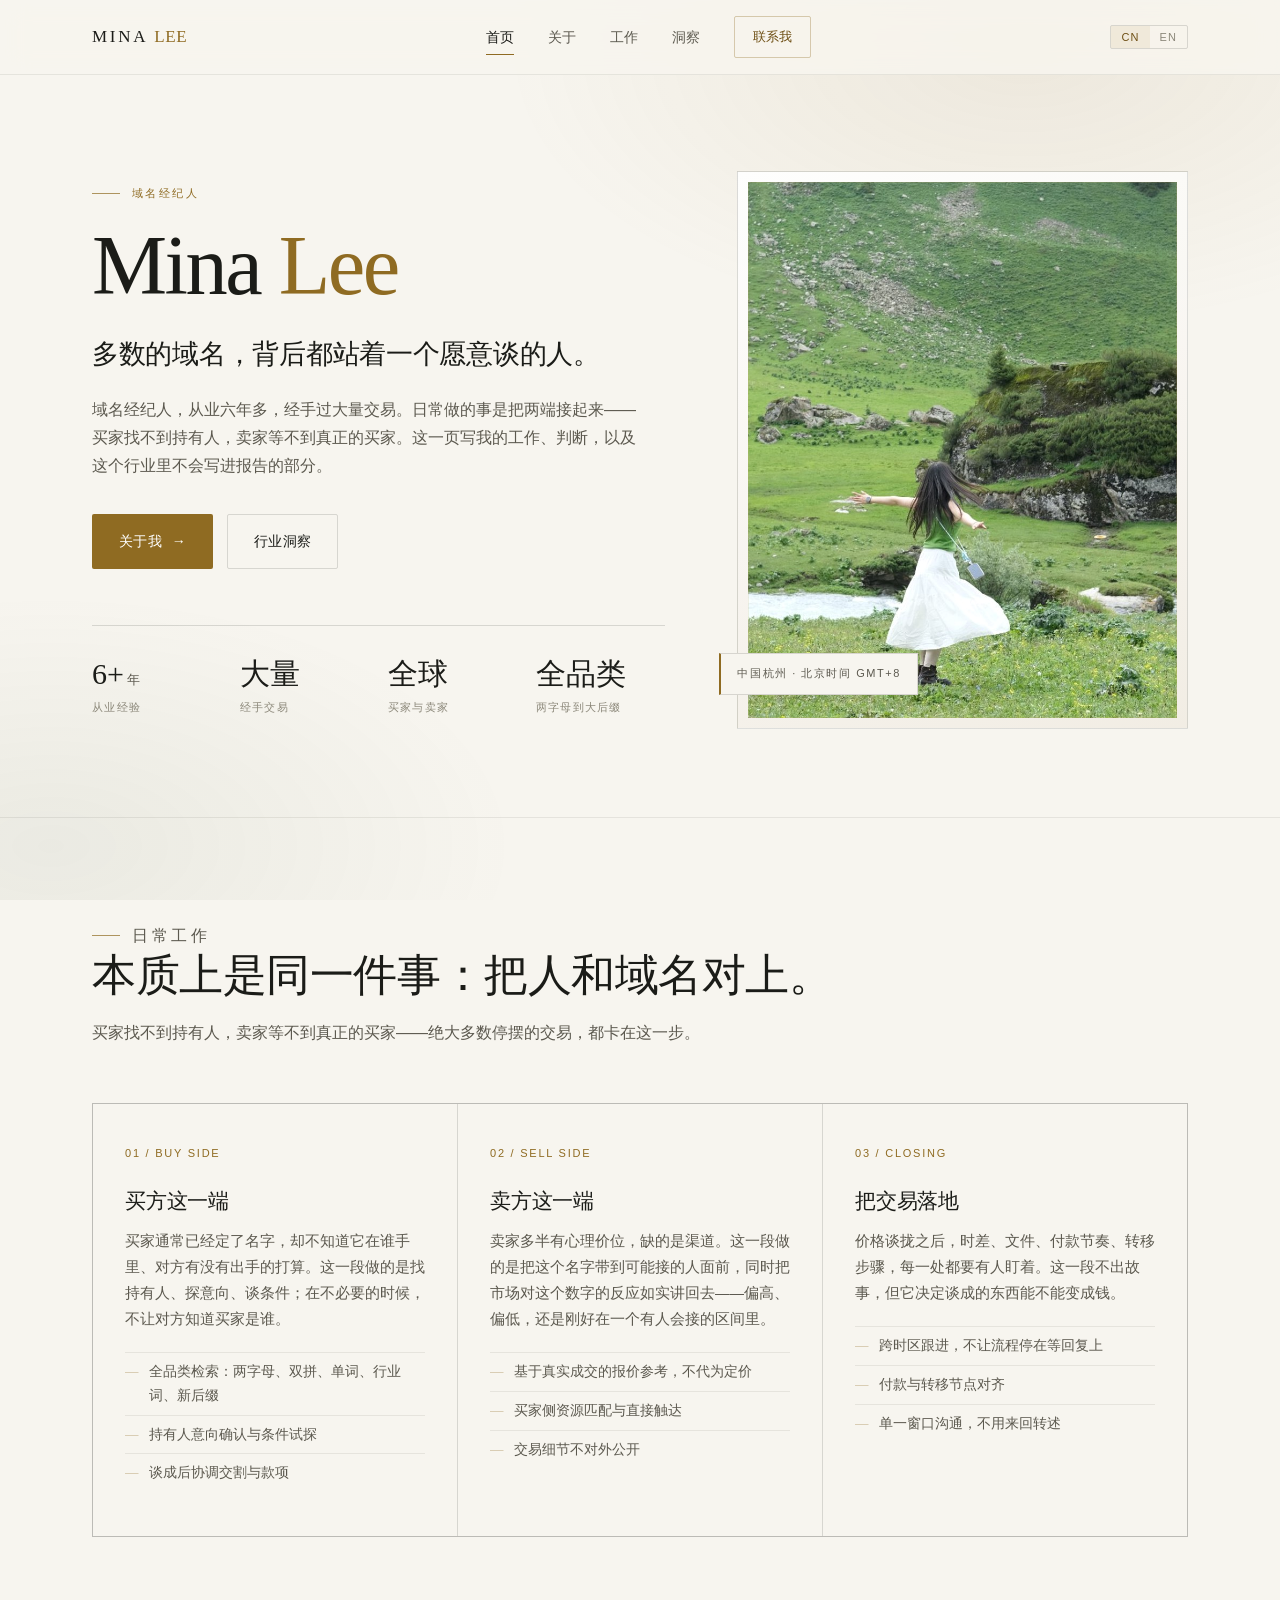
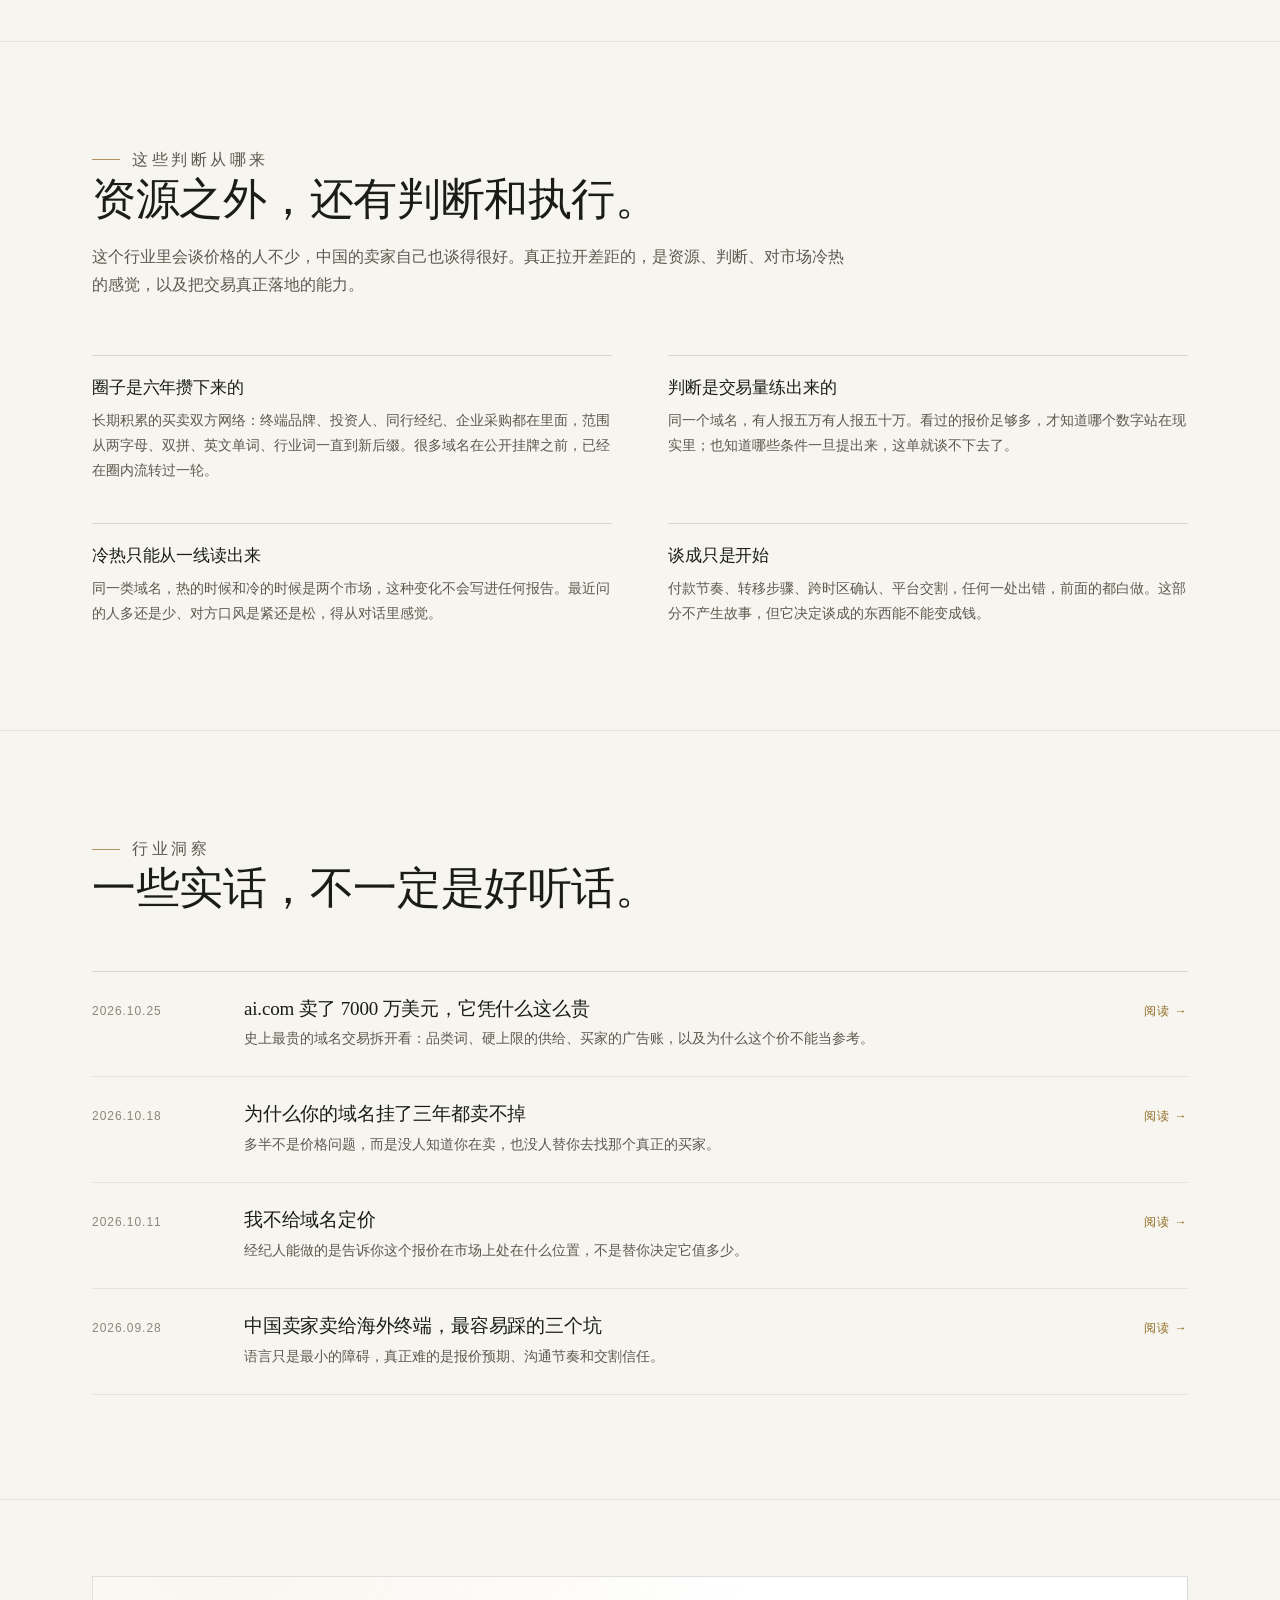
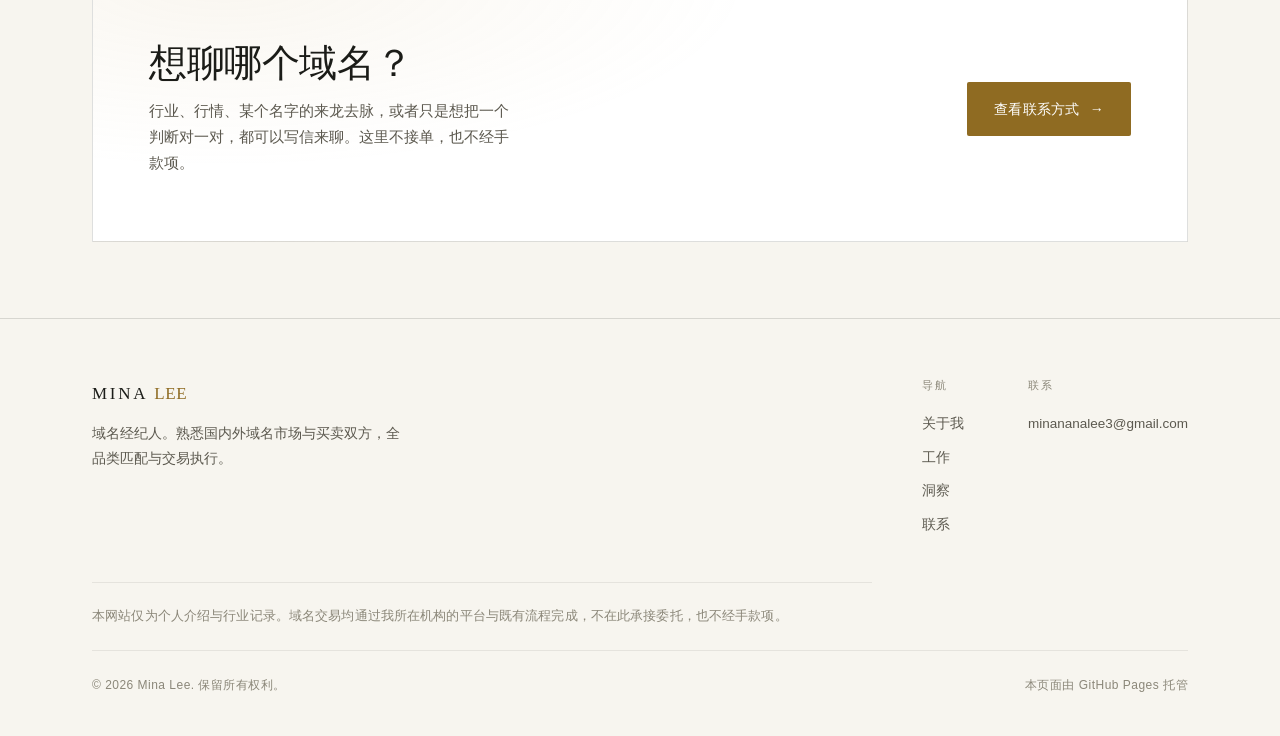
<file: index.html>
<!DOCTYPE html>
<html lang="zh-CN">
<head>
<meta charset="UTF-8">
<meta name="viewport" content="width=device-width, initial-scale=1">
<title>Mina Lee — 域名经纪人</title>
<meta name="description" content="Mina Lee，域名经纪人。从业六年多，经手过大量交易，熟悉国内外域名市场与买卖双方，擅长全品类域名的匹配、议价与交易执行。">
<meta name="theme-color" content="#F7F5EF">
<meta property="og:title" content="Mina Lee — Domain Broker">
<meta property="og:description" content="Six-plus years, a large volume of deals. At home in the market and its buyers and sellers, here and abroad.">
<link rel="canonical" href="https://minalee3.github.io/">
<meta property="og:url" content="https://minalee3.github.io/">
<meta property="og:site_name" content="Mina Lee">
<meta property="og:type" content="website">
<meta property="og:image" content="https://minalee3.github.io/assets/og-cover.jpg">
<meta property="og:image:width" content="1200">
<meta property="og:image:height" content="630">
<meta property="og:image:alt" content="Mina Lee — Domain Broker">
<meta property="og:locale" content="zh_CN">
<meta property="og:locale:alternate" content="en_US">
<meta name="twitter:card" content="summary_large_image">
<meta name="twitter:image" content="https://minalee3.github.io/assets/og-cover.jpg">
<link rel="icon" href="assets/favicon.svg" type="image/svg+xml">
<link rel="stylesheet" href="assets/style.css">
</head>
<body data-title-zh="Mina Lee — 域名经纪人" data-title-en="Mina Lee — Domain Broker">

<header class="site-header">
  <div class="wrap header-inner">
    <a class="brand" href="index.html">MINA<span>LEE</span></a>
    <nav class="nav" id="nav">
      <a href="index.html" class="is-current" data-zh="首页" data-en="Home">首页</a>
      <a href="about.html" data-zh="关于" data-en="About">关于</a>
      <a href="services.html" data-zh="工作" data-en="Work">工作</a>
      <a href="insights.html" data-zh="洞察" data-en="Insights">洞察</a>
      <a href="contact.html" class="nav-cta" data-zh="联系我" data-en="Get in touch">联系我</a>
    </nav>
    <div class="header-right">
      <div class="lang" role="group" aria-label="Language">
        <button type="button" data-lang="zh" class="is-active">CN</button>
        <button type="button" data-lang="en">EN</button>
      </div>
      <button class="menu-btn" type="button" aria-label="Menu"><i></i></button>
    </div>
  </div>
</header>

<main>

  <!-- ================= HERO ================= -->
  <section class="hero">
    <div class="wrap">
      <div class="hero-grid">
        <div>
          <p class="eyebrow" data-zh="域名经纪人" data-en="Domain Broker">域名经纪人</p>

          <h1>Mina <em>Lee</em></h1>

          <h2 class="hero-sub"
              data-zh="多数的域名，背后都站着一个愿意谈的人。"
              data-en="Behind most names, there is someone willing to talk.">多数的域名，背后都站着一个愿意谈的人。</h2>

          <p class="hero-copy"
             data-zh="域名经纪人，从业六年多，经手过大量交易。日常做的事是把两端接起来——买家找不到持有人，卖家等不到真正的买家。这一页写我的工作、判断，以及这个行业里不会写进报告的部分。"
             data-en="Domain broker. Six-plus years, a large volume of deals behind me. The work is connecting two ends: buyers who can't reach the owner, sellers who never meet the buyer that matters. This page is about the work, the judgement behind it, and the parts of this trade that never reach a report.">域名经纪人，从业六年多，经手过大量交易。日常做的事是把两端接起来——买家找不到持有人，卖家等不到真正的买家。这一页写我的工作、判断，以及这个行业里不会写进报告的部分。</p>

          <div class="actions">
            <a class="btn btn-primary" href="about.html">
              <span data-zh="关于我" data-en="About me">关于我</span>
              <span class="arw">→</span>
            </a>
            <a class="btn btn-ghost" href="insights.html">
              <span data-zh="行业洞察" data-en="Industry notes">行业洞察</span>
            </a>
          </div>

          <div class="stats">
            <div class="stat">
              <span class="num">6+<small data-zh="年" data-en="yrs">年</small></span>
              <span class="lab" data-zh="从业经验" data-en="Experience">从业经验</span>
            </div>
            <div class="stat">
              <span class="num" data-zh="大量" data-en="High volume">大量</span>
              <span class="lab" data-zh="经手交易" data-en="Deal flow">经手交易</span>
            </div>
            <div class="stat">
              <span class="num" data-zh="全球" data-en="Global">全球</span>
              <span class="lab" data-zh="买家与卖家" data-en="Buyers &amp; sellers">买家与卖家</span>
            </div>
            <div class="stat">
              <span class="num" data-zh="全品类" data-en="All types">全品类</span>
              <span class="lab" data-zh="两字母到大后缀" data-en="From LL.com to new gTLDs">两字母到大后缀</span>
            </div>
          </div>
        </div>

        <div class="portrait">
          <div class="portrait-frame">
            <img src="assets/portrait.jpg" alt="Mina Lee, domain broker" width="800" height="1000">
          </div>
          <div class="portrait-tag" data-zh="中国杭州 · 北京时间 GMT+8" data-en="Hangzhou, China · GMT+8">中国杭州 · 北京时间 GMT+8</div>
        </div>
      </div>
    </div>
  </section>

  <!-- ================= SERVICES ================= -->
  <section id="services" class="block">
    <div class="wrap">
      <div class="section-head reveal">
        <p class="eyebrow" data-zh="日常工作" data-en="Day to day">日常工作</p>
        <h2 data-zh="本质上是同一件事：把人和域名对上。"
            data-en="One job, really: putting the right name in front of the right person.">本质上是同一件事：把人和域名对上。</h2>
        <p data-zh="买家找不到持有人，卖家等不到真正的买家——绝大多数停摆的交易，都卡在这一步。"
           data-en="Buyers can't reach owners; sellers never meet the buyer who matters. That's where most deals stop.">买家找不到持有人，卖家等不到真正的买家——绝大多数停摆的交易，都卡在这一步。</p>
      </div>

      <div class="svc-grid reveal">
        <article class="svc">
          <span class="idx">01 / BUY SIDE</span>
          <h3 data-zh="买方这一端" data-en="On the buy side">买方这一端</h3>
          <p data-zh="买家通常已经定了名字，却不知道它在谁手里、对方有没有出手的打算。这一段做的是找持有人、探意向、谈条件；在不必要的时候，不让对方知道买家是谁。"
             data-en="The buyer usually knows the name already — not who holds it, or whether they would part with it. The work is finding the owner, testing intent, negotiating terms, and not revealing who the buyer is when there's no need to.">买家通常已经定了名字，却不知道它在谁手里、对方有没有出手的打算。这一段做的是找持有人、探意向、谈条件；在不必要的时候，不让对方知道买家是谁。</p>
          <ul>
            <li data-zh="全品类检索：两字母、双拼、单词、行业词、新后缀" data-en="Any category: LL/LNN .com, pinyin, dictionary words, new gTLDs">全品类检索：两字母、双拼、单词、行业词、新后缀</li>
            <li data-zh="持有人意向确认与条件试探" data-en="Owner intent and terms tested quietly">持有人意向确认与条件试探</li>
            <li data-zh="谈成后协调交割与款项" data-en="Transfer and payment coordination once agreed">谈成后协调交割与款项</li>
          </ul>
        </article>

        <article class="svc">
          <span class="idx">02 / SELL SIDE</span>
          <h3 data-zh="卖方这一端" data-en="On the sell side">卖方这一端</h3>
          <p data-zh="卖家多半有心理价位，缺的是渠道。这一段做的是把这个名字带到可能接的人面前，同时把市场对这个数字的反应如实讲回去——偏高、偏低，还是刚好在一个有人会接的区间里。"
             data-en="The seller usually has a number and lacks a channel. The work is putting the name in front of people who might take it, and reporting back honestly what the market says about that number — high, low, or right inside a range someone will pay.">卖家多半有心理价位，缺的是渠道。这一段做的是把这个名字带到可能接的人面前，同时把市场对这个数字的反应如实讲回去——偏高、偏低，还是刚好在一个有人会接的区间里。</p>
          <ul>
            <li data-zh="基于真实成交的报价参考，不代为定价" data-en="Reference points from real sales — never a price invented by me">基于真实成交的报价参考，不代为定价</li>
            <li data-zh="买家侧资源匹配与直接触达" data-en="Matching against the buyer side, then reaching out directly">买家侧资源匹配与直接触达</li>
            <li data-zh="交易细节不对外公开" data-en="Deal details stay private">交易细节不对外公开</li>
          </ul>
        </article>

        <article class="svc">
          <span class="idx">03 / CLOSING</span>
          <h3 data-zh="把交易落地" data-en="Landing the deal">把交易落地</h3>
          <p data-zh="价格谈拢之后，时差、文件、付款节奏、转移步骤，每一处都要有人盯着。这一段不出故事，但它决定谈成的东西能不能变成钱。"
             data-en="Once the numbers line up, someone has to watch the time zones, the paperwork, the payment sequence and the transfer steps. No story here — but it decides whether an agreement becomes money.">价格谈拢之后，时差、文件、付款节奏、转移步骤，每一处都要有人盯着。这一段不出故事，但它决定谈成的东西能不能变成钱。</p>
          <ul>
            <li data-zh="跨时区跟进，不让流程停在等回复上" data-en="Follow-through across time zones">跨时区跟进，不让流程停在等回复上</li>
            <li data-zh="付款与转移节点对齐" data-en="Payment and transfer milestones aligned">付款与转移节点对齐</li>
            <li data-zh="单一窗口沟通，不用来回转述" data-en="One point of contact instead of relayed messages">单一窗口沟通，不用来回转述</li>
          </ul>
        </article>
      </div>
    </div>
  </section>

  <!-- ================= WHY ================= -->
  <section class="block" id="why">
    <div class="wrap">
      <div class="section-head reveal">
        <p class="eyebrow" data-zh="这些判断从哪来" data-en="Where the judgement comes from">这些判断从哪来</p>
        <h2 data-zh="资源之外，还有判断和执行。"
            data-en="Beyond resources: judgement, and execution.">资源之外，还有判断和执行。</h2>
        <p data-zh="这个行业里会谈价格的人不少，中国的卖家自己也谈得很好。真正拉开差距的，是资源、判断、对市场冷热的感觉，以及把交易真正落地的能力。"
           data-en="Plenty of people can haggle; Chinese sellers negotiate well on their own. What separates brokers is resources, judgement, a read on how hot the market runs, and the ability to actually land a deal.">这个行业里会谈价格的人不少，中国的卖家自己也谈得很好。真正拉开差距的，是资源、判断、对市场冷热的感觉，以及把交易真正落地的能力。</p>
      </div>

      <div class="talks two reveal">
        <div class="talk">
          <h3 data-zh="圈子是六年攒下来的" data-en="A network built over six years">圈子是六年攒下来的</h3>
          <p data-zh="长期积累的买卖双方网络：终端品牌、投资人、同行经纪、企业采购都在里面，范围从两字母、双拼、英文单词、行业词一直到新后缀。很多域名在公开挂牌之前，已经在圈内流转过一轮。"
             data-en="A network built over years on both sides — end-user brands, investors, fellow brokers, corporate buyers — spanning two-letter .coms, pinyin, dictionary words, industry terms and new gTLDs. Many names change hands inside the circle long before they are ever listed.">长期积累的买卖双方网络：终端品牌、投资人、同行经纪、企业采购都在里面，范围从两字母、双拼、英文单词、行业词一直到新后缀。很多域名在公开挂牌之前，已经在圈内流转过一轮。</p>
        </div>
        <div class="talk">
          <h3 data-zh="判断是交易量练出来的" data-en="Judgement comes from volume">判断是交易量练出来的</h3>
          <p data-zh="同一个域名，有人报五万有人报五十万。看过的报价足够多，才知道哪个数字站在现实里；也知道哪些条件一旦提出来，这单就谈不下去了。"
             data-en="The same name draws a 50,000 quote from one person and 500,000 from another. Only after seeing enough prices do you know which number rests on anything real — and which terms end a conversation the moment they are raised.">同一个域名，有人报五万有人报五十万。看过的报价足够多，才知道哪个数字站在现实里；也知道哪些条件一旦提出来，这单就谈不下去了。</p>
        </div>
        <div class="talk">
          <h3 data-zh="冷热只能从一线读出来" data-en="Heat is only felt up close">冷热只能从一线读出来</h3>
          <p data-zh="同一类域名，热的时候和冷的时候是两个市场，这种变化不会写进任何报告。最近问的人多还是少、对方口风是紧还是松，得从对话里感觉。"
             data-en="The same category is two different markets when it is hot and when it is cold, and that shift never shows up in any report. Whether more people are asking this month, whether the tone has tightened — it has to be read from conversations.">同一类域名，热的时候和冷的时候是两个市场，这种变化不会写进任何报告。最近问的人多还是少、对方口风是紧还是松，得从对话里感觉。</p>
        </div>
        <div class="talk">
          <h3 data-zh="谈成只是开始" data-en="Closing is only the start">谈成只是开始</h3>
          <p data-zh="付款节奏、转移步骤、跨时区确认、平台交割，任何一处出错，前面的都白做。这部分不产生故事，但它决定谈成的东西能不能变成钱。"
             data-en="Payment sequence, transfer steps, cross-time-zone confirmation, escrow handover — one mistake anywhere and the earlier work is wasted. It produces no story, but it decides whether a deal becomes money.">付款节奏、转移步骤、跨时区确认、平台交割，任何一处出错，前面的都白做。这部分不产生故事，但它决定谈成的东西能不能变成钱。</p>
        </div>
      </div>
    </div>
  </section>

  <!-- ================= INSIGHTS ================= -->
  <section id="insights" class="block">
    <div class="wrap">
      <div class="section-head reveal">
        <p class="eyebrow" data-zh="行业洞察" data-en="Insights">行业洞察</p>
        <h2 data-zh="一些实话，不一定是好听话。" data-en="A few plain answers, not necessarily comfortable ones.">一些实话，不一定是好听话。</h2>
      </div>

      <div class="rows reveal">
        <a class="row" href="posts/ai-com-70m.html">
          <span class="date">2026.10.25</span>
          <div>
            <h3 data-zh="ai.com 卖了 7000 万美元，它凭什么这么贵" data-en="ai.com sold for $70 million. Why is it worth that?">ai.com 卖了 7000 万美元，它凭什么这么贵</h3>
            <p data-zh="史上最贵的域名交易拆开看：品类词、硬上限的供给、买家的广告账，以及为什么这个价不能当参考。"
               data-en="The priciest domain sale on record, taken apart: a category word, a hard supply ceiling, the buyer's media arithmetic — and why it isn't a benchmark.">史上最贵的域名交易拆开看：品类词、硬上限的供给、买家的广告账，以及为什么这个价不能当参考。</p>
          </div>
          <span class="go" data-zh="阅读 →" data-en="Read →">阅读 →</span>
        </a>


        <a class="row" href="posts/why-a-broker.html">
          <span class="date">2026.10.18</span>
          <div>
            <h3 data-zh="为什么你的域名挂了三年都卖不掉" data-en="Why your domain has sat unsold for three years">为什么你的域名挂了三年都卖不掉</h3>
            <p data-zh="多半不是价格问题，而是没人知道你在卖，也没人替你去找那个真正的买家。"
               data-en="Usually not the price. Nobody knew it was for sale, and nobody went looking for the right buyer.">多半不是价格问题，而是没人知道你在卖，也没人替你去找那个真正的买家。</p>
          </div>
          <span class="go" data-zh="阅读 →" data-en="Read →">阅读 →</span>
        </a>

        <a class="row" href="posts/valuation.html">
          <span class="date">2026.10.11</span>
          <div>
            <h3 data-zh="我不给域名定价" data-en="I don't price domains">我不给域名定价</h3>
            <p data-zh="经纪人能做的是告诉你这个报价在市场上处在什么位置，不是替你决定它值多少。"
               data-en="What a broker can do is tell you where a number sits in the market — not decide what the name is worth.">经纪人能做的是告诉你这个报价在市场上处在什么位置，不是替你决定它值多少。</p>
          </div>
          <span class="go" data-zh="阅读 →" data-en="Read →">阅读 →</span>
        </a>

        <a class="row" href="posts/welcome.html">
          <span class="date">2026.09.28</span>
          <div>
            <h3 data-zh="中国卖家卖给海外终端，最容易踩的三个坑" data-en="Three traps when selling to overseas end-users">中国卖家卖给海外终端，最容易踩的三个坑</h3>
            <p data-zh="语言只是最小的障碍，真正难的是报价预期、沟通节奏和交割信任。"
               data-en="Language is the smallest obstacle. Expectations, pace and transfer trust are the real ones.">语言只是最小的障碍，真正难的是报价预期、沟通节奏和交割信任。</p>
          </div>
          <span class="go" data-zh="阅读 →" data-en="Read →">阅读 →</span>
        </a>
      </div>
    </div>
  </section>

  <!-- ================= CTA ================= -->
  <section id="contact-cta" class="block tight">
    <div class="wrap">
      <div class="cta-band reveal">
        <div>
          <h2 data-zh="想聊哪个域名？" data-en="A name you'd like to talk about?">想聊哪个域名？</h2>
          <p data-zh="行业、行情、某个名字的来龙去脉，或者只是想把一个判断对一对，都可以写信来聊。这里不接单，也不经手款项。"
             data-en="The trade, the market, where a particular name came from — or simply a second opinion on a number. Write to me. No mandates are taken here, and no funds pass through me.">行业、行情、某个名字的来龙去脉，或者只是想把一个判断对一对，都可以写信来聊。这里不接单，也不经手款项。</p>
        </div>
        <a class="btn btn-primary" href="contact.html">
          <span data-zh="查看联系方式" data-en="Contact details">查看联系方式</span>
          <span class="arw">→</span>
        </a>
      </div>
    </div>
  </section>

</main>

<footer class="site-footer">
  <div class="wrap">
    <div class="foot-grid">
      <div class="foot-brand">
        <a class="brand" href="index.html">MINA<span>LEE</span></a>
        <p data-zh="域名经纪人。熟悉国内外域名市场与买卖双方，全品类匹配与交易执行。"
           data-en="Domain broker. At home in the market and its buyers and sellers, here and abroad — matching, negotiation and execution across every category.">域名经纪人。熟悉国内外域名市场与买卖双方，全品类匹配与交易执行。</p>
      </div>
      <div class="foot-links">
        <div class="foot-col">
          <h4 data-zh="导航" data-en="Site">导航</h4>
          <a href="about.html" data-zh="关于我" data-en="About">关于我</a>
          <a href="services.html" data-zh="工作" data-en="Work">工作</a>
          <a href="insights.html" data-zh="洞察" data-en="Insights">洞察</a>
          <a href="contact.html" data-zh="联系" data-en="Contact">联系</a>
        </div>
        <div class="foot-col">
          <h4 data-zh="联系" data-en="Reach me">联系</h4>
          <a href="mailto:minananalee3@gmail.com">minananalee3@gmail.com</a>
        </div>
      </div>
    </div>
    <div class="foot-note">
      <p data-zh="本网站仅为个人介绍与行业记录。域名交易均通过我所在机构的平台与既有流程完成，不在此承接委托，也不经手款项。"
         data-en="This site is a personal introduction and a record of industry notes. All domain transactions run through my firm's platform and existing process — no mandates are taken here, and no funds pass through me.">本网站仅为个人介绍与行业记录。域名交易均通过我所在机构的平台与既有流程完成，不在此承接委托，也不经手款项。</p>
    </div>
    <div class="foot-bottom">
      <span>© <span id="yr">2026</span> Mina Lee. <span data-zh="保留所有权利。" data-en="All rights reserved.">保留所有权利。</span></span>
      <span data-zh="本页面由 GitHub Pages 托管" data-en="Hosted on GitHub Pages">本页面由 GitHub Pages 托管</span>
    </div>
  </div>
</footer>

<script src="assets/main.js"></script>
</body>
</html>
</file>
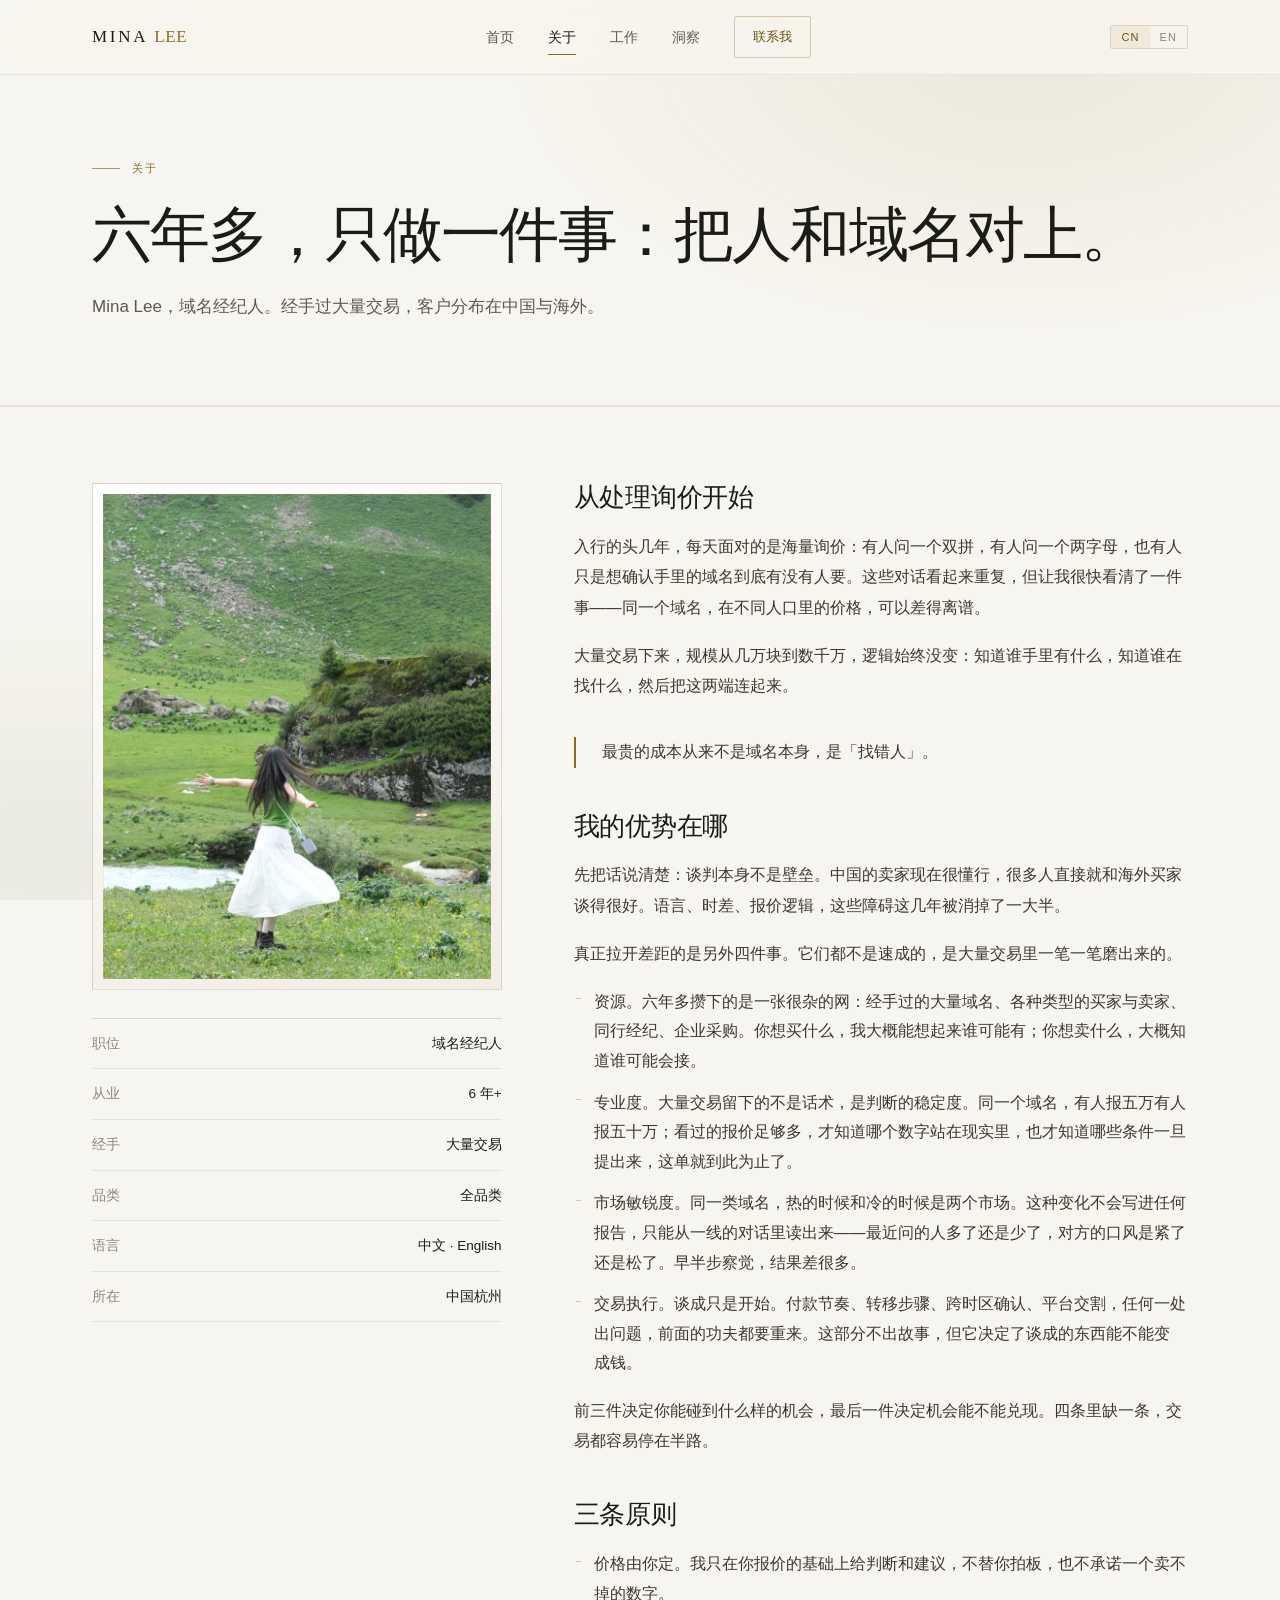
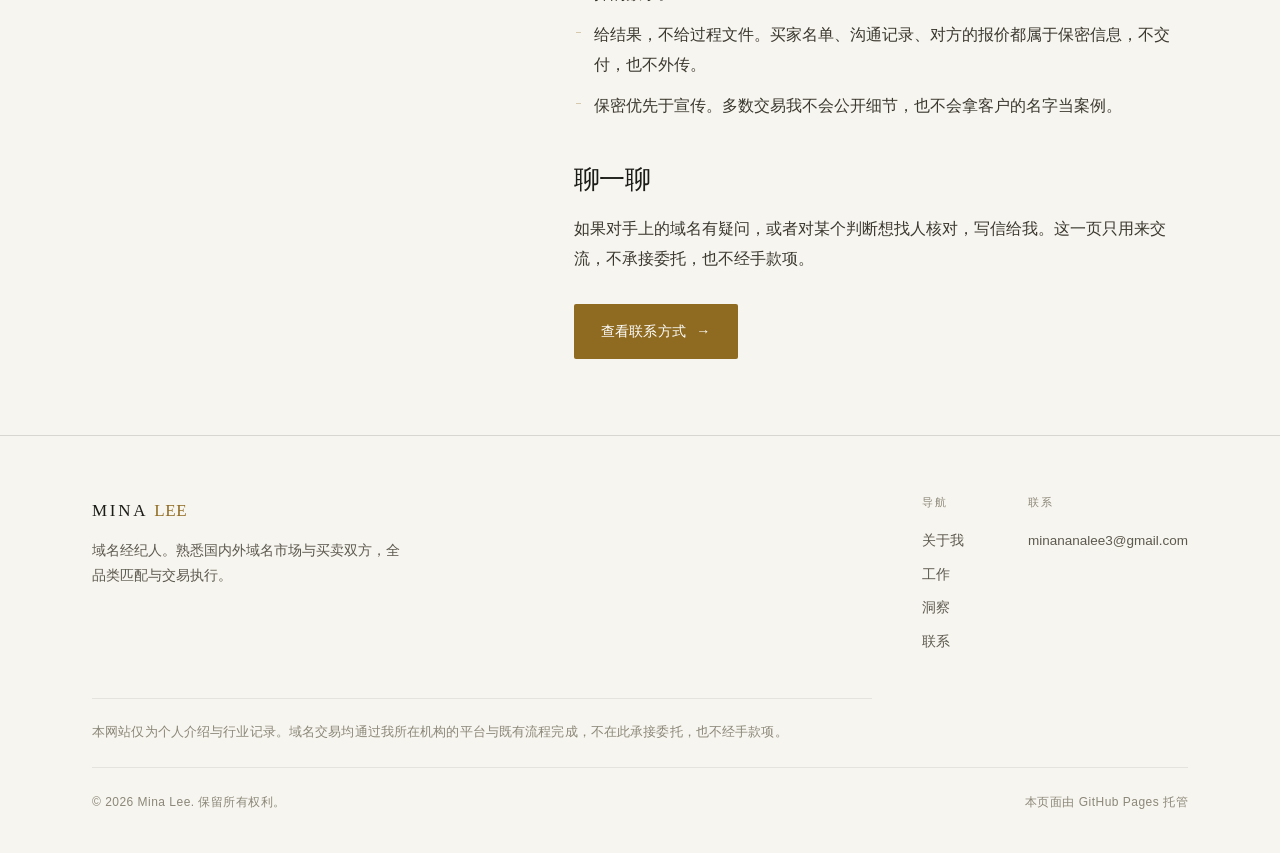
<file: about.html>
<!DOCTYPE html>
<html lang="zh-CN">
<head>
<meta charset="UTF-8">
<meta name="viewport" content="width=device-width, initial-scale=1">
<title>关于 Mina Lee — 域名经纪人</title>
<meta name="description" content="Mina Lee，域名经纪人，从业六年多，经手过大量交易。熟悉国内外域名市场与买卖双方，擅长全品类域名的匹配、议价与交易执行。">
<meta name="theme-color" content="#F7F5EF">
<link rel="canonical" href="https://minalee3.github.io/about.html">
<meta property="og:title" content="关于 Mina Lee — 域名经纪人">
<meta property="og:description" content="从业六年多，经手过大量交易。熟悉国内外域名市场与买卖双方。">
<meta property="og:url" content="https://minalee3.github.io/about.html">
<meta property="og:site_name" content="Mina Lee">
<meta property="og:type" content="website">
<meta property="og:image" content="https://minalee3.github.io/assets/og-cover.jpg">
<meta property="og:image:width" content="1200">
<meta property="og:image:height" content="630">
<meta property="og:image:alt" content="Mina Lee — Domain Broker">
<meta property="og:locale" content="zh_CN">
<meta property="og:locale:alternate" content="en_US">
<meta name="twitter:card" content="summary_large_image">
<meta name="twitter:image" content="https://minalee3.github.io/assets/og-cover.jpg">
<link rel="icon" href="assets/favicon.svg" type="image/svg+xml">
<link rel="stylesheet" href="assets/style.css">
</head>
<body data-title-zh="关于 Mina Lee — 域名经纪人" data-title-en="About Mina Lee — Domain Broker">

<header class="site-header">
  <div class="wrap header-inner">
    <a class="brand" href="index.html">MINA<span>LEE</span></a>
    <nav class="nav" id="nav">
      <a href="index.html" data-zh="首页" data-en="Home">首页</a>
      <a href="about.html" class="is-current" data-zh="关于" data-en="About">关于</a>
      <a href="services.html" data-zh="工作" data-en="Work">工作</a>
      <a href="insights.html" data-zh="洞察" data-en="Insights">洞察</a>
      <a href="contact.html" class="nav-cta" data-zh="联系我" data-en="Get in touch">联系我</a>
    </nav>
    <div class="header-right">
      <div class="lang" role="group" aria-label="Language">
        <button type="button" data-lang="zh" class="is-active">CN</button>
        <button type="button" data-lang="en">EN</button>
      </div>
      <button class="menu-btn" type="button" aria-label="Menu"><i></i></button>
    </div>
  </div>
</header>

<main>

  <section class="page-head">
    <div class="wrap">
      <p class="eyebrow" data-zh="关于" data-en="About">关于</p>
      <h1 data-zh="六年多，只做<span class='nw'>一件事</span>：把人和域名对上。"
          data-en="Six-plus years of one thing: putting names in front of people.">六年多，只做<span class="nw">一件事</span>：把人和域名对上。</h1>
      <p class="lede" data-zh="Mina Lee，域名经纪人。经手过大量交易，客户分布在中国与海外。"
         data-en="Mina Lee, domain broker. A large volume of deals behind me, with clients in China and abroad.">Mina Lee，域名经纪人。经手过大量交易，客户分布在中国与海外。</p>
    </div>
  </section>

  <section class="block tight">
    <div class="wrap">
      <div class="about-grid">

        <aside class="side">
          <div class="portrait-frame">
            <img src="assets/portrait.jpg" alt="Mina Lee, domain broker" width="800" height="1000">
          </div>
          <dl class="facts">
            <div class="fact"><dt data-zh="职位" data-en="Role">职位</dt><dd data-zh="域名经纪人" data-en="Domain Broker">域名经纪人</dd></div>
            <div class="fact"><dt data-zh="从业" data-en="Since">从业</dt><dd data-zh="6 年+" data-en="6+ years">6 年+</dd></div>
            <div class="fact"><dt data-zh="经手" data-en="Handled">经手</dt><dd data-zh="大量交易" data-en="High deal volume">大量交易</dd></div>
            <div class="fact"><dt data-zh="品类" data-en="Categories">品类</dt><dd data-zh="全品类" data-en="All categories">全品类</dd></div>
            <div class="fact"><dt data-zh="语言" data-en="Languages">语言</dt><dd data-zh="中文 · English" data-en="Mandarin · English">中文 · English</dd></div>
            <div class="fact"><dt data-zh="所在" data-en="Based in">所在</dt><dd data-zh="中国杭州" data-en="Hangzhou, China">中国杭州</dd></div>
          </dl>
        </aside>

        <div class="prose">
          <h2 data-zh="从处理询价开始" data-en="Starting from the inbox">从处理询价开始</h2>
          <p data-zh="入行的头几年，每天面对的是海量询价：有人问一个双拼，有人问一个两字母，也有人只是想确认手里的域名到底有没有人要。这些对话看起来重复，但让我很快看清了一件事——同一个域名，在不同人口里的价格，可以差得离谱。"
             data-en="My first years were spent in the inbox: quote requests for pinyin names, two-letter .coms, and plenty of owners simply asking whether anyone wanted their name at all. Repetitive as it was, it taught me one thing fast — the same domain can carry wildly different prices depending on who is asking.">入行的头几年，每天面对的是海量询价：有人问一个双拼，有人问一个两字母，也有人只是想确认手里的域名到底有没有人要。这些对话看起来重复，但让我很快看清了一件事——同一个域名，在不同人口里的价格，可以差得离谱。</p>

          <p data-zh="大量交易下来，规模从几万块到数千万，逻辑始终没变：知道谁手里有什么，知道谁在找什么，然后把这两端连起来。"
             data-en="After a large volume of deals, from tens of thousands of RMB to the tens of millions, the logic hasn't changed: know who holds what, know who is looking for what, and connect the two.">大量交易下来，规模从几万块到数千万，逻辑始终没变：知道谁手里有什么，知道谁在找什么，然后把这两端连起来。</p>

          <p class="pull" data-zh="最贵的成本从来不是域名本身，是「找错人」。"
             data-en="The most expensive thing in a domain deal is never the domain. It's looking in the wrong place.">最贵的成本从来不是域名本身，是「找错人」。</p>

          <h2 data-zh="我的优势在哪" data-en="Where I actually add value">我的优势在哪</h2>
          <p data-zh="先把话说清楚：谈判本身不是壁垒。中国的卖家现在很懂行，很多人直接就和海外买家谈得很好。语言、时差、报价逻辑，这些障碍这几年被消掉了一大半。"
             data-en="Let's be direct: negotiation is not the moat. Chinese sellers today know this market well, and plenty of them deal with overseas buyers directly and effectively. Language, time zones, pricing logic — most of those barriers have eroded.">先把话说清楚：谈判本身不是壁垒。中国的卖家现在很懂行，很多人直接就和海外买家谈得很好。语言、时差、报价逻辑，这些障碍这几年被消掉了一大半。</p>

          <p data-zh="真正拉开差距的是另外四件事。它们都不是速成的，是大量交易里一笔一笔磨出来的。"
             data-en="What does separate brokers is four other things. None of them is quick to acquire; each was paid for one deal at a time.">真正拉开差距的是另外四件事。它们都不是速成的，是大量交易里一笔一笔磨出来的。</p>

          <ul>
            <li data-zh="资源。六年多攒下的是一张很杂的网：经手过的大量域名、各种类型的买家与卖家、同行经纪、企业采购。你想买什么，我大概能想起来谁可能有；你想卖什么，大概知道谁可能会接。"
                data-en="Resources. Six years builds a very mixed network — a great many names seen at home and abroad, buyers and sellers of every kind, fellow brokers, corporate buyers. If you want to buy, I can usually name who might hold it; if you want to sell, who might take it."><strong>资源。</strong>六年多攒下的是一张很杂的网：经手过的大量域名、各种类型的买家与卖家、同行经纪、企业采购。你想买什么，我大概能想起来谁可能有；你想卖什么，大概知道谁可能会接。</li>
            <li data-zh="专业度。大量交易留下的不是话术，是判断的稳定度。同一个域名，有人报五万有人报五十万；看过的报价足够多，才知道哪个数字站在现实里，也才知道哪些条件一旦提出来，这单就到此为止了。"
                data-en="Professionalism. What a large volume of deals leaves behind is not a script but consistency of judgement. The same name draws a 50,000 quote from one person and 500,000 from another; after enough of them you know which number rests on anything real — and which terms kill the deal the moment they are raised."><strong>专业度。</strong>大量交易留下的不是话术，是判断的稳定度。同一个域名，有人报五万有人报五十万；看过的报价足够多，才知道哪个数字站在现实里，也才知道哪些条件一旦提出来，这单就到此为止了。</li>
            <li data-zh="市场敏锐度。同一类域名，热的时候和冷的时候是两个市场。这种变化不会写进任何报告，只能从一线的对话里读出来——最近问的人多了还是少了，对方的口风是紧了还是松了。早半步察觉，结果差很多。"
                data-en="Market feel. The same category is two different markets when it is hot and when it is cold. That shift never makes it into a report; it has to be read from conversations — whether more people are asking this month, whether the tone has tightened or eased. Half a step earlier makes a real difference."><strong>市场敏锐度。</strong>同一类域名，热的时候和冷的时候是两个市场。这种变化不会写进任何报告，只能从一线的对话里读出来——最近问的人多了还是少了，对方的口风是紧了还是松了。早半步察觉，结果差很多。</li>
            <li data-zh="交易执行。谈成只是开始。付款节奏、转移步骤、跨时区确认、平台交割，任何一处出问题，前面的功夫都要重来。这部分不出故事，但它决定了谈成的东西能不能变成钱。"
                data-en="Execution. Agreeing a price is only the start. Payment sequence, transfer steps, cross-time-zone confirmation, escrow handover — a problem anywhere and the earlier work is redone. It makes no story, but it decides whether the deal becomes money."><strong>交易执行。</strong>谈成只是开始。付款节奏、转移步骤、跨时区确认、平台交割，任何一处出问题，前面的功夫都要重来。这部分不出故事，但它决定了谈成的东西能不能变成钱。</li>
          </ul>

          <p data-zh="前三件决定你能碰到什么样的机会，最后一件决定机会能不能兑现。四条里缺一条，交易都容易停在半路。"
             data-en="The first three decide which opportunities reach you. The last decides whether they turn into anything. Take any one away and deals tend to stall halfway.">前三件决定你能碰到什么样的机会，最后一件决定机会能不能兑现。四条里缺一条，交易都容易停在半路。</p>

          <h2 data-zh="三条原则" data-en="Three principles">三条原则</h2>
          <ul>
            <li data-zh="价格由你定。我只在你报价的基础上给判断和建议，不替你拍板，也不承诺一个卖不掉的数字。" data-en="You set the price. I advise on the number you give me — I don't decide it for you, and I won't promise a figure the market won't pay.">价格由你定。我只在你报价的基础上给判断和建议，不替你拍板，也不承诺一个卖不掉的数字。</li>
            <li data-zh="给结果，不给过程文件。买家名单、沟通记录、对方的报价都属于保密信息，不交付，也不外传。" data-en="Outcomes, not paperwork. Buyer lists, correspondence and counterparties' offers stay confidential — not handed over, not passed on.">给结果，不给过程文件。买家名单、沟通记录、对方的报价都属于保密信息，不交付，也不外传。</li>
            <li data-zh="保密优先于宣传。多数交易我不会公开细节，也不会拿客户的名字当案例。" data-en="Confidentiality over marketing. Most deals stay private, and client names are never used as case studies.">保密优先于宣传。多数交易我不会公开细节，也不会拿客户的名字当案例。</li>
          </ul>

          <h2 data-zh="聊一聊" data-en="Let's talk">聊一聊</h2>
          <p data-zh="如果对手上的域名有疑问，或者对某个判断想找人核对，写信给我。这一页只用来交流，不承接委托，也不经手款项。"
             data-en="If you have a question about a name, or want a second opinion on a number, write to me. This page is for conversation — no mandates are taken here, and no funds pass through me.">如果对手上的域名有疑问，或者对某个判断想找人核对，写信给我。这一页只用来交流，不承接委托，也不经手款项。</p>
          <a class="btn btn-primary" href="contact.html" style="margin-top:12px;">
            <span data-zh="查看联系方式" data-en="Contact details">查看联系方式</span><span class="arw">→</span>
          </a>
        </div>

      </div>
    </div>
  </section>

</main>

<footer class="site-footer">
  <div class="wrap">
    <div class="foot-grid">
      <div class="foot-brand">
        <a class="brand" href="index.html">MINA<span>LEE</span></a>
        <p data-zh="域名经纪人。熟悉国内外域名市场与买卖双方，全品类匹配与交易执行。"
           data-en="Domain broker. At home in the market and its buyers and sellers, here and abroad — matching, negotiation and execution across every category.">域名经纪人。熟悉国内外域名市场与买卖双方，全品类匹配与交易执行。</p>
      </div>
      <div class="foot-links">
        <div class="foot-col">
          <h4 data-zh="导航" data-en="Site">导航</h4>
          <a href="about.html" data-zh="关于我" data-en="About">关于我</a>
          <a href="services.html" data-zh="工作" data-en="Work">工作</a>
          <a href="insights.html" data-zh="洞察" data-en="Insights">洞察</a>
          <a href="contact.html" data-zh="联系" data-en="Contact">联系</a>
        </div>
        <div class="foot-col">
          <h4 data-zh="联系" data-en="Reach me">联系</h4>
          <a href="mailto:minananalee3@gmail.com">minananalee3@gmail.com</a>
        </div>
      </div>
    </div>
    <div class="foot-note">
      <p data-zh="本网站仅为个人介绍与行业记录。域名交易均通过我所在机构的平台与既有流程完成，不在此承接委托，也不经手款项。"
         data-en="This site is a personal introduction and a record of industry notes. All domain transactions run through my firm's platform and existing process — no mandates are taken here, and no funds pass through me.">本网站仅为个人介绍与行业记录。域名交易均通过我所在机构的平台与既有流程完成，不在此承接委托，也不经手款项。</p>
    </div>
    <div class="foot-bottom">
      <span>© <span id="yr">2026</span> Mina Lee. <span data-zh="保留所有权利。" data-en="All rights reserved.">保留所有权利。</span></span>
      <span data-zh="本页面由 GitHub Pages 托管" data-en="Hosted on GitHub Pages">本页面由 GitHub Pages 托管</span>
    </div>
  </div>
</footer>

<script src="assets/main.js"></script>
</body>
</html>
</file>
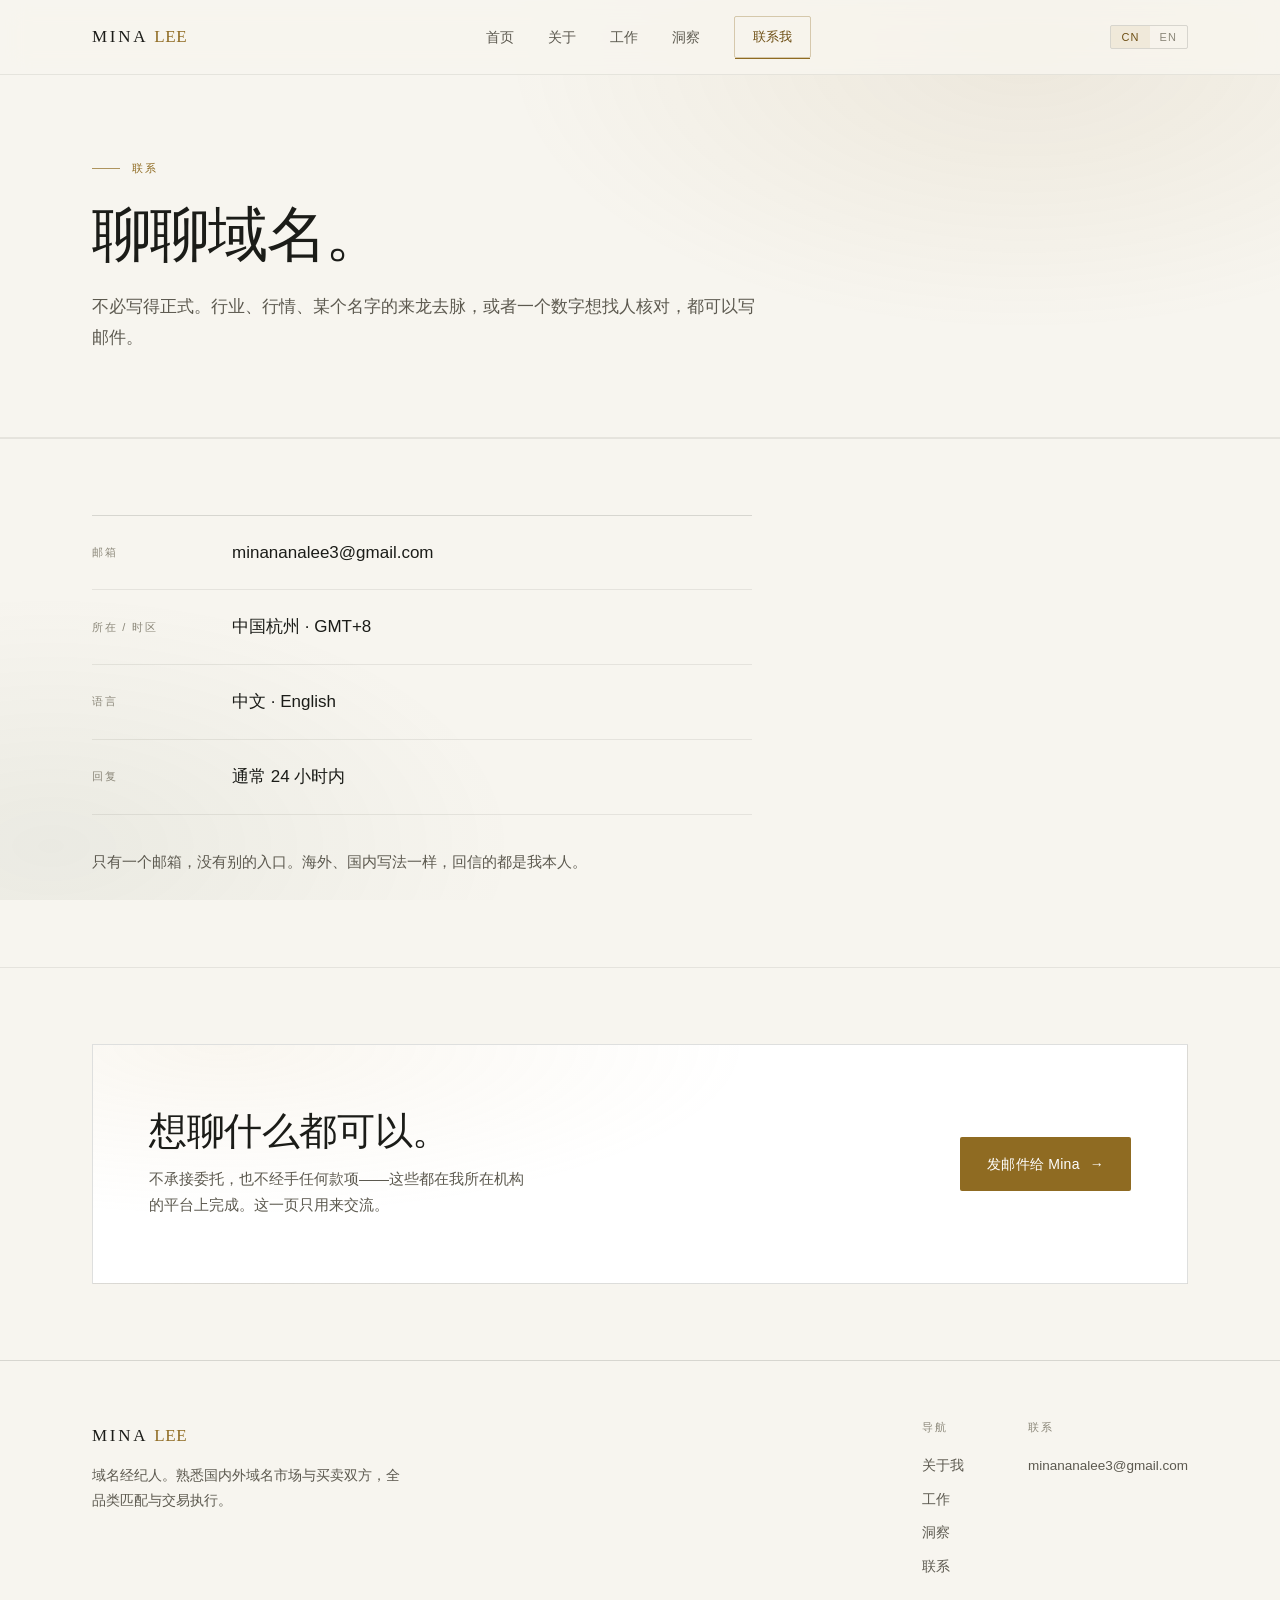
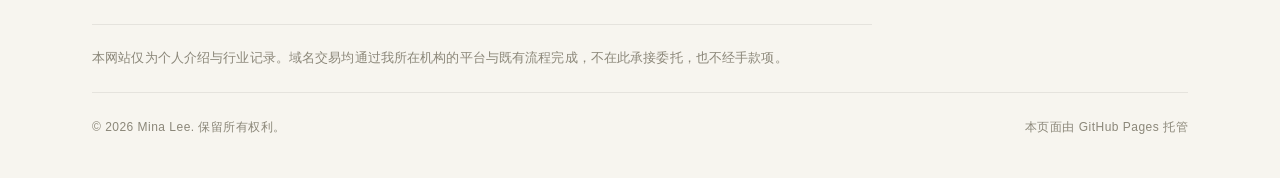
<file: contact.html>
<!DOCTYPE html>
<html lang="zh-CN">
<head>
<meta charset="UTF-8">
<meta name="viewport" content="width=device-width, initial-scale=1">
<title>联系 Mina Lee — 域名经纪</title>
<meta name="description" content="邮箱 minananalee3@gmail.com。中国杭州，GMT+8。聊行业、聊域名，不承接委托，不经手款项。">
<meta name="theme-color" content="#F7F5EF">
<link rel="canonical" href="https://minalee3.github.io/contact.html">
<meta property="og:title" content="联系 Mina Lee — 域名经纪">
<meta property="og:description" content="邮箱 minananalee3@gmail.com。聊行业、聊域名，不承接委托。">
<meta property="og:url" content="https://minalee3.github.io/contact.html">
<meta property="og:site_name" content="Mina Lee">
<meta property="og:type" content="website">
<meta property="og:image" content="https://minalee3.github.io/assets/og-cover.jpg">
<meta property="og:image:width" content="1200">
<meta property="og:image:height" content="630">
<meta property="og:image:alt" content="Mina Lee — Domain Broker">
<meta property="og:locale" content="zh_CN">
<meta property="og:locale:alternate" content="en_US">
<meta name="twitter:card" content="summary_large_image">
<meta name="twitter:image" content="https://minalee3.github.io/assets/og-cover.jpg">
<link rel="icon" href="assets/favicon.svg" type="image/svg+xml">
<link rel="stylesheet" href="assets/style.css">
</head>
<body data-title-zh="联系 Mina Lee — 域名经纪" data-title-en="Contact Mina Lee — Domain Broker">

<header class="site-header">
  <div class="wrap header-inner">
    <a class="brand" href="index.html">MINA<span>LEE</span></a>
    <nav class="nav" id="nav">
      <a href="index.html" data-zh="首页" data-en="Home">首页</a>
      <a href="about.html" data-zh="关于" data-en="About">关于</a>
      <a href="services.html" data-zh="工作" data-en="Work">工作</a>
      <a href="insights.html" data-zh="洞察" data-en="Insights">洞察</a>
      <a href="contact.html" class="nav-cta is-current" data-zh="联系我" data-en="Get in touch">联系我</a>
    </nav>
    <div class="header-right">
      <div class="lang" role="group" aria-label="Language">
        <button type="button" data-lang="zh" class="is-active">CN</button>
        <button type="button" data-lang="en">EN</button>
      </div>
      <button class="menu-btn" type="button" aria-label="Menu"><i></i></button>
    </div>
  </div>
</header>

<main>

  <section class="page-head">
    <div class="wrap">
      <p class="eyebrow" data-zh="联系" data-en="Contact">联系</p>
      <h1 data-zh="聊聊域名。" data-en="Let's talk names.">聊聊域名。</h1>
      <p class="lede" data-zh="不必写得正式。行业、行情、某个名字的来龙去脉，或者一个数字想找人核对，都可以写邮件。"
         data-en="No need for formalities. The trade, the market, where a name came from, or a number you want a second opinion on — email works.">不必写得正式。行业、行情、某个名字的来龙去脉，或者一个数字想找人核对，都可以写邮件。</p>
    </div>
  </section>

  <section class="block tight">
    <div class="wrap">
      <div style="max-width:660px;">

        <div class="cm-list">
          <div class="cm">
            <span class="k" data-zh="邮箱" data-en="Email">邮箱</span>
            <a class="v" href="mailto:minananalee3@gmail.com">minananalee3@gmail.com</a>
          </div>
          <div class="cm">
            <span class="k" data-zh="所在 / 时区" data-en="Based in">所在 / 时区</span>
            <span class="v" data-zh="中国杭州 · GMT+8" data-en="Hangzhou, China · GMT+8">中国杭州 · GMT+8</span>
          </div>
          <div class="cm">
            <span class="k" data-zh="语言" data-en="Languages">语言</span>
            <span class="v" data-zh="中文 · English" data-en="Mandarin · English">中文 · English</span>
          </div>
          <div class="cm">
            <span class="k" data-zh="回复" data-en="Response">回复</span>
            <span class="v" data-zh="通常 24 小时内" data-en="Usually within 24 hours">通常 24 小时内</span>
          </div>
        </div>

        <p class="lede" style="margin-top:34px;font-size:14.5px;"
           data-zh="只有一个邮箱，没有别的入口。海外、国内写法一样，回信的都是我本人。"
           data-en="One inbox and no other channel. Overseas or domestic, the same address — and the reply comes from me.">只有一个邮箱，没有别的入口。海外、国内写法一样，回信的都是我本人。</p>

      </div>
    </div>
  </section>

  <section class="block tight">
    <div class="wrap">
      <div class="cta-band">
        <div>
          <h2 data-zh="想聊什么都可以。" data-en="Any of it is fair to ask.">想聊什么都可以。</h2>
          <p data-zh="不承接委托，也不经手任何款项——这些都在我所在机构的平台上完成。这一页只用来交流。"
             data-en="No mandates are taken here and no funds pass through me — those run through my firm's platform. This page is for conversation only.">不承接委托，也不经手任何款项——这些都在我所在机构的平台上完成。这一页只用来交流。</p>
        </div>
        <a class="btn btn-primary" href="mailto:minananalee3@gmail.com">
          <span data-zh="发邮件给 Mina" data-en="Email Mina">发邮件给 Mina</span><span class="arw">→</span>
        </a>
      </div>
    </div>
  </section>

</main>

<footer class="site-footer">
  <div class="wrap">
    <div class="foot-grid">
      <div class="foot-brand">
        <a class="brand" href="index.html">MINA<span>LEE</span></a>
        <p data-zh="域名经纪人。熟悉国内外域名市场与买卖双方，全品类匹配与交易执行。"
           data-en="Domain broker. At home in the market and its buyers and sellers, here and abroad — matching, negotiation and execution across every category.">域名经纪人。熟悉国内外域名市场与买卖双方，全品类匹配与交易执行。</p>
      </div>
      <div class="foot-links">
        <div class="foot-col">
          <h4 data-zh="导航" data-en="Site">导航</h4>
          <a href="about.html" data-zh="关于我" data-en="About">关于我</a>
          <a href="services.html" data-zh="工作" data-en="Work">工作</a>
          <a href="insights.html" data-zh="洞察" data-en="Insights">洞察</a>
          <a href="contact.html" data-zh="联系" data-en="Contact">联系</a>
        </div>
        <div class="foot-col">
          <h4 data-zh="联系" data-en="Reach me">联系</h4>
          <a href="mailto:minananalee3@gmail.com">minananalee3@gmail.com</a>
        </div>
      </div>
    </div>
    <div class="foot-note">
      <p data-zh="本网站仅为个人介绍与行业记录。域名交易均通过我所在机构的平台与既有流程完成，不在此承接委托，也不经手款项。"
         data-en="This site is a personal introduction and a record of industry notes. All domain transactions run through my firm's platform and existing process — no mandates are taken here, and no funds pass through me.">本网站仅为个人介绍与行业记录。域名交易均通过我所在机构的平台与既有流程完成，不在此承接委托，也不经手款项。</p>
    </div>
    <div class="foot-bottom">
      <span>© <span id="yr">2026</span> Mina Lee. <span data-zh="保留所有权利。" data-en="All rights reserved.">保留所有权利。</span></span>
      <span data-zh="本页面由 GitHub Pages 托管" data-en="Hosted on GitHub Pages">本页面由 GitHub Pages 托管</span>
    </div>
  </div>
</footer>

<script src="assets/main.js"></script>
</body>
</html>
</file>
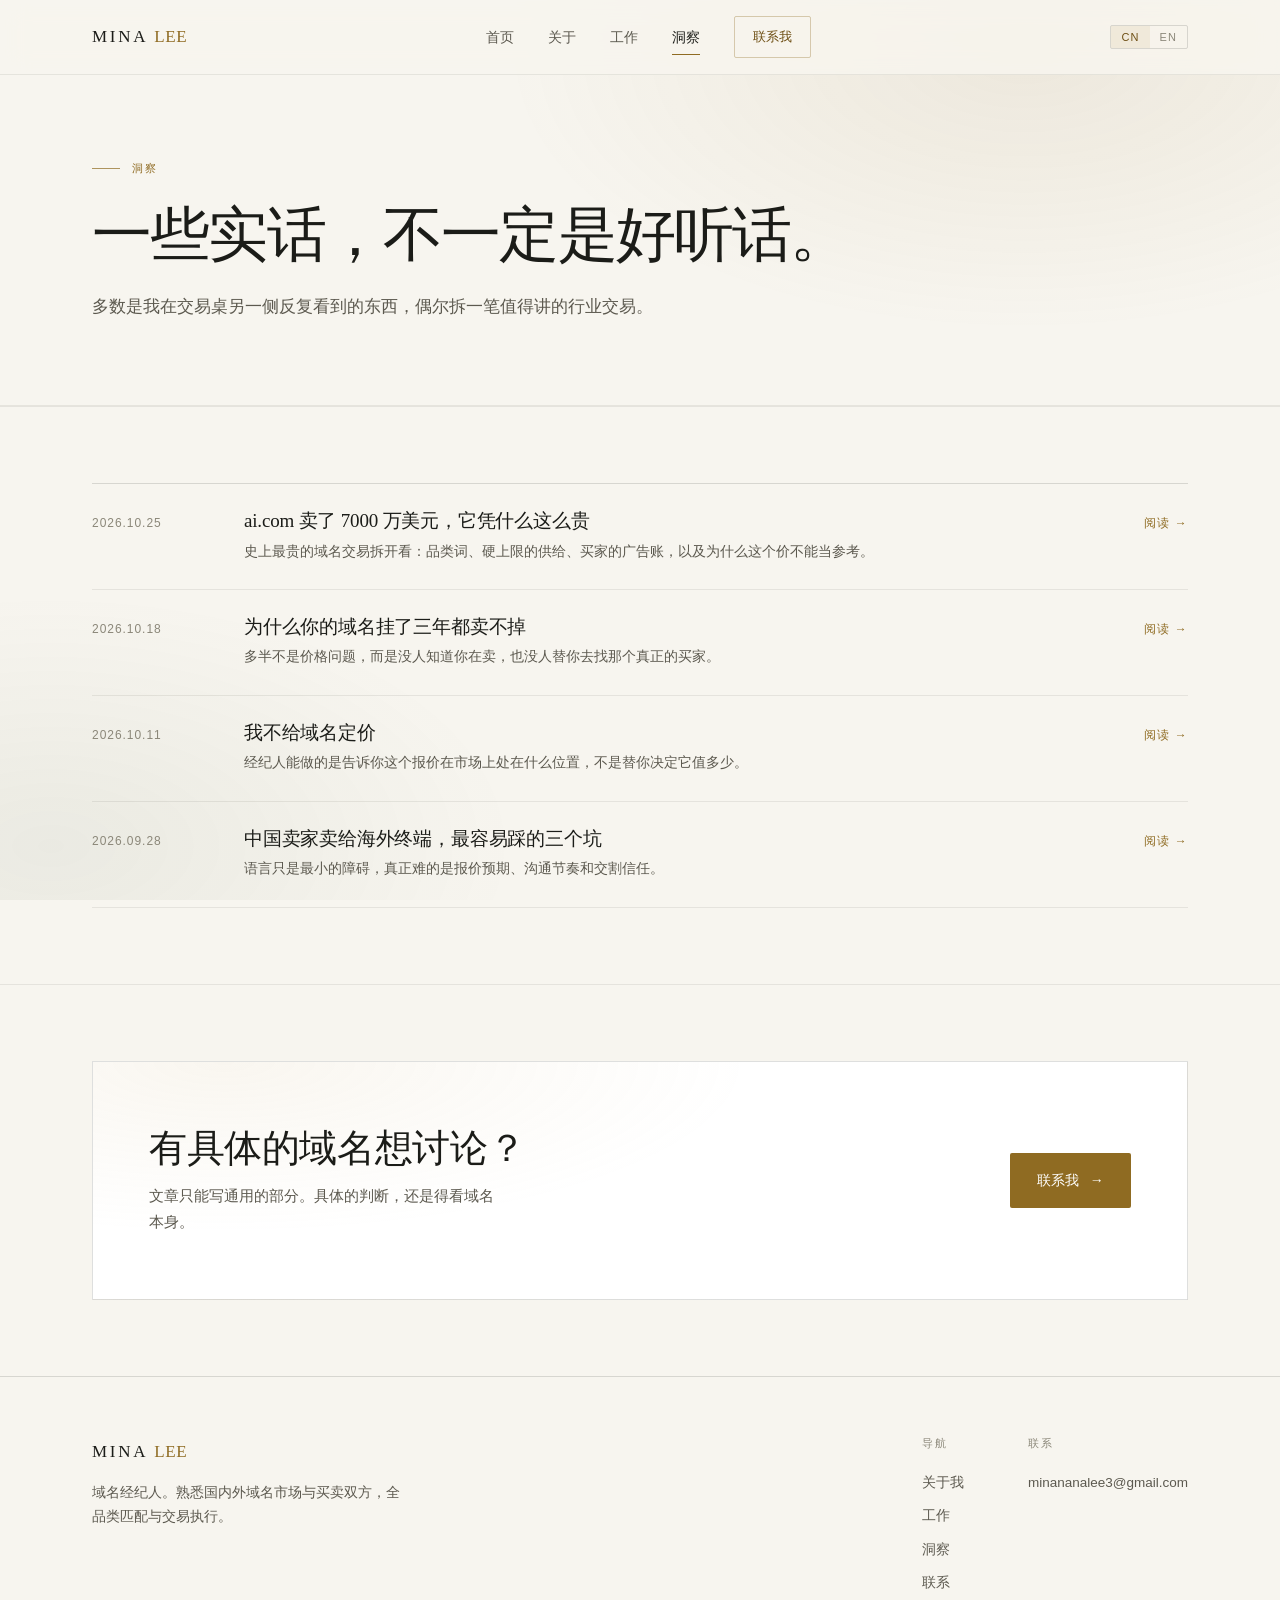
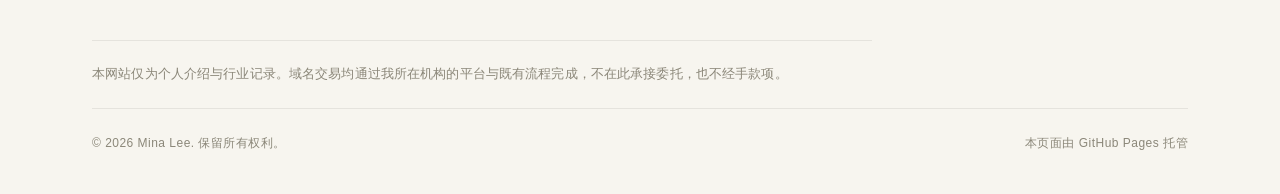
<file: insights.html>
<!DOCTYPE html>
<html lang="zh-CN">
<head>
<meta charset="UTF-8">
<meta name="viewport" content="width=device-width, initial-scale=1">
<title>洞察 — 关于域名交易的实话 | Mina Lee</title>
<meta name="description" content="关于域名定价、挂牌、买家与成交节奏的一些实话，来自一线交易的经验；也会拆一些值得讲的行业交易。">
<meta name="theme-color" content="#F7F5EF">
<link rel="canonical" href="https://minalee3.github.io/insights.html">
<meta property="og:title" content="洞察 — 关于域名交易的实话 | Mina Lee">
<meta property="og:description" content="关于域名定价、挂牌、买家与成交节奏的一些实话。">
<meta property="og:url" content="https://minalee3.github.io/insights.html">
<meta property="og:site_name" content="Mina Lee">
<meta property="og:type" content="website">
<meta property="og:image" content="https://minalee3.github.io/assets/og-cover.jpg">
<meta property="og:image:width" content="1200">
<meta property="og:image:height" content="630">
<meta property="og:image:alt" content="Mina Lee — Domain Broker">
<meta property="og:locale" content="zh_CN">
<meta property="og:locale:alternate" content="en_US">
<meta name="twitter:card" content="summary_large_image">
<meta name="twitter:image" content="https://minalee3.github.io/assets/og-cover.jpg">
<link rel="icon" href="assets/favicon.svg" type="image/svg+xml">
<link rel="stylesheet" href="assets/style.css">
</head>
<body data-title-zh="洞察 — 关于域名交易的实话 | Mina Lee" data-title-en="Insights — Mina Lee, Domain Broker">

<header class="site-header">
  <div class="wrap header-inner">
    <a class="brand" href="index.html">MINA<span>LEE</span></a>
    <nav class="nav" id="nav">
      <a href="index.html" data-zh="首页" data-en="Home">首页</a>
      <a href="about.html" data-zh="关于" data-en="About">关于</a>
      <a href="services.html" data-zh="工作" data-en="Work">工作</a>
      <a href="insights.html" class="is-current" data-zh="洞察" data-en="Insights">洞察</a>
      <a href="contact.html" class="nav-cta" data-zh="联系我" data-en="Get in touch">联系我</a>
    </nav>
    <div class="header-right">
      <div class="lang" role="group" aria-label="Language">
        <button type="button" data-lang="zh" class="is-active">CN</button>
        <button type="button" data-lang="en">EN</button>
      </div>
      <button class="menu-btn" type="button" aria-label="Menu"><i></i></button>
    </div>
  </div>
</header>

<main>

  <section class="page-head">
    <div class="wrap">
      <p class="eyebrow" data-zh="洞察" data-en="Insights">洞察</p>
      <h1 data-zh="一些实话，不一定是好听话。" data-en="A few plain answers, not necessarily comfortable ones.">一些实话，不一定是好听话。</h1>
      <p class="lede" data-zh="多数是我在交易桌另一侧反复看到的东西，偶尔拆一笔值得讲的行业交易。"
         data-en="Mostly the patterns I keep seeing across the table — and occasionally a market deal worth taking apart.">多数是我在交易桌另一侧反复看到的东西，偶尔拆一笔值得讲的行业交易。</p>
    </div>
  </section>

  <section class="block tight">
    <div class="wrap">
      <div class="rows">
        <a class="row" href="posts/ai-com-70m.html">
          <span class="date">2026.10.25</span>
          <div>
            <h3 data-zh="ai.com 卖了 7000 万美元，它凭什么这么贵" data-en="ai.com sold for $70 million. Why is it worth that?">ai.com 卖了 7000 万美元，它凭什么这么贵</h3>
            <p data-zh="史上最贵的域名交易拆开看：品类词、硬上限的供给、买家的广告账，以及为什么这个价不能当参考。"
               data-en="The priciest domain sale on record, taken apart: a category word, a hard supply ceiling, the buyer's media arithmetic — and why it isn't a benchmark.">史上最贵的域名交易拆开看：品类词、硬上限的供给、买家的广告账，以及为什么这个价不能当参考。</p>
          </div>
          <span class="go" data-zh="阅读 →" data-en="Read →">阅读 →</span>
        </a>


        <a class="row" href="posts/why-a-broker.html">
          <span class="date">2026.10.18</span>
          <div>
            <h3 data-zh="为什么你的域名挂了三年都卖不掉" data-en="Why your domain has sat unsold for three years">为什么你的域名挂了三年都卖不掉</h3>
            <p data-zh="多半不是价格问题，而是没人知道你在卖，也没人替你去找那个真正的买家。"
               data-en="Usually not the price. Nobody knew it was for sale, and nobody went looking for the right buyer.">多半不是价格问题，而是没人知道你在卖，也没人替你去找那个真正的买家。</p>
          </div>
          <span class="go" data-zh="阅读 →" data-en="Read →">阅读 →</span>
        </a>

        <a class="row" href="posts/valuation.html">
          <span class="date">2026.10.11</span>
          <div>
            <h3 data-zh="我不给域名定价" data-en="I don't price domains">我不给域名定价</h3>
            <p data-zh="经纪人能做的是告诉你这个报价在市场上处在什么位置，不是替你决定它值多少。"
               data-en="What a broker can do is tell you where a number sits in the market — not decide what the name is worth.">经纪人能做的是告诉你这个报价在市场上处在什么位置，不是替你决定它值多少。</p>
          </div>
          <span class="go" data-zh="阅读 →" data-en="Read →">阅读 →</span>
        </a>

        <a class="row" href="posts/welcome.html">
          <span class="date">2026.09.28</span>
          <div>
            <h3 data-zh="中国卖家卖给海外终端，最容易踩的三个坑" data-en="Three traps when selling to overseas end-users">中国卖家卖给海外终端，最容易踩的三个坑</h3>
            <p data-zh="语言只是最小的障碍，真正难的是报价预期、沟通节奏和交割信任。"
               data-en="Language is the smallest obstacle. Expectations, pace and transfer trust are the real ones.">语言只是最小的障碍，真正难的是报价预期、沟通节奏和交割信任。</p>
          </div>
          <span class="go" data-zh="阅读 →" data-en="Read →">阅读 →</span>
        </a>
      </div>
    </div>
  </section>

  <section class="block tight">
    <div class="wrap">
      <div class="cta-band">
        <div>
          <h2 data-zh="有具体的域名想讨论？" data-en="A specific name in mind?">有具体的域名想讨论？</h2>
          <p data-zh="文章只能写通用的部分。具体的判断，还是得看域名本身。"
             data-en="Articles can only cover the general case. The actual read needs the actual name.">文章只能写通用的部分。具体的判断，还是得看域名本身。</p>
        </div>
        <a class="btn btn-primary" href="contact.html">
          <span data-zh="联系我" data-en="Get in touch">联系我</span><span class="arw">→</span>
        </a>
      </div>
    </div>
  </section>

</main>

<footer class="site-footer">
  <div class="wrap">
    <div class="foot-grid">
      <div class="foot-brand">
        <a class="brand" href="index.html">MINA<span>LEE</span></a>
        <p data-zh="域名经纪人。熟悉国内外域名市场与买卖双方，全品类匹配与交易执行。"
           data-en="Domain broker. At home in the market and its buyers and sellers, here and abroad — matching, negotiation and execution across every category.">域名经纪人。熟悉国内外域名市场与买卖双方，全品类匹配与交易执行。</p>
      </div>
      <div class="foot-links">
        <div class="foot-col">
          <h4 data-zh="导航" data-en="Site">导航</h4>
          <a href="about.html" data-zh="关于我" data-en="About">关于我</a>
          <a href="services.html" data-zh="工作" data-en="Work">工作</a>
          <a href="insights.html" data-zh="洞察" data-en="Insights">洞察</a>
          <a href="contact.html" data-zh="联系" data-en="Contact">联系</a>
        </div>
        <div class="foot-col">
          <h4 data-zh="联系" data-en="Reach me">联系</h4>
          <a href="mailto:minananalee3@gmail.com">minananalee3@gmail.com</a>
        </div>
      </div>
    </div>
    <div class="foot-note">
      <p data-zh="本网站仅为个人介绍与行业记录。域名交易均通过我所在机构的平台与既有流程完成，不在此承接委托，也不经手款项。"
         data-en="This site is a personal introduction and a record of industry notes. All domain transactions run through my firm's platform and existing process — no mandates are taken here, and no funds pass through me.">本网站仅为个人介绍与行业记录。域名交易均通过我所在机构的平台与既有流程完成，不在此承接委托，也不经手款项。</p>
    </div>
    <div class="foot-bottom">
      <span>© <span id="yr">2026</span> Mina Lee. <span data-zh="保留所有权利。" data-en="All rights reserved.">保留所有权利。</span></span>
      <span data-zh="本页面由 GitHub Pages 托管" data-en="Hosted on GitHub Pages">本页面由 GitHub Pages 托管</span>
    </div>
  </div>
</footer>

<script src="assets/main.js"></script>
</body>
</html>
</file>
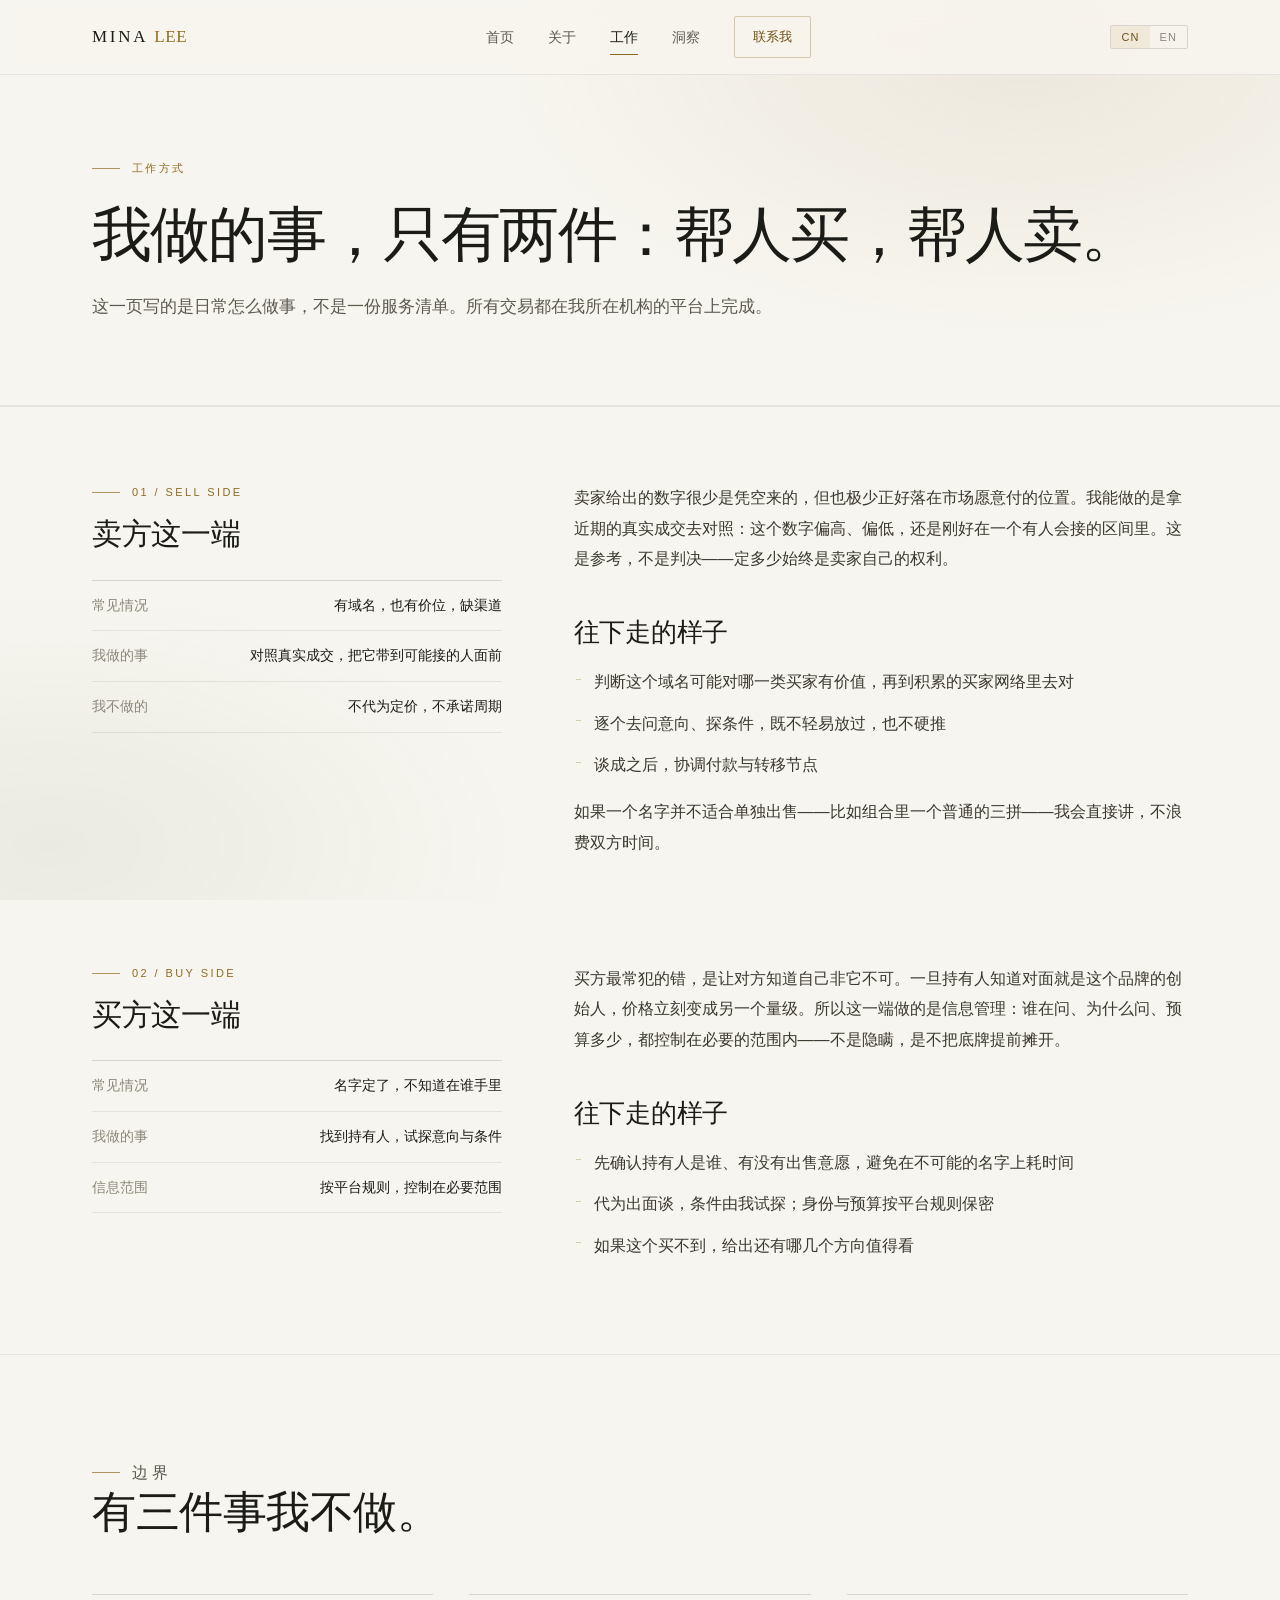
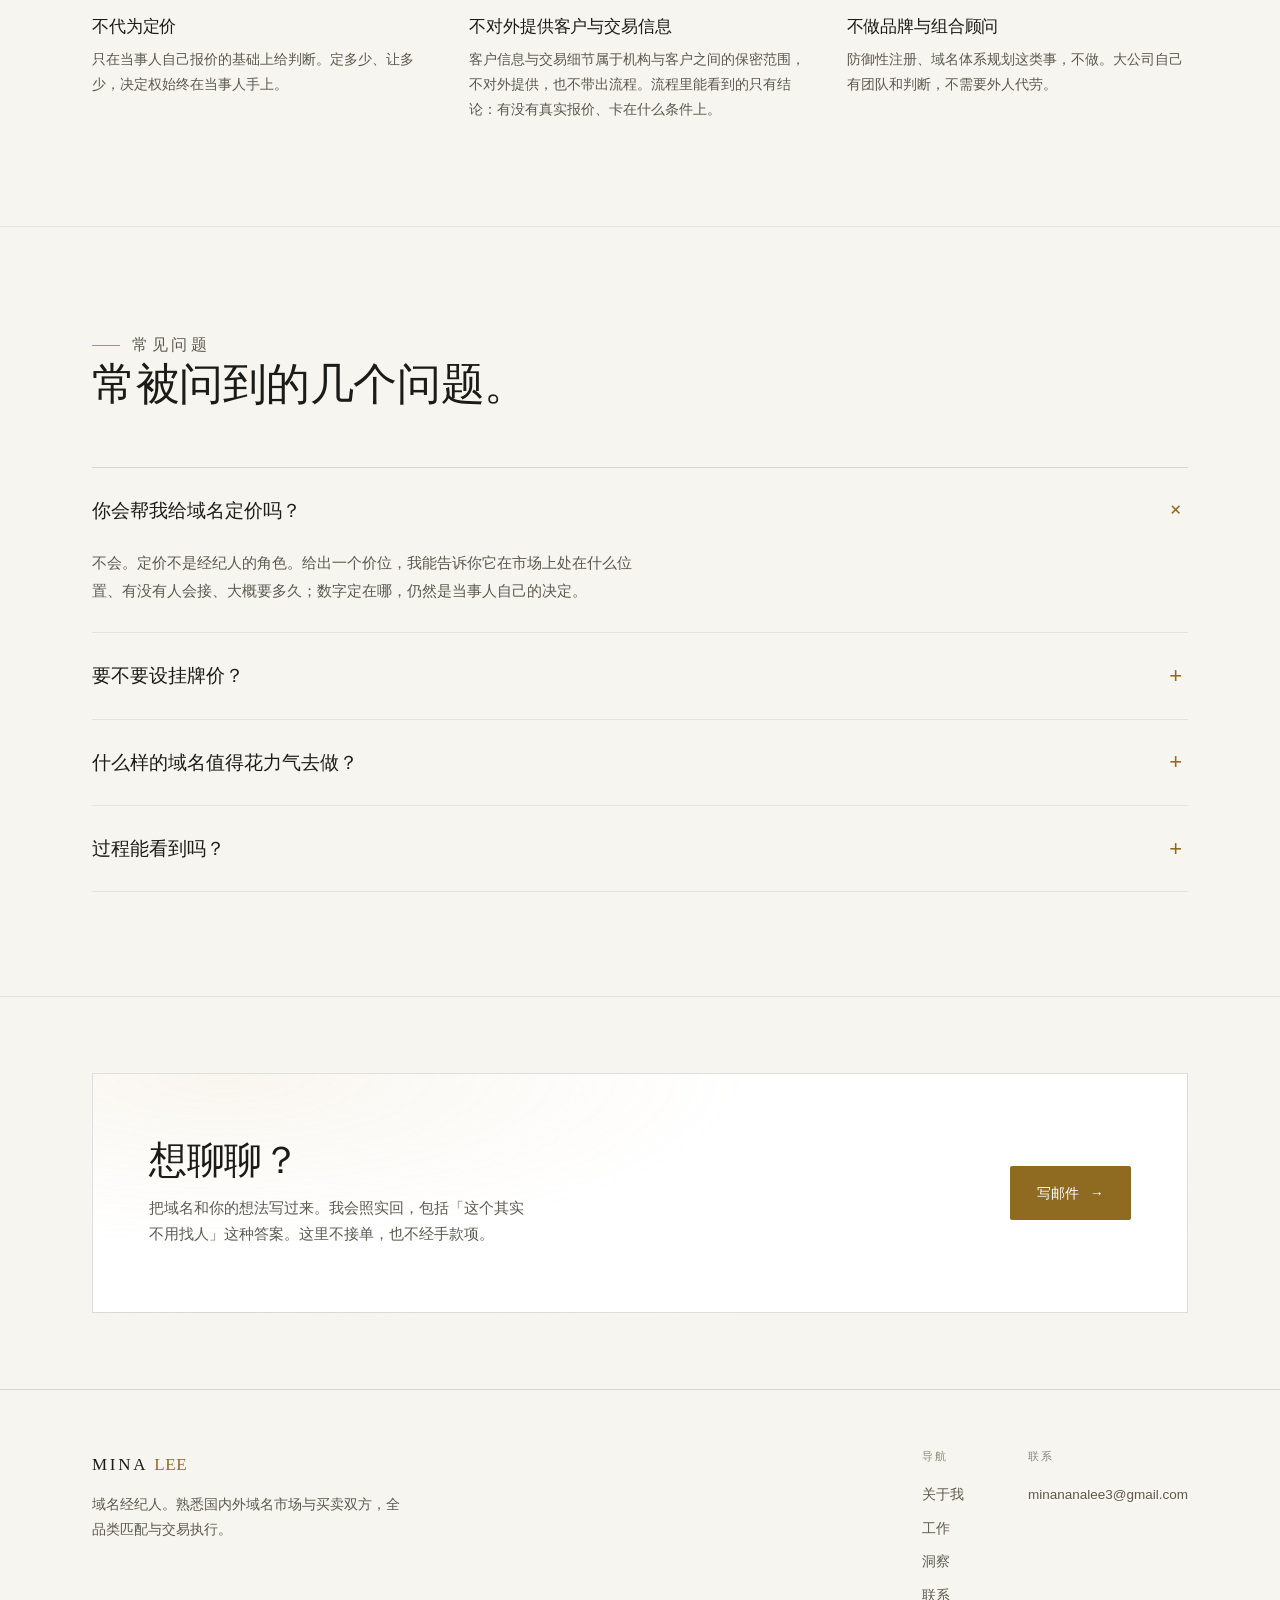
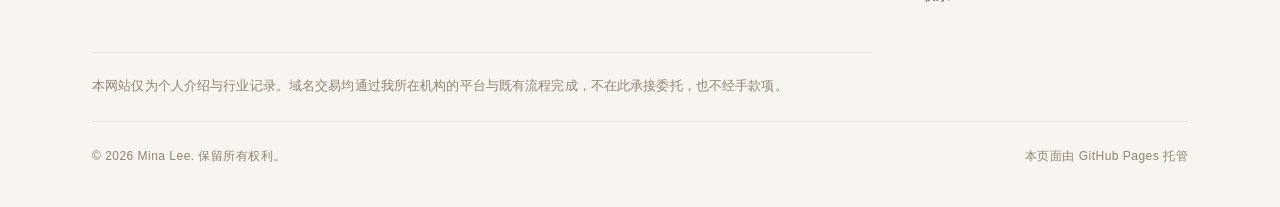
<file: services.html>
<!DOCTYPE html>
<html lang="zh-CN">
<head>
<meta charset="UTF-8">
<meta name="viewport" content="width=device-width, initial-scale=1">
<title>工作方式 — Mina Lee 域名经纪</title>
<meta name="description" content="域名经纪人的日常工作：买方一端、卖方一端，以及交易怎么落地。不代为定价，不对外提供客户与交易信息。">
<meta name="theme-color" content="#F7F5EF">
<link rel="canonical" href="https://minalee3.github.io/services.html">
<meta property="og:title" content="工作方式 — Mina Lee 域名经纪">
<meta property="og:description" content="域名经纪人的日常工作：买方一端、卖方一端，以及交易怎么落地。">
<meta property="og:url" content="https://minalee3.github.io/services.html">
<meta property="og:site_name" content="Mina Lee">
<meta property="og:type" content="website">
<meta property="og:image" content="https://minalee3.github.io/assets/og-cover.jpg">
<meta property="og:image:width" content="1200">
<meta property="og:image:height" content="630">
<meta property="og:image:alt" content="Mina Lee — Domain Broker">
<meta property="og:locale" content="zh_CN">
<meta property="og:locale:alternate" content="en_US">
<meta name="twitter:card" content="summary_large_image">
<meta name="twitter:image" content="https://minalee3.github.io/assets/og-cover.jpg">
<link rel="icon" href="assets/favicon.svg" type="image/svg+xml">
<link rel="stylesheet" href="assets/style.css">
</head>
<body data-title-zh="工作方式 — Mina Lee 域名经纪" data-title-en="How I Work — Mina Lee, Domain Broker">

<header class="site-header">
  <div class="wrap header-inner">
    <a class="brand" href="index.html">MINA<span>LEE</span></a>
    <nav class="nav" id="nav">
      <a href="index.html" data-zh="首页" data-en="Home">首页</a>
      <a href="about.html" data-zh="关于" data-en="About">关于</a>
      <a href="services.html" class="is-current" data-zh="工作" data-en="Work">工作</a>
      <a href="insights.html" data-zh="洞察" data-en="Insights">洞察</a>
      <a href="contact.html" class="nav-cta" data-zh="联系我" data-en="Get in touch">联系我</a>
    </nav>
    <div class="header-right">
      <div class="lang" role="group" aria-label="Language">
        <button type="button" data-lang="zh" class="is-active">CN</button>
        <button type="button" data-lang="en">EN</button>
      </div>
      <button class="menu-btn" type="button" aria-label="Menu"><i></i></button>
    </div>
  </div>
</header>

<main>

  <section class="page-head">
    <div class="wrap">
      <p class="eyebrow" data-zh="工作方式" data-en="How I work">工作方式</p>
      <h1 data-zh="我做的事，只有两件：帮人买，帮人卖。" data-en="Two things only: helping people buy, helping people sell.">我做的事，只有两件：帮人买，帮人卖。</h1>
      <p class="lede" data-zh="这一页写的是日常怎么做事，不是一份服务清单。所有交易都在我所在机构的平台上完成。"
         data-en="This page is about how the work is done, not a menu of services. Every transaction runs through my firm's platform.">这一页写的是日常怎么做事，不是一份服务清单。所有交易都在我所在机构的平台上完成。</p>
    </div>
  </section>

  <section class="block tight">
    <div class="wrap">

      <div class="about-grid">
        <aside class="side">
          <p class="eyebrow" style="margin-bottom:14px;" data-zh="01 / SELL SIDE" data-en="01 / Sell side">01 / SELL SIDE</p>
          <h2 style="font-size:30px;" data-zh="卖方这一端" data-en="The sell side">卖方这一端</h2>
          <dl class="facts">
            <div class="fact"><dt data-zh="常见情况" data-en="Usually">常见情况</dt><dd data-zh="有域名，也有价位，缺渠道" data-en="A name, a number, no channel">有域名，也有价位，缺渠道</dd></div>
            <div class="fact"><dt data-zh="我做的事" data-en="What I do">我做的事</dt><dd data-zh="对照真实成交，把它带到可能接的人面前" data-en="Set it against real sales, then take it to likely takers">对照真实成交，把它带到可能接的人面前</dd></div>
            <div class="fact"><dt data-zh="我不做的" data-en="What I don't">我不做的</dt><dd data-zh="不代为定价，不承诺周期" data-en="No pricing, no promised timeline">不代为定价，不承诺周期</dd></div>
          </dl>
        </aside>

        <div class="prose">
          <p data-zh="卖家给出的数字很少是凭空来的，但也极少正好落在市场愿意付的位置。我能做的是拿近期的真实成交去对照：这个数字偏高、偏低，还是刚好在一个有人会接的区间里。这是参考，不是判决——定多少始终是卖家自己的权利。"
             data-en="A seller's number rarely comes from nowhere, and just as rarely lands where the market will pay. What I can do is set it against recent real sales: high, low, or right inside a range someone would accept. That is a reference, not a verdict — the number stays the owner's to set.">卖家给出的数字很少是凭空来的，但也极少正好落在市场愿意付的位置。我能做的是拿近期的真实成交去对照：这个数字偏高、偏低，还是刚好在一个有人会接的区间里。这是参考，不是判决——定多少始终是卖家自己的权利。</p>

          <h2 data-zh="往下走的样子" data-en="How it proceeds">往下走的样子</h2>
          <ul>
            <li data-zh="判断这个域名可能对哪一类买家有价值，再到积累的买家网络里去对" data-en="Work out which type of buyer this name could matter to, then match it against the network I already have">判断这个域名可能对哪一类买家有价值，再到积累的买家网络里去对</li>
            <li data-zh="逐个去问意向、探条件，既不轻易放过，也不硬推" data-en="Ask around for intent, test terms, and keep going without forcing a match">逐个去问意向、探条件，既不轻易放过，也不硬推</li>
            <li data-zh="谈成之后，协调付款与转移节点" data-en="Once agreed, coordinate payment and transfer milestones">谈成之后，协调付款与转移节点</li>
          </ul>

          <p data-zh="如果一个名字并不适合单独出售——比如组合里一个普通的三拼——我会直接讲，不浪费双方时间。"
             data-en="If a name isn't suited to a standalone sale — an ordinary three-character pinyin inside a portfolio, say — I'll say so rather than waste anyone's time.">如果一个名字并不适合单独出售——比如组合里一个普通的三拼——我会直接讲，不浪费双方时间。</p>
        </div>
      </div>

      <div class="about-grid" style="margin-top:88px;">
        <aside class="side">
          <p class="eyebrow" style="margin-bottom:14px;" data-zh="02 / BUY SIDE" data-en="02 / Buy side">02 / BUY SIDE</p>
          <h2 style="font-size:30px;" data-zh="买方这一端" data-en="The buy side">买方这一端</h2>
          <dl class="facts">
            <div class="fact"><dt data-zh="常见情况" data-en="Usually">常见情况</dt><dd data-zh="名字定了，不知道在谁手里" data-en="The name is decided; the owner is unknown">名字定了，不知道在谁手里</dd></div>
            <div class="fact"><dt data-zh="我做的事" data-en="What I do">我做的事</dt><dd data-zh="找到持有人，试探意向与条件" data-en="Find the owner, test intent and terms">找到持有人，试探意向与条件</dd></div>
            <div class="fact"><dt data-zh="信息范围" data-en="Disclosure">信息范围</dt><dd data-zh="按平台规则，控制在必要范围" data-en="Kept to what the platform rules require">按平台规则，控制在必要范围</dd></div>
          </dl>
        </aside>

        <div class="prose">
          <p data-zh="买方最常犯的错，是让对方知道自己非它不可。一旦持有人知道对面就是这个品牌的创始人，价格立刻变成另一个量级。所以这一端做的是信息管理：谁在问、为什么问、预算多少，都控制在必要的范围内——不是隐瞒，是不把底牌提前摊开。"
             data-en="The costliest buyer mistake is letting the owner know you can't walk away. Once they learn the person asking founded the brand, the number changes by an order of magnitude. So this side is information management: who is asking, why, and with what budget stays within what's necessary — not concealment, just not laying your cards down early.">买方最常犯的错，是让对方知道自己非它不可。一旦持有人知道对面就是这个品牌的创始人，价格立刻变成另一个量级。所以这一端做的是信息管理：谁在问、为什么问、预算多少，都控制在必要的范围内——不是隐瞒，是不把底牌提前摊开。</p>

          <h2 data-zh="往下走的样子" data-en="How it proceeds">往下走的样子</h2>
          <ul>
            <li data-zh="先确认持有人是谁、有没有出售意愿，避免在不可能的名字上耗时间" data-en="Establish who owns it and whether they'd sell at all, so nobody burns time on a dead end">先确认持有人是谁、有没有出售意愿，避免在不可能的名字上耗时间</li>
            <li data-zh="代为出面谈，条件由我试探；身份与预算按平台规则保密" data-en="I do the asking and test terms; identity and budget stay within the platform's rules">代为出面谈，条件由我试探；身份与预算按平台规则保密</li>
            <li data-zh="如果这个买不到，给出还有哪几个方向值得看" data-en="If it can't be bought, say which directions are worth looking at instead">如果这个买不到，给出还有哪几个方向值得看</li>
          </ul>
        </div>
      </div>

    </div>
  </section>

  <!-- Boundaries -->
  <section class="block">
    <div class="wrap">
      <div class="section-head reveal">
        <p class="eyebrow" data-zh="边界" data-en="Boundaries">边界</p>
        <h2 data-zh="有三件事我不做。" data-en="Three things I don't do.">有三件事我不做。</h2>
      </div>

      <div class="talks reveal">
        <div class="talk">
          <h3 data-zh="不代为定价" data-en="I don't price names">不代为定价</h3>
          <p data-zh="只在当事人自己报价的基础上给判断。定多少、让多少，决定权始终在当事人手上。"
             data-en="I only give a read on the number the owner sets. How much to ask, how far to move — that stays their call.">只在当事人自己报价的基础上给判断。定多少、让多少，决定权始终在当事人手上。</p>
        </div>
        <div class="talk">
          <h3 data-zh="不对外提供客户与交易信息" data-en="No client or deal detail leaves the process">不对外提供客户与交易信息</h3>
          <p data-zh="客户信息与交易细节属于机构与客户之间的保密范围，不对外提供，也不带出流程。流程里能看到的只有结论：有没有真实报价、卡在什么条件上。"
             data-en="Client information and deal detail sit inside the confidentiality that belongs to the firm and its clients. They don't leave the process. What the process shows is a conclusion: is there a real offer, and what condition is it stuck on.">客户信息与交易细节属于机构与客户之间的保密范围，不对外提供，也不带出流程。流程里能看到的只有结论：有没有真实报价、卡在什么条件上。</p>
        </div>
        <div class="talk">
          <h3 data-zh="不做品牌与组合顾问" data-en="No brand or portfolio advisory">不做品牌与组合顾问</h3>
          <p data-zh="防御性注册、域名体系规划这类事，不做。大公司自己有团队和判断，不需要外人代劳。"
             data-en="Defensive registrations and domain architecture aren't work I take on. Larger companies have their own teams and judgement for that.">防御性注册、域名体系规划这类事，不做。大公司自己有团队和判断，不需要外人代劳。</p>
        </div>
      </div>
    </div>
  </section>

  <!-- FAQ -->
  <section class="block">
    <div class="wrap">
      <div class="section-head">
        <p class="eyebrow" data-zh="常见问题" data-en="FAQ">常见问题</p>
        <h2 data-zh="常被问到的几个问题。" data-en="A few things people ask.">常被问到的几个问题。</h2>
      </div>

      <div class="faq">
        <details open>
          <summary data-zh="你会帮我给域名定价吗？" data-en="Will you price my domain?">你会帮我给域名定价吗？</summary>
          <p data-zh="不会。定价不是经纪人的角色。给出一个价位，我能告诉你它在市场上处在什么位置、有没有人会接、大概要多久；数字定在哪，仍然是当事人自己的决定。"
             data-en="No. Pricing isn't a broker's role. Given a number, I can tell you where it sits in the market, whether anyone would meet it, and roughly how long it might take. Where the number lands stays the owner's decision.">不会。定价不是经纪人的角色。给出一个价位，我能告诉你它在市场上处在什么位置、有没有人会接、大概要多久；数字定在哪，仍然是当事人自己的决定。</p>
        </details>

        <details>
          <summary data-zh="要不要设挂牌价？" data-en="Should I set an asking price?">要不要设挂牌价？</summary>
          <p data-zh="设不设都可以，挂牌本身不是劣势。它其实是一种筛选——把预算不匹配的买家先挡在外面，也让市场知道这个域名是可售的。反过来，一个没有任何标价的域名，在快节奏的沟通里常常被当成「不诚意出售」而直接被跳过。<br><br>如果你并不着急，挂着出售页、等人来问，是完全合理的做法，成交概率反而更高。急售就更应该设。"
             data-en="Either way works — a public asking price is not a disadvantage. It filters out buyers whose budget doesn't fit and signals that the name is available. Conversely, a name with no price at all often reads as &ldquo;not a serious seller&rdquo; in fast-moving conversations, and gets skipped.<br><br>If you're not in a hurry, listing it and waiting for enquiries is entirely reasonable — it can even raise the odds of a deal. If you are in a hurry, list it sooner.">设不设都可以，挂牌本身不是劣势。它其实是一种筛选——把预算不匹配的买家先挡在外面，也让市场知道这个域名是可售的。反过来，一个没有任何标价的域名，在快节奏的沟通里常常被当成「不诚意出售」而直接被跳过。<br><br>如果你并不着急，挂着出售页、等人来问，是完全合理的做法，成交概率反而更高。急售就更应该设。</p>
        </details>

        <details>
          <summary data-zh="什么样的域名值得花力气去做？" data-en="Which names are worth the effort?">什么样的域名值得花力气去做？</summary>
          <p data-zh="一个粗略的判断：预期成交价在六位数人民币以上，或者这个域名在某个行业里有明显的终端价值，通常值得花时间。如果只是几百几千块的名字，直接挂平台更高效——我也会这么建议。"
             data-en="A rough test: if you expect a six-figure RMB sale, or the name has clear end-user value in a specific industry, it is usually worth the time. For names in the hundreds or low thousands, listing it yourself is more efficient — I'll say that too.">一个粗略的判断：预期成交价在六位数人民币以上，或者这个域名在某个行业里有明显的终端价值，通常值得花时间。如果只是几百几千块的名字，直接挂平台更高效——我也会这么建议。</p>
        </details>

        <details>
          <summary data-zh="过程能看到吗？" data-en="Can I see the process?">过程能看到吗？</summary>
          <p data-zh="不能。客户信息、沟通记录、对方的报价，都属于保密范围，转述出去反而是风险。能给的是结论：目前有没有真实报价、卡在什么条件上、下一步往哪走。"
             data-en="No. Client information, correspondence and counterparties' offers are confidential — relaying them creates risk rather than value. What I can give is a conclusion: is there a real offer, what condition is it stuck on, where it goes next.">不能。客户信息、沟通记录、对方的报价，都属于保密范围，转述出去反而是风险。能给的是结论：目前有没有真实报价、卡在什么条件上、下一步往哪走。</p>
        </details>
      </div>
    </div>
  </section>

  <section class="block tight">
    <div class="wrap">
      <div class="cta-band">
        <div>
          <h2 data-zh="想聊聊？" data-en="Want to talk it over?">想聊聊？</h2>
          <p data-zh="把域名和你的想法写过来。我会照实回，包括「这个其实不用找人」这种答案。这里不接单，也不经手款项。"
             data-en="Send the name and what you're thinking. I'll answer straight — including &ldquo;you don't need anyone for this.&rdquo; No mandates are taken here, and no funds pass through me.">把域名和你的想法写过来。我会照实回，包括「这个其实不用找人」这种答案。这里不接单，也不经手款项。</p>
        </div>
        <a class="btn btn-primary" href="contact.html">
          <span data-zh="写邮件" data-en="Write to me">写邮件</span><span class="arw">→</span>
        </a>
      </div>
    </div>
  </section>

</main>

<footer class="site-footer">
  <div class="wrap">
    <div class="foot-grid">
      <div class="foot-brand">
        <a class="brand" href="index.html">MINA<span>LEE</span></a>
        <p data-zh="域名经纪人。熟悉国内外域名市场与买卖双方，全品类匹配与交易执行。"
           data-en="Domain broker. At home in the market and its buyers and sellers, here and abroad — matching, negotiation and execution across every category.">域名经纪人。熟悉国内外域名市场与买卖双方，全品类匹配与交易执行。</p>
      </div>
      <div class="foot-links">
        <div class="foot-col">
          <h4 data-zh="导航" data-en="Site">导航</h4>
          <a href="about.html" data-zh="关于我" data-en="About">关于我</a>
          <a href="services.html" data-zh="工作" data-en="Work">工作</a>
          <a href="insights.html" data-zh="洞察" data-en="Insights">洞察</a>
          <a href="contact.html" data-zh="联系" data-en="Contact">联系</a>
        </div>
        <div class="foot-col">
          <h4 data-zh="联系" data-en="Reach me">联系</h4>
          <a href="mailto:minananalee3@gmail.com">minananalee3@gmail.com</a>
        </div>
      </div>
    </div>
    <div class="foot-note">
      <p data-zh="本网站仅为个人介绍与行业记录。域名交易均通过我所在机构的平台与既有流程完成，不在此承接委托，也不经手款项。"
         data-en="This site is a personal introduction and a record of industry notes. All domain transactions run through my firm's platform and existing process — no mandates are taken here, and no funds pass through me.">本网站仅为个人介绍与行业记录。域名交易均通过我所在机构的平台与既有流程完成，不在此承接委托，也不经手款项。</p>
    </div>
    <div class="foot-bottom">
      <span>© <span id="yr">2026</span> Mina Lee. <span data-zh="保留所有权利。" data-en="All rights reserved.">保留所有权利。</span></span>
      <span data-zh="本页面由 GitHub Pages 托管" data-en="Hosted on GitHub Pages">本页面由 GitHub Pages 托管</span>
    </div>
  </div>
</footer>

<script src="assets/main.js"></script>
</body>
</html>
</file>
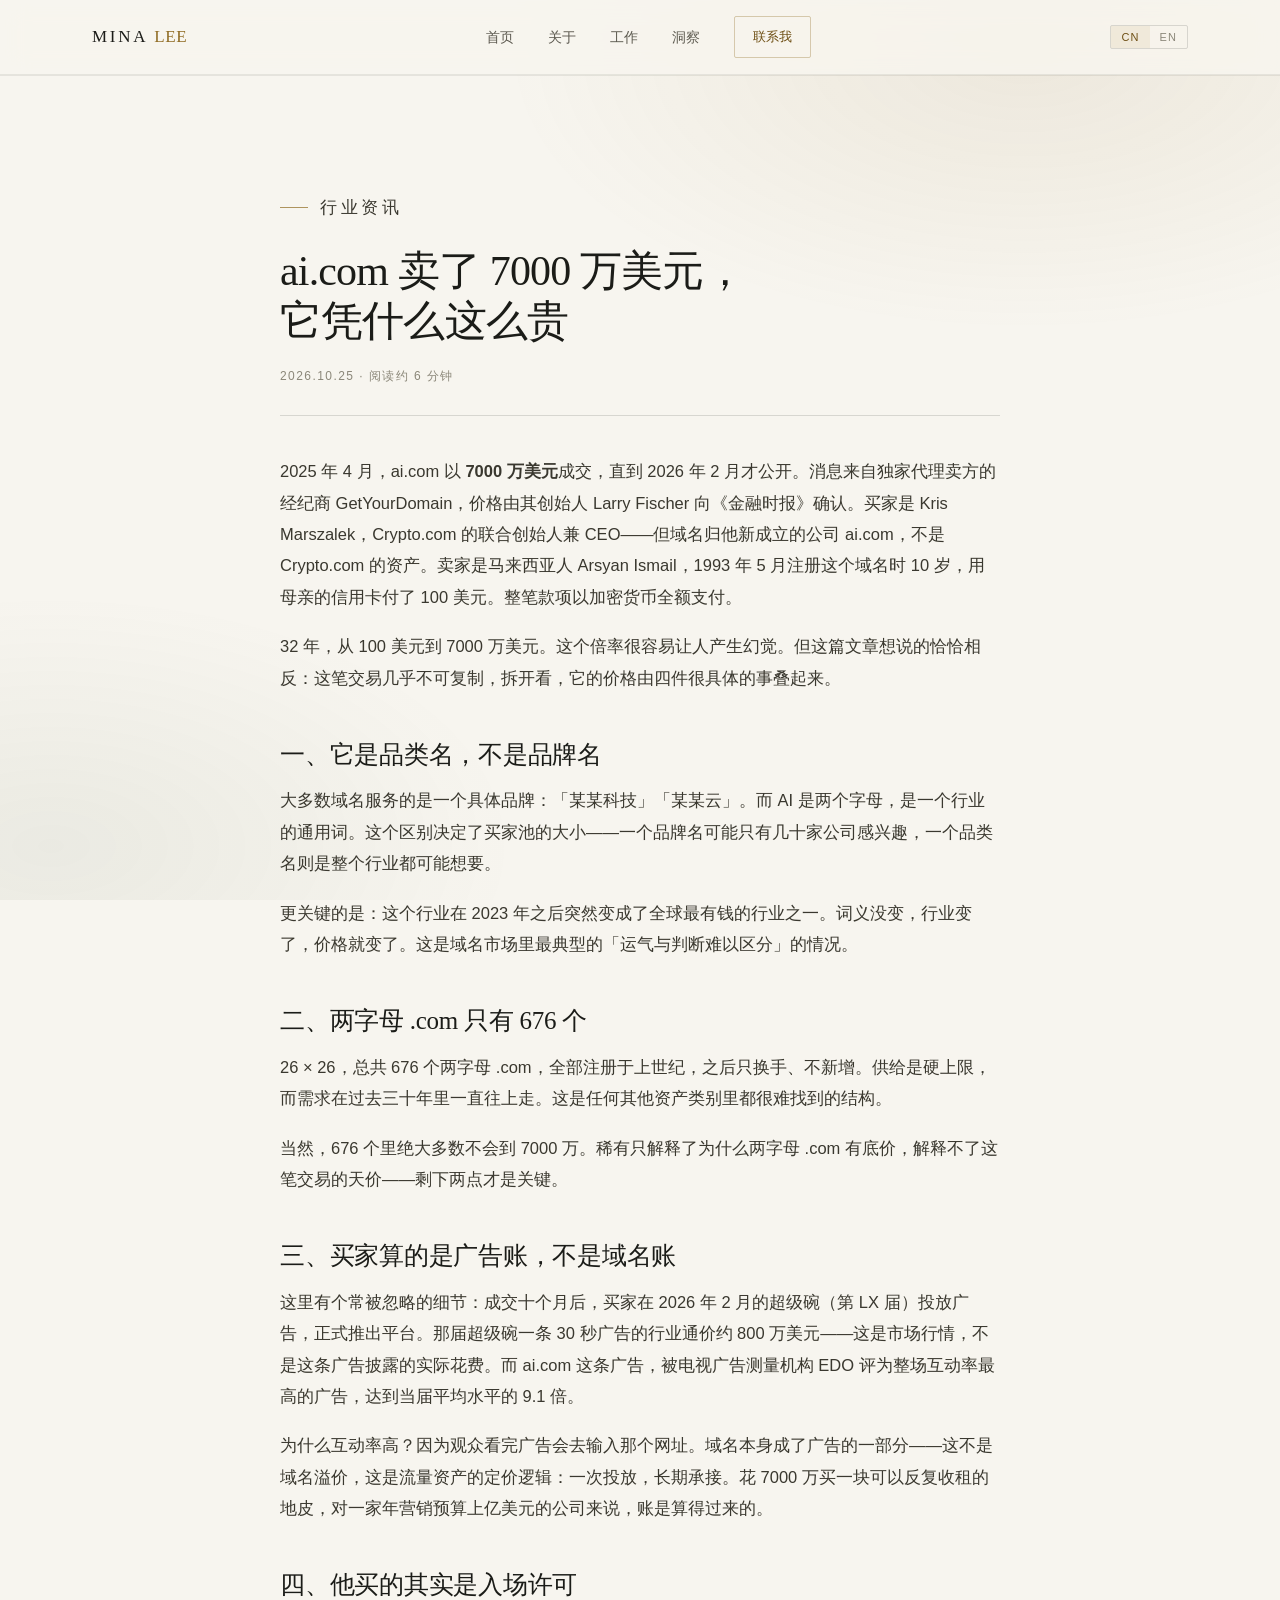
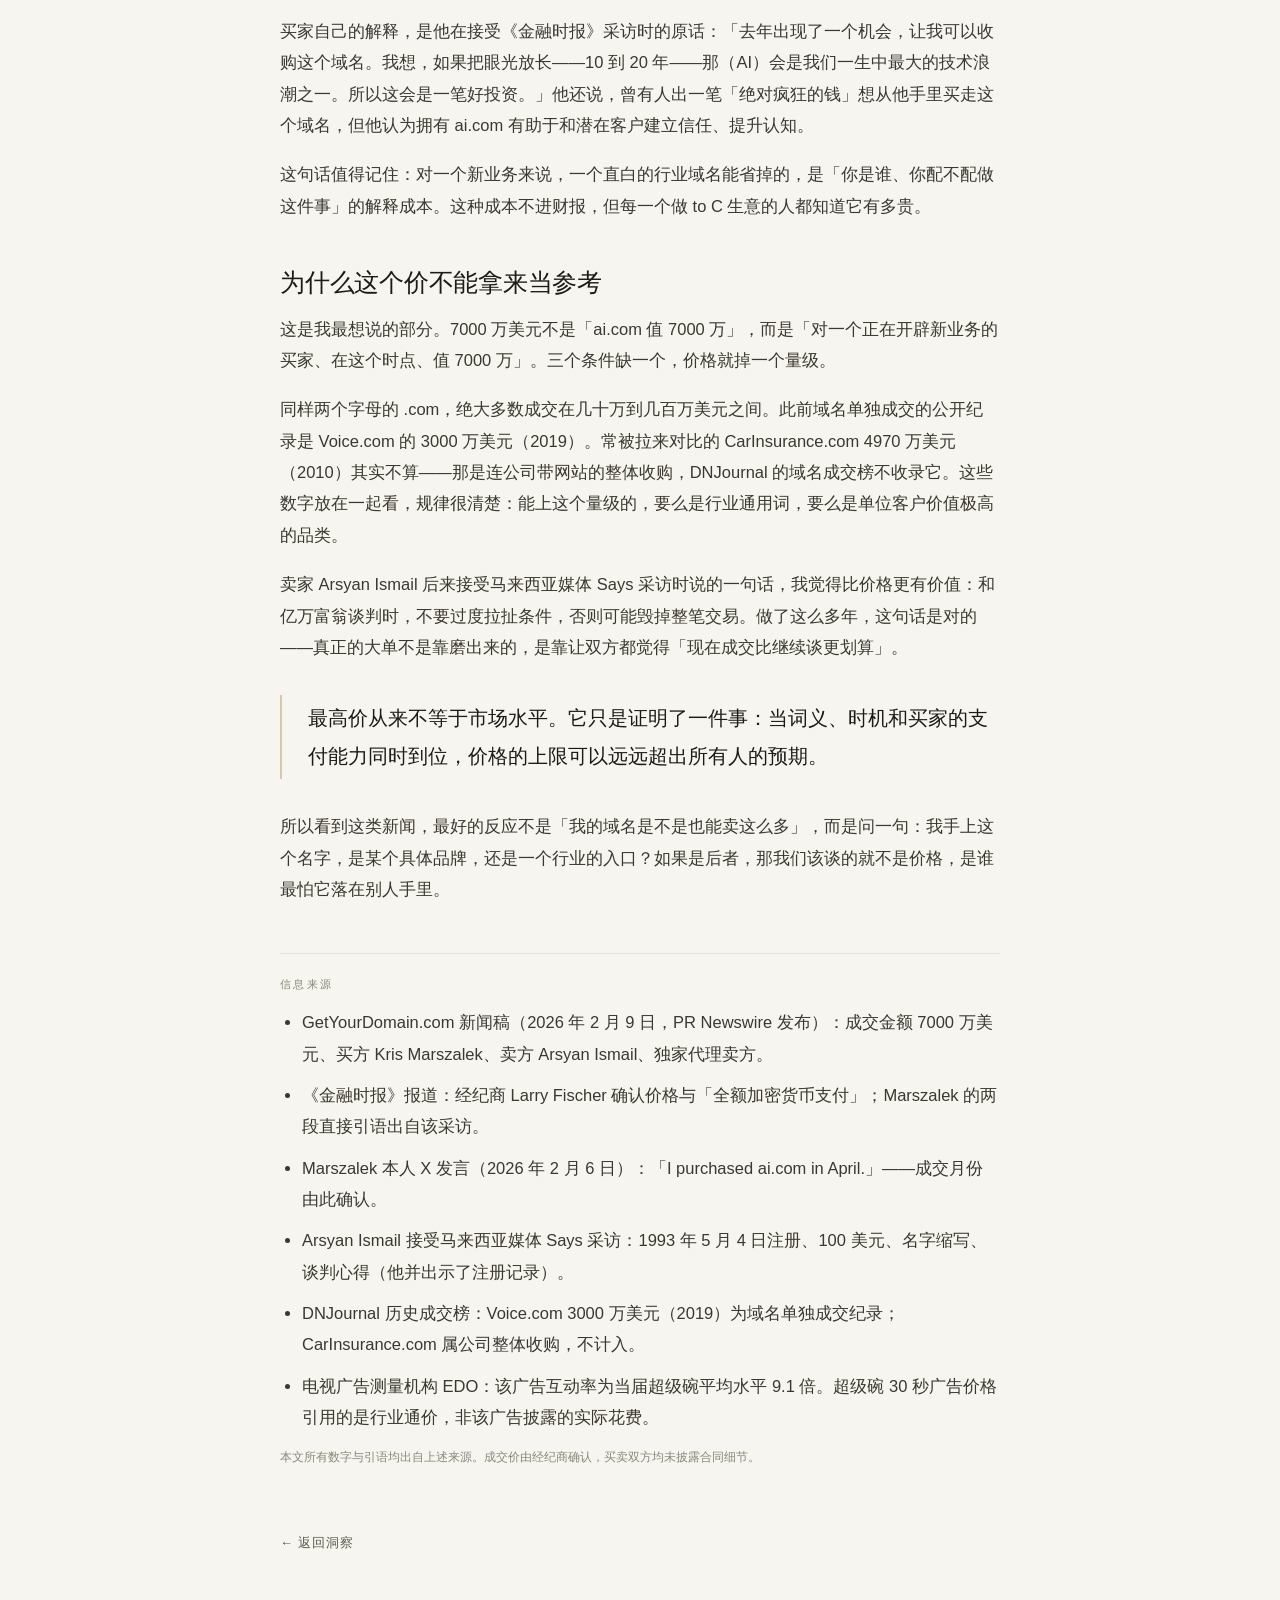
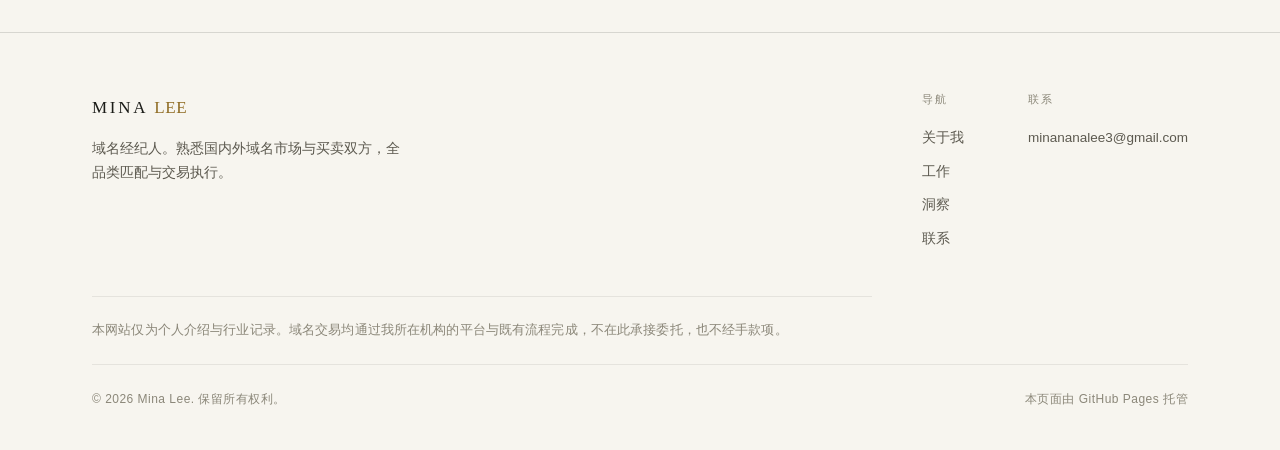
<file: posts/ai-com-70m.html>
<!DOCTYPE html>
<html lang="zh-CN">
<head>
<meta charset="UTF-8">
<meta name="viewport" content="width=device-width, initial-scale=1">
<title>ai.com 卖了 7000 万美元，它凭什么这么贵 — Mina Lee</title>
<meta name="description" content="ai.com 以 7000 万美元成交，刷新公开纪录。拆解这笔交易的四个价格来源，以及为什么它不能当作你手上域名的估值参考。">
<meta name="theme-color" content="#F7F5EF">
<link rel="canonical" href="https://minalee3.github.io/posts/ai-com-70m.html">
<meta property="og:title" content="ai.com 卖了 7000 万美元，它凭什么这么贵 — Mina Lee">
<meta property="og:description" content="拆解这笔史上最贵域名交易的四个价格来源，以及为什么它不能当估值参考。">
<meta property="og:url" content="https://minalee3.github.io/posts/ai-com-70m.html">
<meta property="og:site_name" content="Mina Lee">
<meta property="og:type" content="article">
<meta property="og:image" content="https://minalee3.github.io/assets/og-cover.jpg">
<meta property="og:image:width" content="1200">
<meta property="og:image:height" content="630">
<meta property="og:image:alt" content="Mina Lee — Domain Broker">
<meta property="og:locale" content="zh_CN">
<meta property="og:locale:alternate" content="en_US">
<meta name="twitter:card" content="summary_large_image">
<meta name="twitter:image" content="https://minalee3.github.io/assets/og-cover.jpg">
<link rel="icon" href="../assets/favicon.svg" type="image/svg+xml">
<link rel="stylesheet" href="../assets/style.css">
</head>
<body data-title-zh="ai.com 卖了 7000 万美元，它凭什么这么贵 — Mina Lee" data-title-en="ai.com sold for $70M — why is it worth that? — Mina Lee">

<header class="site-header">
  <div class="wrap header-inner">
    <a class="brand" href="../index.html">MINA<span>LEE</span></a>
    <nav class="nav" id="nav">
      <a href="../index.html" data-zh="首页" data-en="Home">首页</a>
      <a href="../about.html" data-zh="关于" data-en="About">关于</a>
      <a href="../services.html" data-zh="工作" data-en="Work">工作</a>
      <a href="../insights.html" data-zh="洞察" data-en="Insights">洞察</a>
      <a href="../contact.html" class="nav-cta" data-zh="联系我" data-en="Get in touch">联系我</a>
    </nav>
    <div class="header-right">
      <div class="lang" role="group" aria-label="Language">
        <button type="button" data-lang="zh" class="is-active">CN</button>
        <button type="button" data-lang="en">EN</button>
      </div>
      <button class="menu-btn" type="button" aria-label="Menu"><i></i></button>
    </div>
  </div>
</header>

<main>
<section class="block tight">
  <div class="wrap">
    <article class="article">
      <p class="eyebrow" style="margin-top:40px;" data-zh="行业资讯" data-en="Industry">行业资讯</p>
      <h1 data-zh="ai.com 卖了 <span class='nw'>7000 万美元</span>，它凭什么这么贵"
          data-en="ai.com sold for <span class='nw'>$70 million</span>. Why is it worth that?">ai.com 卖了 <span class="nw">7000 万美元</span>，它凭什么这么贵</h1>
      <div class="post-meta"><time datetime="2026-10-25">2026.10.25</time> · <span data-zh="阅读约 6 分钟" data-en="6 min read">阅读约 6 分钟</span></div>

      <p data-zh="2025 年 4 月，ai.com 以 <strong>7000 万美元</strong>成交，直到 2026 年 2 月才公开。消息来自独家代理卖方的经纪商 GetYourDomain，价格由其创始人 Larry Fischer 向《金融时报》确认。买家是 Kris Marszalek，Crypto.com 的联合创始人兼 CEO——但域名归他新成立的公司 ai.com，不是 Crypto.com 的资产。卖家是马来西亚人 Arsyan Ismail，1993 年 5 月注册这个域名时 10 岁，用母亲的信用卡付了 100 美元。整笔款项以加密货币全额支付。"
         data-en="ai.com changed hands in <strong>April 2025</strong>; it only became public in February 2026. The news came from GetYourDomain, the brokerage that exclusively represented the seller, and the price was confirmed to the Financial Times by its founder Larry Fischer. The buyer is Kris Marszalek, co-founder and CEO of Crypto.com — though the name sits with ai.com, a separate company he founded, not with Crypto.com. The seller, Arsyan Ismail of Malaysia, registered it in May 1993 at age ten, paying $100 on his mother's credit card. The whole sum was paid in cryptocurrency.">2025 年 4 月，ai.com 以 <strong>7000 万美元</strong>成交，直到 2026 年 2 月才公开。消息来自独家代理卖方的经纪商 GetYourDomain，价格由其创始人 Larry Fischer 向《金融时报》确认。买家是 Kris Marszalek，Crypto.com 的联合创始人兼 CEO——但域名归他新成立的公司 ai.com，不是 Crypto.com 的资产。卖家是马来西亚人 Arsyan Ismail，1993 年 5 月注册这个域名时 10 岁，用母亲的信用卡付了 100 美元。整笔款项以加密货币全额支付。</p>

      <p data-zh="32 年，从 100 美元到 7000 万美元。这个倍率很容易让人产生幻觉。但这篇文章想说的恰恰相反：这笔交易几乎不可复制，拆开看，它的价格由四件很具体的事叠起来。"
         data-en="Thirty-two years, from $100 to $70 million. That multiple is easy to get romantic about. This article argues the opposite: the trade is almost unrepeatable, and its price comes from four very specific things stacking up.">32 年，从 100 美元到 7000 万美元。这个倍率很容易让人产生幻觉。但这篇文章想说的恰恰相反：这笔交易几乎不可复制，拆开看，它的价格由四件很具体的事叠起来。</p>

      <h2 data-zh="一、它是品类名，不是品牌名" data-en="One: it's a category, not a brand">一、它是品类名，不是品牌名</h2>
      <p data-zh="大多数域名服务的是一个具体品牌：「某某科技」「某某云」。而 AI 是两个字母，是一个行业的通用词。这个区别决定了买家池的大小——一个品牌名可能只有几十家公司感兴趣，一个品类名则是整个行业都可能想要。"
         data-en="Most domains serve one specific brand — a company name, a product name. AI is two letters standing for an entire industry. That difference decides how many buyers exist: a brand name might appeal to a few dozen companies; a category name appeals to the whole sector.">大多数域名服务的是一个具体品牌：「某某科技」「某某云」。而 AI 是两个字母，是一个行业的通用词。这个区别决定了买家池的大小——一个品牌名可能只有几十家公司感兴趣，一个品类名则是整个行业都可能想要。</p>
      <p data-zh="更关键的是：这个行业在 2023 年之后突然变成了全球最有钱的行业之一。词义没变，行业变了，价格就变了。这是域名市场里最典型的「运气与判断难以区分」的情况。"
         data-en="More importantly, after 2023 this became one of the best-funded industries on earth. The word didn't change; the industry did — and the price changed with it. It's the classic case where luck and judgement are impossible to separate.">更关键的是：这个行业在 2023 年之后突然变成了全球最有钱的行业之一。词义没变，行业变了，价格就变了。这是域名市场里最典型的「运气与判断难以区分」的情况。</p>

      <h2 data-zh="二、两字母 .com 只有 676 个" data-en="Two: there are only 676 of them">二、两字母 .com 只有 676 个</h2>
      <p data-zh="26 × 26，总共 676 个两字母 .com，全部注册于上世纪，之后只换手、不新增。供给是硬上限，而需求在过去三十年里一直往上走。这是任何其他资产类别里都很难找到的结构。"
         data-en="26 × 26 — 676 two-letter .coms exist. All were registered decades ago; the supply only changes hands, it never grows. Hard ceiling on supply, three decades of rising demand. Few asset classes have that structure.">26 × 26，总共 676 个两字母 .com，全部注册于上世纪，之后只换手、不新增。供给是硬上限，而需求在过去三十年里一直往上走。这是任何其他资产类别里都很难找到的结构。</p>
      <p data-zh="当然，676 个里绝大多数不会到 7000 万。稀有只解释了为什么两字母 .com 有底价，解释不了这笔交易的天价——剩下两点才是关键。"
         data-en="Of course, most of those 676 will never approach $70 million. Scarcity explains the floor for two-letter .coms; it doesn't explain this price. The next two points do.">当然，676 个里绝大多数不会到 7000 万。稀有只解释了为什么两字母 .com 有底价，解释不了这笔交易的天价——剩下两点才是关键。</p>

      <h2 data-zh="三、买家算的是广告账，不是域名账" data-en="Three: the buyer did media maths, not domain maths">三、买家算的是广告账，不是域名账</h2>
      <p data-zh="这里有个常被忽略的细节：成交十个月后，买家在 2026 年 2 月的超级碗（第 LX 届）投放广告，正式推出平台。那届超级碗一条 30 秒广告的行业通价约 800 万美元——这是市场行情，不是这条广告披露的实际花费。而 ai.com 这条广告，被电视广告测量机构 EDO 评为整场互动率最高的广告，达到当届平均水平的 9.1 倍。"
         data-en="One detail usually gets skipped: ten months after closing, the buyer ran a Super Bowl LX ad in February 2026 to launch the platform. A 30-second spot that year carried an industry list price of roughly $8 million — a market rate, not this ad's disclosed cost. The ai.com spot was rated by EDO, the TV ad measurement firm, as the most engaging of the game: 9.1 times that year's average.">这里有个常被忽略的细节：成交十个月后，买家在 2026 年 2 月的超级碗（第 LX 届）投放广告，正式推出平台。那届超级碗一条 30 秒广告的行业通价约 800 万美元——这是市场行情，不是这条广告披露的实际花费。而 ai.com 这条广告，被电视广告测量机构 EDO 评为整场互动率最高的广告，达到当届平均水平的 9.1 倍。</p>
      <p data-zh="为什么互动率高？因为观众看完广告会去输入那个网址。域名本身成了广告的一部分——这不是域名溢价，这是流量资产的定价逻辑：一次投放，长期承接。花 7000 万买一块可以反复收租的地皮，对一家年营销预算上亿美元的公司来说，账是算得过来的。"
         data-en="Why the engagement? Because viewers typed the address in. The domain became part of the ad itself. That's not a domain premium — it's traffic-asset pricing: pay once, collect indefinitely. For a company spending nine figures a year on marketing, the arithmetic works.">为什么互动率高？因为观众看完广告会去输入那个网址。域名本身成了广告的一部分——这不是域名溢价，这是流量资产的定价逻辑：一次投放，长期承接。花 7000 万买一块可以反复收租的地皮，对一家年营销预算上亿美元的公司来说，账是算得过来的。</p>

      <h2 data-zh="四、他买的其实是入场许可" data-en="Four: what he bought was a licence to enter">四、他买的其实是入场许可</h2>
      <p data-zh="买家自己的解释，是他在接受《金融时报》采访时的原话：「去年出现了一个机会，让我可以收购这个域名。我想，如果把眼光放长——10 到 20 年——那（AI）会是我们一生中最大的技术浪潮之一。所以这会是一笔好投资。」他还说，曾有人出一笔「绝对疯狂的钱」想从他手里买走这个域名，但他认为拥有 ai.com 有助于和潜在客户建立信任、提升认知。"
         data-en="The buyer's own explanation, from his interview with the Financial Times: &ldquo;Last year an opportunity came up for me to acquire this domain and I thought if you take a long-term view — 10 to 20 years — that [AI] is going to be one of the greatest technological waves of our lifetime. And so it would be a good investment.&rdquo; He added that he had been offered &ldquo;an absolutely insane amount of money&rdquo; to sell, but believes owning ai.com builds trust and awareness with prospective customers.">买家自己的解释，是他在接受《金融时报》采访时的原话：「去年出现了一个机会，让我可以收购这个域名。我想，如果把眼光放长——10 到 20 年——那（AI）会是我们一生中最大的技术浪潮之一。所以这会是一笔好投资。」他还说，曾有人出一笔「绝对疯狂的钱」想从他手里买走这个域名，但他认为拥有 ai.com 有助于和潜在客户建立信任、提升认知。</p>
      <p data-zh="这句话值得记住：对一个新业务来说，一个直白的行业域名能省掉的，是「你是谁、你配不配做这件事」的解释成本。这种成本不进财报，但每一个做 to C 生意的人都知道它有多贵。"
         data-en="Worth remembering: for a new business, a category domain removes the cost of explaining who you are and whether you're credible in this space. That cost never shows up in a financial statement, but anyone selling to consumers knows how expensive it is.">这句话值得记住：对一个新业务来说，一个直白的行业域名能省掉的，是「你是谁、你配不配做这件事」的解释成本。这种成本不进财报，但每一个做 to C 生意的人都知道它有多贵。</p>

      <h2 data-zh="为什么这个价不能拿来当参考" data-en="Why this price is not a benchmark">为什么这个价不能拿来当参考</h2>
      <p data-zh="这是我最想说的部分。7000 万美元不是「ai.com 值 7000 万」，而是「对一个正在开辟新业务的买家、在这个时点、值 7000 万」。三个条件缺一个，价格就掉一个量级。"
         data-en="This is the part I care about. $70 million isn't &ldquo;ai.com is worth $70 million.&rdquo; It's &ldquo;ai.com is worth $70 million to this buyer, launching this business, at this moment.&rdquo; Remove one of those three and the price drops an order of magnitude.">这是我最想说的部分。7000 万美元不是「ai.com 值 7000 万」，而是「对一个正在开辟新业务的买家、在这个时点、值 7000 万」。三个条件缺一个，价格就掉一个量级。</p>
      <p data-zh="同样两个字母的 .com，绝大多数成交在几十万到几百万美元之间。此前域名单独成交的公开纪录是 Voice.com 的 3000 万美元（2019）。常被拉来对比的 CarInsurance.com 4970 万美元（2010）其实不算——那是连公司带网站的整体收购，DNJournal 的域名成交榜不收录它。这些数字放在一起看，规律很清楚：能上这个量级的，要么是行业通用词，要么是单位客户价值极高的品类。"
         data-en="Most two-letter .coms trade in the hundreds of thousands to low millions. The previous record for a domain-only sale was Voice.com at $30 million (2019). CarInsurance.com at $49.7 million (2010) is often cited alongside it, but that was an acquisition of the company and its website — DNJournal's domain-only chart excludes it. Side by side, the pattern is clear: at this level you need either a category word or a vertical where a single customer is worth a fortune.">同样两个字母的 .com，绝大多数成交在几十万到几百万美元之间。此前域名单独成交的公开纪录是 Voice.com 的 3000 万美元（2019）。常被拉来对比的 CarInsurance.com 4970 万美元（2010）其实不算——那是连公司带网站的整体收购，DNJournal 的域名成交榜不收录它。这些数字放在一起看，规律很清楚：能上这个量级的，要么是行业通用词，要么是单位客户价值极高的品类。</p>

      <p data-zh="卖家 Arsyan Ismail 后来接受马来西亚媒体 Says 采访时说的一句话，我觉得比价格更有价值：和亿万富翁谈判时，不要过度拉扯条件，否则可能毁掉整笔交易。做了这么多年，这句话是对的——真正的大单不是靠磨出来的，是靠让双方都觉得「现在成交比继续谈更划算」。"
         data-en="One line the seller, Arsyan Ismail, gave in a later interview with the Malaysian outlet Says is worth more than the price: when negotiating with a billionaire, don't over-negotiate or you may kill the whole deal. After years in this business, that's accurate — the biggest deals aren't ground out. They close when both sides decide that closing now beats talking further.">卖家 Arsyan Ismail 后来接受马来西亚媒体 Says 采访时说的一句话，我觉得比价格更有价值：和亿万富翁谈判时，不要过度拉扯条件，否则可能毁掉整笔交易。做了这么多年，这句话是对的——真正的大单不是靠磨出来的，是靠让双方都觉得「现在成交比继续谈更划算」。</p>

      <blockquote>
        <p data-zh="最高价从来不等于市场水平。它只是证明了一件事：当词义、时机和买家的支付能力同时到位，价格的上限可以远远超出所有人的预期。"
           data-en="A record price is never the market level. It only proves one thing: when meaning, timing and a buyer's ability to pay all line up, the ceiling can go far beyond anyone's expectation.">最高价从来不等于市场水平。它只是证明了一件事：当词义、时机和买家的支付能力同时到位，价格的上限可以远远超出所有人的预期。</p>
      </blockquote>

      <p data-zh="所以看到这类新闻，最好的反应不是「我的域名是不是也能卖这么多」，而是问一句：我手上这个名字，是某个具体品牌，还是一个行业的入口？如果是后者，那我们该谈的就不是价格，是谁最怕它落在别人手里。"
         data-en="So the right reaction to news like this isn't &ldquo;could mine sell for that?&rdquo; It's a question: is my name a specific brand, or an entry point to an industry? If it's the latter, the conversation isn't about price — it's about who most fears it landing in someone else's hands.">所以看到这类新闻，最好的反应不是「我的域名是不是也能卖这么多」，而是问一句：我手上这个名字，是某个具体品牌，还是一个行业的入口？如果是后者，那我们该谈的就不是价格，是谁最怕它落在别人手里。</p>

      <div class="sources">
        <h4 data-zh="信息来源" data-en="Sources">信息来源</h4>
        <ul>
          <li data-zh="GetYourDomain.com 新闻稿（2026 年 2 月 9 日，PR Newswire 发布）：成交金额 7000 万美元、买方 Kris Marszalek、卖方 Arsyan Ismail、独家代理卖方。"
              data-en="GetYourDomain.com press release (Feb 9, 2026, via PR Newswire): the $70m price, buyer Kris Marszalek, seller Arsyan Ismail, exclusive representation of the seller.">GetYourDomain.com 新闻稿（2026 年 2 月 9 日，PR Newswire 发布）：成交金额 7000 万美元、买方 Kris Marszalek、卖方 Arsyan Ismail、独家代理卖方。</li>
          <li data-zh="《金融时报》报道：经纪商 Larry Fischer 确认价格与「全额加密货币支付」；Marszalek 的两段直接引语出自该采访。"
              data-en="Financial Times report: broker Larry Fischer confirmed the price and the all-crypto payment; both Marszalek quotes come from that interview.">《金融时报》报道：经纪商 Larry Fischer 确认价格与「全额加密货币支付」；Marszalek 的两段直接引语出自该采访。</li>
          <li data-zh="Marszalek 本人 X 发言（2026 年 2 月 6 日）：「I purchased ai.com in April.」——成交月份由此确认。"
              data-en="Marszalek's own post on X (Feb 6, 2026): &ldquo;I purchased ai.com in April.&rdquo; — the source for the closing month.">Marszalek 本人 X 发言（2026 年 2 月 6 日）：「I purchased ai.com in April.」——成交月份由此确认。</li>
          <li data-zh="Arsyan Ismail 接受马来西亚媒体 Says 采访：1993 年 5 月 4 日注册、100 美元、名字缩写、谈判心得（他并出示了注册记录）。"
              data-en="Arsyan Ismail's interview with the Malaysian outlet Says: registration on May 4, 1993, the $100, the initials, the negotiation advice — he also showed the registration records.">Arsyan Ismail 接受马来西亚媒体 Says 采访：1993 年 5 月 4 日注册、100 美元、名字缩写、谈判心得（他并出示了注册记录）。</li>
          <li data-zh="DNJournal 历史成交榜：Voice.com 3000 万美元（2019）为域名单独成交纪录；CarInsurance.com 属公司整体收购，不计入。"
              data-en="DNJournal's all-time sales table: Voice.com at $30m (2019) is the domain-only record; CarInsurance.com was a company acquisition and is excluded.">DNJournal 历史成交榜：Voice.com 3000 万美元（2019）为域名单独成交纪录；CarInsurance.com 属公司整体收购，不计入。</li>
          <li data-zh="电视广告测量机构 EDO：该广告互动率为当届超级碗平均水平 9.1 倍。超级碗 30 秒广告价格引用的是行业通价，非该广告披露的实际花费。"
              data-en="EDO, the TV ad measurement firm: engagement 9.1 times that year's Super Bowl average. The 30-second spot price is an industry rate, not this ad's disclosed cost.">电视广告测量机构 EDO：该广告互动率为当届超级碗平均水平 9.1 倍。超级碗 30 秒广告价格引用的是行业通价，非该广告披露的实际花费。</li>
        </ul>
        <p class="src-note" data-zh="本文所有数字与引语均出自上述来源。成交价由经纪商确认，买卖双方均未披露合同细节。"
           data-en="Every figure and quote above traces to these sources. The price was confirmed by the broker; neither party disclosed the contract terms.">本文所有数字与引语均出自上述来源。成交价由经纪商确认，买卖双方均未披露合同细节。</p>
      </div>

      <a class="back" href="../insights.html" data-zh="← 返回洞察" data-en="← Back to insights">← 返回洞察</a>
    </article>
  </div>
</section>
</main>

<footer class="site-footer">
  <div class="wrap">
    <div class="foot-grid">
      <div class="foot-brand">
        <a class="brand" href="../index.html">MINA<span>LEE</span></a>
        <p data-zh="域名经纪人。熟悉国内外域名市场与买卖双方，全品类匹配与交易执行。"
           data-en="Domain broker. At home in the market and its buyers and sellers, here and abroad.">域名经纪人。熟悉国内外域名市场与买卖双方，全品类匹配与交易执行。</p>
      </div>
      <div class="foot-links">
        <div class="foot-col">
          <h4 data-zh="导航" data-en="Site">导航</h4>
          <a href="../about.html" data-zh="关于我" data-en="About">关于我</a>
          <a href="../services.html" data-zh="工作" data-en="Work">工作</a>
          <a href="../insights.html" data-zh="洞察" data-en="Insights">洞察</a>
          <a href="../contact.html" data-zh="联系" data-en="Contact">联系</a>
        </div>
        <div class="foot-col">
          <h4 data-zh="联系" data-en="Reach me">联系</h4>
          <a href="mailto:minananalee3@gmail.com">minananalee3@gmail.com</a>
        </div>
      </div>
    </div>
    <div class="foot-note">
      <p data-zh="本网站仅为个人介绍与行业记录。域名交易均通过我所在机构的平台与既有流程完成，不在此承接委托，也不经手款项。"
         data-en="This site is a personal introduction and a record of industry notes. All domain transactions run through my firm's platform and existing process — no mandates are taken here, and no funds pass through me.">本网站仅为个人介绍与行业记录。域名交易均通过我所在机构的平台与既有流程完成，不在此承接委托，也不经手款项。</p>
    </div>
    <div class="foot-bottom">
      <span>© <span id="yr">2026</span> Mina Lee. <span data-zh="保留所有权利。" data-en="All rights reserved.">保留所有权利。</span></span>
      <span data-zh="本页面由 GitHub Pages 托管" data-en="Hosted on GitHub Pages">本页面由 GitHub Pages 托管</span>
    </div>
  </div>
</footer>

<script src="../assets/main.js"></script>
</body>
</html>
</file>
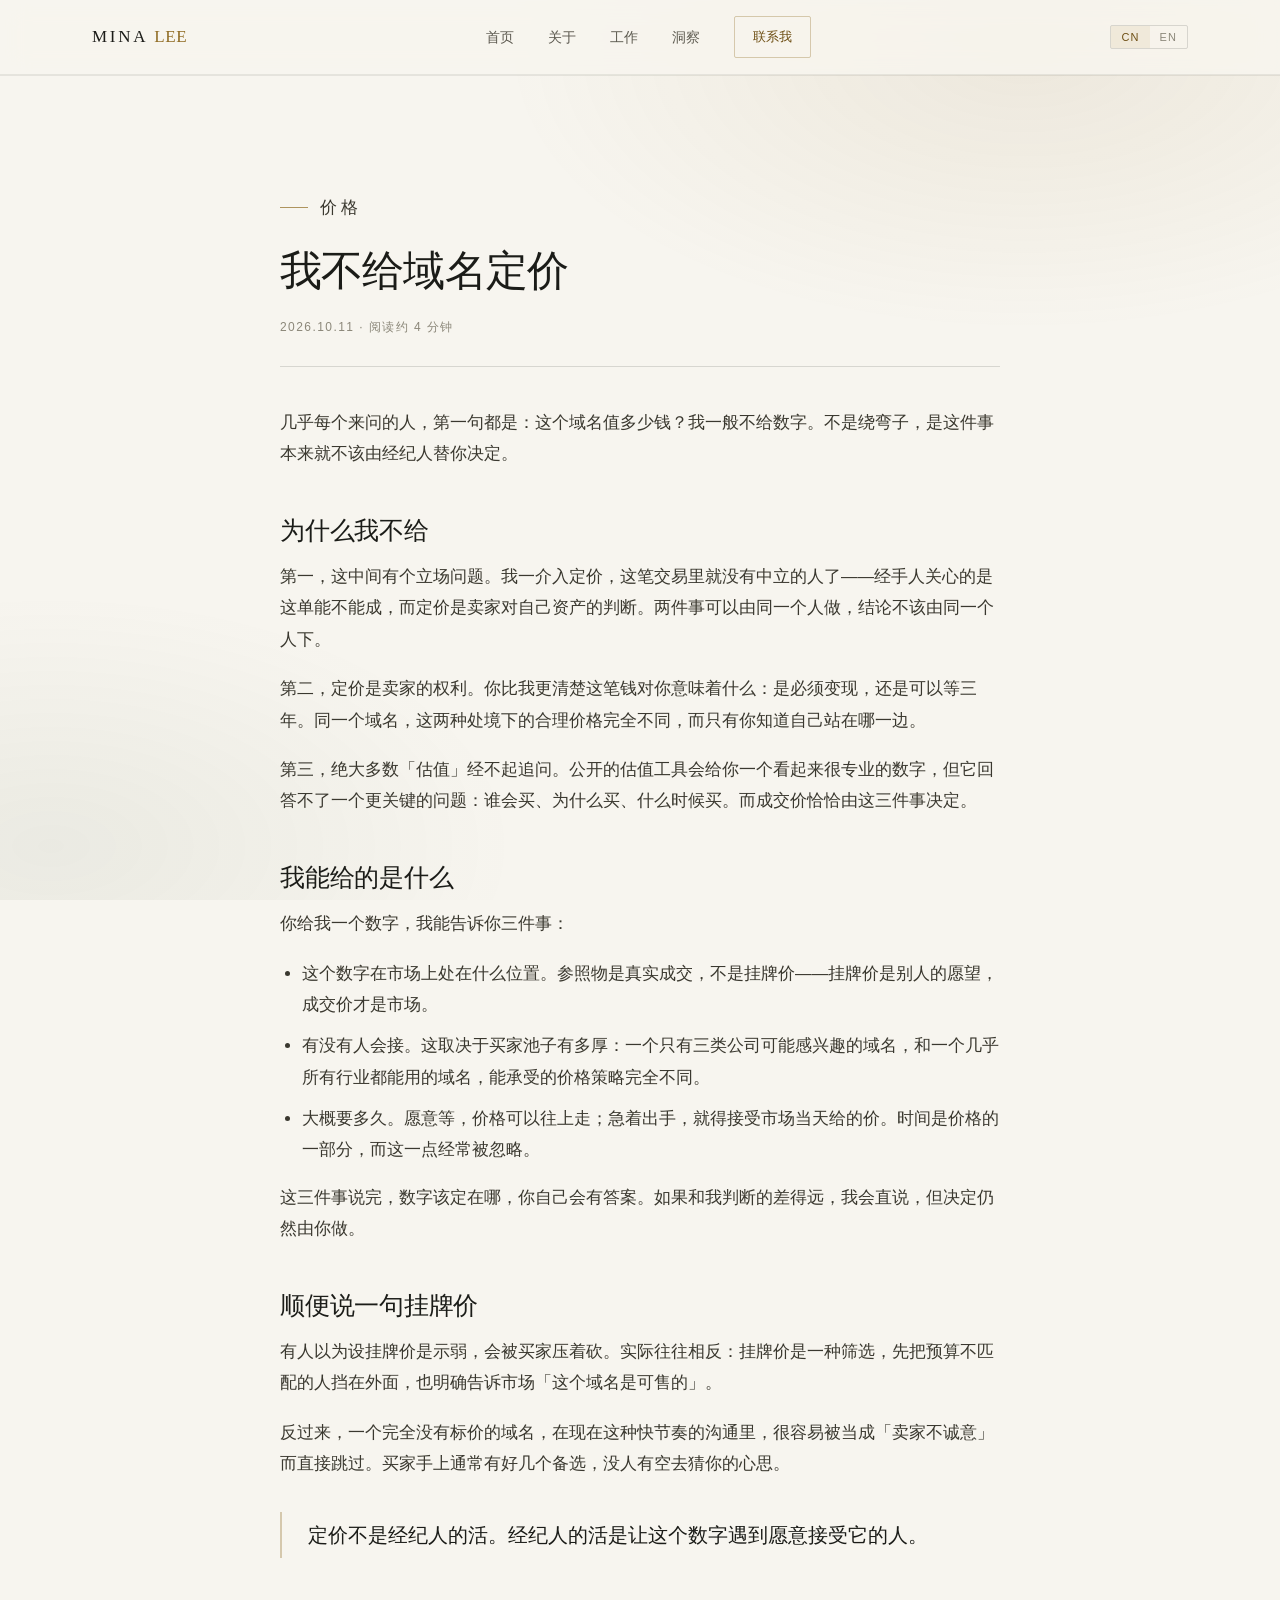
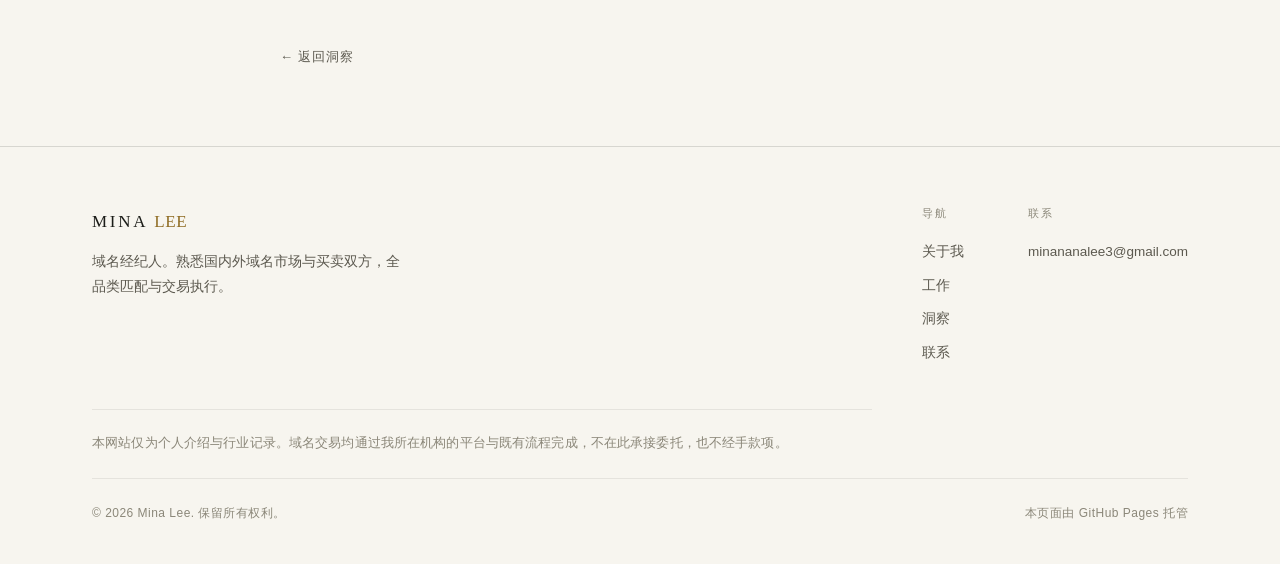
<file: posts/valuation.html>
<!DOCTYPE html>
<html lang="zh-CN">
<head>
<meta charset="UTF-8">
<meta name="viewport" content="width=device-width, initial-scale=1">
<title>我不给域名定价 — Mina Lee</title>
<meta name="description" content="定价不该由经纪人替你决定。经纪人能做的是告诉你这个报价在市场上处在什么位置、有没有人会接、大概要多久。">
<meta name="theme-color" content="#F7F5EF">
<link rel="canonical" href="https://minalee3.github.io/posts/valuation.html">
<meta property="og:title" content="我不给域名定价 — Mina Lee">
<meta property="og:description" content="定价不该由经纪人替你决定。我能做的是告诉你这个数字在市场上处在什么位置。">
<meta property="og:url" content="https://minalee3.github.io/posts/valuation.html">
<meta property="og:site_name" content="Mina Lee">
<meta property="og:type" content="article">
<meta property="og:image" content="https://minalee3.github.io/assets/og-cover.jpg">
<meta property="og:image:width" content="1200">
<meta property="og:image:height" content="630">
<meta property="og:image:alt" content="Mina Lee — Domain Broker">
<meta property="og:locale" content="zh_CN">
<meta property="og:locale:alternate" content="en_US">
<meta name="twitter:card" content="summary_large_image">
<meta name="twitter:image" content="https://minalee3.github.io/assets/og-cover.jpg">
<link rel="icon" href="../assets/favicon.svg" type="image/svg+xml">
<link rel="stylesheet" href="../assets/style.css">
</head>
<body data-title-zh="我不给域名定价 — Mina Lee" data-title-en="I don't price domains — Mina Lee">

<header class="site-header">
  <div class="wrap header-inner">
    <a class="brand" href="../index.html">MINA<span>LEE</span></a>
    <nav class="nav" id="nav">
      <a href="../index.html" data-zh="首页" data-en="Home">首页</a>
      <a href="../about.html" data-zh="关于" data-en="About">关于</a>
      <a href="../services.html" data-zh="工作" data-en="Work">工作</a>
      <a href="../insights.html" data-zh="洞察" data-en="Insights">洞察</a>
      <a href="../contact.html" class="nav-cta" data-zh="联系我" data-en="Get in touch">联系我</a>
    </nav>
    <div class="header-right">
      <div class="lang" role="group" aria-label="Language">
        <button type="button" data-lang="zh" class="is-active">CN</button>
        <button type="button" data-lang="en">EN</button>
      </div>
      <button class="menu-btn" type="button" aria-label="Menu"><i></i></button>
    </div>
  </div>
</header>

<main>
<section class="block tight">
  <div class="wrap">
    <article class="article">
      <p class="eyebrow" style="margin-top:40px;" data-zh="价格" data-en="Pricing">价格</p>
      <h1 data-zh="我不给域名定价" data-en="I don't price domains">我不给域名定价</h1>
      <div class="post-meta"><time datetime="2026-10-11">2026.10.11</time> · <span data-zh="阅读约 4 分钟" data-en="4 min read">阅读约 4 分钟</span></div>

      <p data-zh="几乎每个来问的人，第一句都是：这个域名值多少钱？我一般不给数字。不是绕弯子，是这件事本来就不该由经纪人替你决定。"
         data-en="Almost everyone opens with the same question: what is this domain worth? I usually don't give a number. Not to be evasive — it's simply not a decision a broker should make for you.">几乎每个来问的人，第一句都是：这个域名值多少钱？我一般不给数字。不是绕弯子，是这件事本来就不该由经纪人替你决定。</p>

      <h2 data-zh="为什么我不给" data-en="Why not">为什么我不给</h2>

      <p data-zh="第一，这中间有个立场问题。我一介入定价，这笔交易里就没有中立的人了——经手人关心的是这单能不能成，而定价是卖家对自己资产的判断。两件事可以由同一个人做，结论不该由同一个人下。"
         data-en="First, a question of position. Once I set the price, there is no neutral party left in the deal — the person handling it wants it to close, while pricing is the owner's judgement about their own asset. The two can be done by the same person; the conclusion shouldn't be.">第一，这中间有个立场问题。我一介入定价，这笔交易里就没有中立的人了——经手人关心的是这单能不能成，而定价是卖家对自己资产的判断。两件事可以由同一个人做，结论不该由同一个人下。</p>

      <p data-zh="第二，定价是卖家的权利。你比我更清楚这笔钱对你意味着什么：是必须变现，还是可以等三年。同一个域名，这两种处境下的合理价格完全不同，而只有你知道自己站在哪一边。"
         data-en="Second, pricing is the seller's call. You know better than I do what the money means to you — whether it must be realised now, or whether you can wait three years. The same name has a completely different sensible price in those two situations, and only you know which one you're in.">第二，定价是卖家的权利。你比我更清楚这笔钱对你意味着什么：是必须变现，还是可以等三年。同一个域名，这两种处境下的合理价格完全不同，而只有你知道自己站在哪一边。</p>

      <p data-zh="第三，绝大多数「估值」经不起追问。公开的估值工具会给你一个看起来很专业的数字，但它回答不了一个更关键的问题：谁会买、为什么买、什么时候买。而成交价恰恰由这三件事决定。"
         data-en="Third, most &ldquo;valuations&rdquo; don't survive a follow-up question. A public tool will hand you a professional-looking number, but it can't answer the question that matters: who buys it, why, and when. The closing price is decided by those three things.">第三，绝大多数「估值」经不起追问。公开的估值工具会给你一个看起来很专业的数字，但它回答不了一个更关键的问题：谁会买、为什么买、什么时候买。而成交价恰恰由这三件事决定。</p>

      <h2 data-zh="我能给的是什么" data-en="What I can give you">我能给的是什么</h2>

      <p data-zh="你给我一个数字，我能告诉你三件事："
         data-en="You give me a number, and I can tell you three things:">你给我一个数字，我能告诉你三件事：</p>

      <ul>
        <li data-zh="这个数字在市场上处在什么位置。参照物是真实成交，不是挂牌价——挂牌价是别人的愿望，成交价才是市场。" data-en="Where that number sits in the market — measured against real sales, not asking prices. An asking price is somebody's hope; a sale is the market.">这个数字在市场上处在什么位置。参照物是真实成交，不是挂牌价——挂牌价是别人的愿望，成交价才是市场。</li>
        <li data-zh="有没有人会接。这取决于买家池子有多厚：一个只有三类公司可能感兴趣的域名，和一个几乎所有行业都能用的域名，能承受的价格策略完全不同。" data-en="Whether anyone would meet it. That depends on how deep the buyer pool is: a name only three kinds of company could want supports a very different strategy from one any industry could use.">有没有人会接。这取决于买家池子有多厚：一个只有三类公司可能感兴趣的域名，和一个几乎所有行业都能用的域名，能承受的价格策略完全不同。</li>
        <li data-zh="大概要多久。愿意等，价格可以往上走；急着出手，就得接受市场当天给的价。时间是价格的一部分，而这一点经常被忽略。" data-en="Roughly how long. If you can wait, the number can go up; if you need out quickly, you accept what the market pays today. Time is part of the price, and it's the part most often ignored.">大概要多久。愿意等，价格可以往上走；急着出手，就得接受市场当天给的价。时间是价格的一部分，而这一点经常被忽略。</li>
      </ul>

      <p data-zh="这三件事说完，数字该定在哪，你自己会有答案。如果和我判断的差得远，我会直说，但决定仍然由你做。"
         data-en="Once those three are on the table, you'll have your own answer about where to set it. If it's far from my read, I'll say so plainly — but the decision stays yours.">这三件事说完，数字该定在哪，你自己会有答案。如果和我判断的差得远，我会直说，但决定仍然由你做。</p>

      <h2 data-zh="顺便说一句挂牌价" data-en="A word on asking prices">顺便说一句挂牌价</h2>

      <p data-zh="有人以为设挂牌价是示弱，会被买家压着砍。实际往往相反：挂牌价是一种筛选，先把预算不匹配的人挡在外面，也明确告诉市场「这个域名是可售的」。"
         data-en="Some sellers assume a public asking price is a weakness, an invitation to be lowballed. It usually works the other way: an asking price filters out buyers whose budget doesn't fit, and states clearly that the name is available.">有人以为设挂牌价是示弱，会被买家压着砍。实际往往相反：挂牌价是一种筛选，先把预算不匹配的人挡在外面，也明确告诉市场「这个域名是可售的」。</p>

      <p data-zh="反过来，一个完全没有标价的域名，在现在这种快节奏的沟通里，很容易被当成「卖家不诚意」而直接跳过。买家手上通常有好几个备选，没人有空去猜你的心思。"
         data-en="Conversely, a name with no price at all is easily read as an unserious seller and skipped outright in fast-moving conversations. Buyers usually have several alternatives; nobody has time to guess your intent.">反过来，一个完全没有标价的域名，在现在这种快节奏的沟通里，很容易被当成「卖家不诚意」而直接跳过。买家手上通常有好几个备选，没人有空去猜你的心思。</p>

      <blockquote>
        <p data-zh="定价不是经纪人的活。经纪人的活是让这个数字遇到愿意接受它的人。"
           data-en="Pricing isn't the broker's job. The broker's job is putting that number in front of the person who'll accept it.">定价不是经纪人的活。经纪人的活是让这个数字遇到愿意接受它的人。</p>
      </blockquote>

      <a class="back" href="../insights.html" data-zh="← 返回洞察" data-en="← Back to insights">← 返回洞察</a>
    </article>
  </div>
</section>
</main>

<footer class="site-footer">
  <div class="wrap">
    <div class="foot-grid">
      <div class="foot-brand">
        <a class="brand" href="../index.html">MINA<span>LEE</span></a>
        <p data-zh="域名经纪人。熟悉国内外域名市场与买卖双方，全品类匹配与交易执行。"
           data-en="Domain broker. At home in the market and its buyers and sellers, here and abroad.">域名经纪人。熟悉国内外域名市场与买卖双方，全品类匹配与交易执行。</p>
      </div>
      <div class="foot-links">
        <div class="foot-col">
          <h4 data-zh="导航" data-en="Site">导航</h4>
          <a href="../about.html" data-zh="关于我" data-en="About">关于我</a>
          <a href="../services.html" data-zh="工作" data-en="Work">工作</a>
          <a href="../insights.html" data-zh="洞察" data-en="Insights">洞察</a>
          <a href="../contact.html" data-zh="联系" data-en="Contact">联系</a>
        </div>
        <div class="foot-col">
          <h4 data-zh="联系" data-en="Reach me">联系</h4>
          <a href="mailto:minananalee3@gmail.com">minananalee3@gmail.com</a>
        </div>
      </div>
    </div>
    <div class="foot-note">
      <p data-zh="本网站仅为个人介绍与行业记录。域名交易均通过我所在机构的平台与既有流程完成，不在此承接委托，也不经手款项。"
         data-en="This site is a personal introduction and a record of industry notes. All domain transactions run through my firm's platform and existing process — no mandates are taken here, and no funds pass through me.">本网站仅为个人介绍与行业记录。域名交易均通过我所在机构的平台与既有流程完成，不在此承接委托，也不经手款项。</p>
    </div>
    <div class="foot-bottom">
      <span>© <span id="yr">2026</span> Mina Lee. <span data-zh="保留所有权利。" data-en="All rights reserved.">保留所有权利。</span></span>
      <span data-zh="本页面由 GitHub Pages 托管" data-en="Hosted on GitHub Pages">本页面由 GitHub Pages 托管</span>
    </div>
  </div>
</footer>

<script src="../assets/main.js"></script>
</body>
</html>
</file>
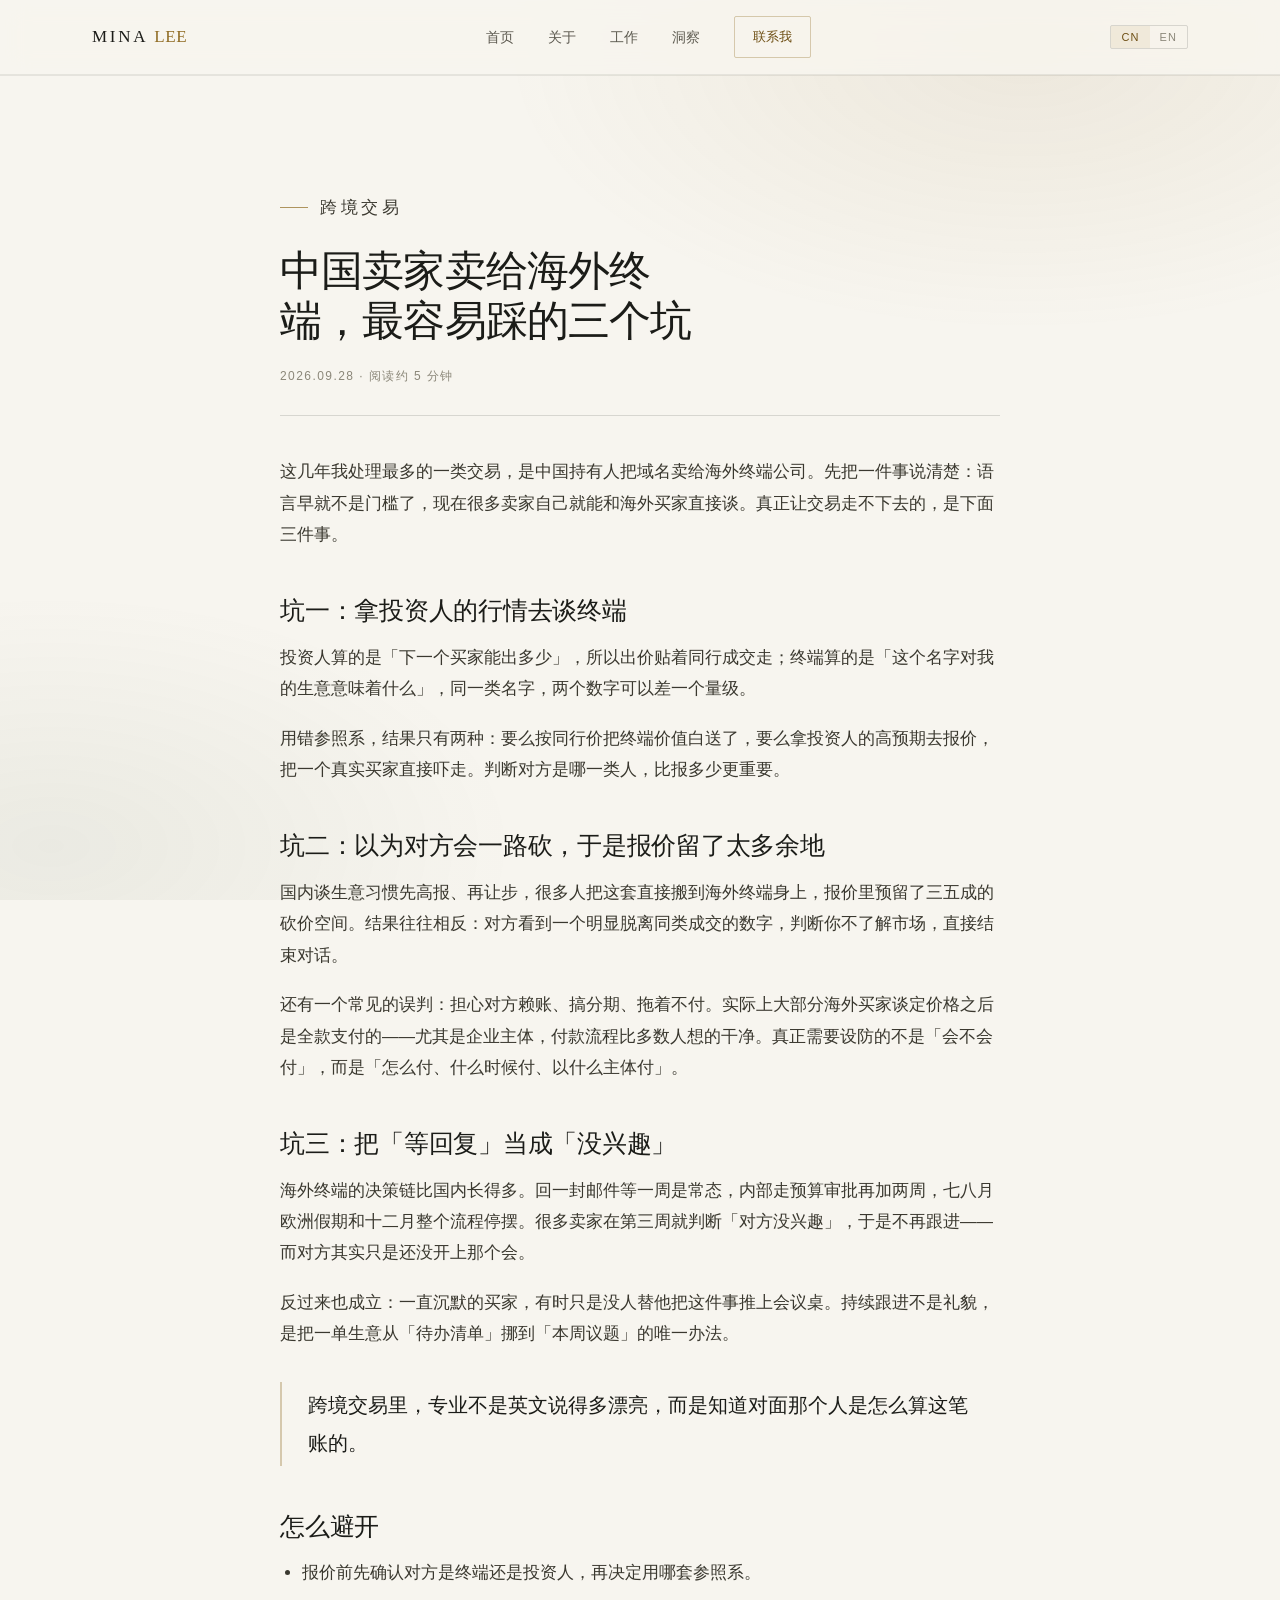
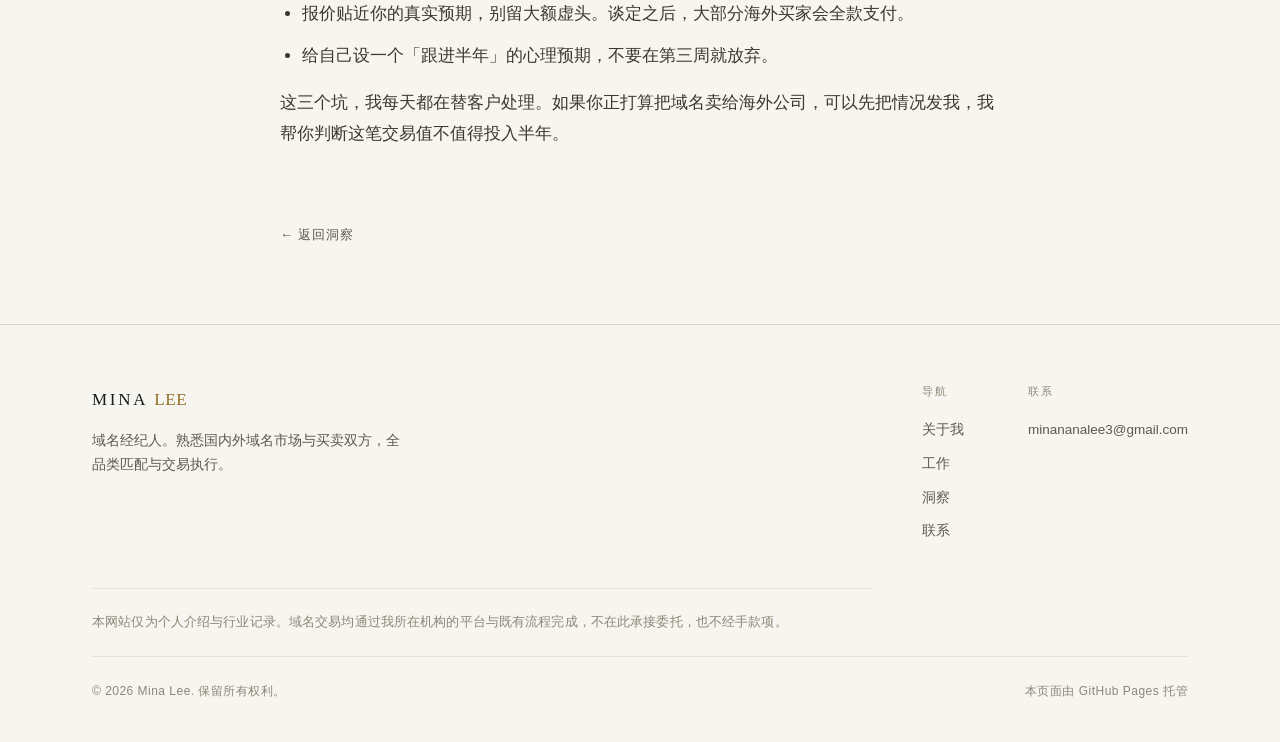
<file: posts/welcome.html>
<!DOCTYPE html>
<html lang="zh-CN">
<head>
<meta charset="UTF-8">
<meta name="viewport" content="width=device-width, initial-scale=1">
<title>中国卖家卖给海外终端，最容易踩的三个坑 — Mina Lee</title>
<meta name="description" content="语言不是障碍。真正卡住交易的是参照系、对买家付款习惯的误判，以及节奏认知。来自一线跨境域名交易的观察。">
<meta name="theme-color" content="#F7F5EF">
<link rel="canonical" href="https://minalee3.github.io/posts/welcome.html">
<meta property="og:title" content="中国卖家卖给海外终端，最容易踩的三个坑 — Mina Lee">
<meta property="og:description" content="语言不是障碍。真正卡住交易的是参照系、付款习惯的误判和节奏认知。">
<meta property="og:url" content="https://minalee3.github.io/posts/welcome.html">
<meta property="og:site_name" content="Mina Lee">
<meta property="og:type" content="article">
<meta property="og:image" content="https://minalee3.github.io/assets/og-cover.jpg">
<meta property="og:image:width" content="1200">
<meta property="og:image:height" content="630">
<meta property="og:image:alt" content="Mina Lee — Domain Broker">
<meta property="og:locale" content="zh_CN">
<meta property="og:locale:alternate" content="en_US">
<meta name="twitter:card" content="summary_large_image">
<meta name="twitter:image" content="https://minalee3.github.io/assets/og-cover.jpg">
<link rel="icon" href="../assets/favicon.svg" type="image/svg+xml">
<link rel="stylesheet" href="../assets/style.css">
</head>
<body data-title-zh="中国卖家卖给海外终端，最容易踩的三个坑 — Mina Lee" data-title-en="Three traps when selling to overseas end-users — Mina Lee">

<header class="site-header">
  <div class="wrap header-inner">
    <a class="brand" href="../index.html">MINA<span>LEE</span></a>
    <nav class="nav" id="nav">
      <a href="../index.html" data-zh="首页" data-en="Home">首页</a>
      <a href="../about.html" data-zh="关于" data-en="About">关于</a>
      <a href="../services.html" data-zh="工作" data-en="Work">工作</a>
      <a href="../insights.html" data-zh="洞察" data-en="Insights">洞察</a>
      <a href="../contact.html" class="nav-cta" data-zh="联系我" data-en="Get in touch">联系我</a>
    </nav>
    <div class="header-right">
      <div class="lang" role="group" aria-label="Language">
        <button type="button" data-lang="zh" class="is-active">CN</button>
        <button type="button" data-lang="en">EN</button>
      </div>
      <button class="menu-btn" type="button" aria-label="Menu"><i></i></button>
    </div>
  </div>
</header>

<main>
<section class="block tight">
  <div class="wrap">
    <article class="article">
      <p class="eyebrow" style="margin-top:40px;" data-zh="跨境交易" data-en="Cross-border">跨境交易</p>
      <h1 data-zh="中国卖家卖给海外终端，最容易踩的三个坑" data-en="Three traps when selling to overseas end-users">中国卖家卖给海外终端，最容易踩的三个坑</h1>
      <div class="post-meta"><time datetime="2026-09-28">2026.09.28</time> · <span data-zh="阅读约 5 分钟" data-en="5 min read">阅读约 5 分钟</span></div>

      <p data-zh="这几年我处理最多的一类交易，是中国持有人把域名卖给海外终端公司。先把一件事说清楚：语言早就不是门槛了，现在很多卖家自己就能和海外买家直接谈。真正让交易走不下去的，是下面三件事。"
         data-en="The most common deals I handle are Chinese owners selling to overseas end-user companies. Let's get one thing straight first: language is no longer the barrier — plenty of sellers now deal with overseas buyers directly. What actually stalls deals is the following.">这几年我处理最多的一类交易，是中国持有人把域名卖给海外终端公司。先把一件事说清楚：语言早就不是门槛了，现在很多卖家自己就能和海外买家直接谈。真正让交易走不下去的，是下面三件事。</p>

      <h2 data-zh="坑一：拿投资人的行情去谈终端" data-en="Trap 1: quoting investor levels to an end-user">坑一：拿投资人的行情去谈终端</h2>
      <p data-zh="投资人算的是「下一个买家能出多少」，所以出价贴着同行成交走；终端算的是「这个名字对我的生意意味着什么」，同一类名字，两个数字可以差一个量级。"
         data-en="Investors price what the next buyer will pay, so bids track trade levels. End-users price what the name means to their business — on comparable names, those two numbers can differ by an order of magnitude.">投资人算的是「下一个买家能出多少」，所以出价贴着同行成交走；终端算的是「这个名字对我的生意意味着什么」，同一类名字，两个数字可以差一个量级。</p>
      <p data-zh="用错参照系，结果只有两种：要么按同行价把终端价值白送了，要么拿投资人的高预期去报价，把一个真实买家直接吓走。判断对方是哪一类人，比报多少更重要。"
         data-en="Use the wrong frame and one of two things happens: you hand an end-user's value away at trade price, or you quote an investor's expectation and scare off a genuine buyer. Knowing which type you're facing matters more than the number itself.">用错参照系，结果只有两种：要么按同行价把终端价值白送了，要么拿投资人的高预期去报价，把一个真实买家直接吓走。判断对方是哪一类人，比报多少更重要。</p>

      <h2 data-zh="坑二：以为对方会一路砍，于是报价留了太多余地" data-en="Trap 2: expecting a long haggle, so you pad the number">坑二：以为对方会一路砍，于是报价留了太多余地</h2>
      <p data-zh="国内谈生意习惯先高报、再让步，很多人把这套直接搬到海外终端身上，报价里预留了三五成的砍价空间。结果往往相反：对方看到一个明显脱离同类成交的数字，判断你不了解市场，直接结束对话。"
         data-en="Domestic negotiation habits start high and concede from there, so many sellers build 30–50% of padding into the first number. Overseas it often backfires: an obviously unrealistic figure signals you don't know the market, and the conversation ends there.">国内谈生意习惯先高报、再让步，很多人把这套直接搬到海外终端身上，报价里预留了三五成的砍价空间。结果往往相反：对方看到一个明显脱离同类成交的数字，判断你不了解市场，直接结束对话。</p>
      <p data-zh="还有一个常见的误判：担心对方赖账、搞分期、拖着不付。实际上大部分海外买家谈定价格之后是全款支付的——尤其是企业主体，付款流程比多数人想的干净。真正需要设防的不是「会不会付」，而是「怎么付、什么时候付、以什么主体付」。"
         data-en="Another common assumption is fear of non-payment, instalments and stalling. In practice most overseas buyers pay in full once the price is agreed — corporate buyers especially, whose payment process is cleaner than most expect. The real question isn't whether they'll pay, but how, when, and from which entity.">还有一个常见的误判：担心对方赖账、搞分期、拖着不付。实际上大部分海外买家谈定价格之后是全款支付的——尤其是企业主体，付款流程比多数人想的干净。真正需要设防的不是「会不会付」，而是「怎么付、什么时候付、以什么主体付」。</p>

      <h2 data-zh="坑三：把「等回复」当成「没兴趣」" data-en="Trap 3: reading silence as no interest">坑三：把「等回复」当成「没兴趣」</h2>
      <p data-zh="海外终端的决策链比国内长得多。回一封邮件等一周是常态，内部走预算审批再加两周，七八月欧洲假期和十二月整个流程停摆。很多卖家在第三周就判断「对方没兴趣」，于是不再跟进——而对方其实只是还没开上那个会。"
         data-en="Overseas end-user decisions take far longer. A week for a reply is normal; internal budget approval adds two more; European August and December shut everything down. Many sellers conclude &ldquo;no interest&rdquo; in week three and stop — when the buyer simply hasn't had the meeting yet.">海外终端的决策链比国内长得多。回一封邮件等一周是常态，内部走预算审批再加两周，七八月欧洲假期和十二月整个流程停摆。很多卖家在第三周就判断「对方没兴趣」，于是不再跟进——而对方其实只是还没开上那个会。</p>
      <p data-zh="反过来也成立：一直沉默的买家，有时只是没人替他把这件事推上会议桌。持续跟进不是礼貌，是把一单生意从「待办清单」挪到「本周议题」的唯一办法。"
         data-en="The reverse also holds: a quiet buyer sometimes just has nobody pushing the item onto the agenda. Persistent follow-up isn't politeness — it's the only way to move a deal from the backlog to this week's agenda.">反过来也成立：一直沉默的买家，有时只是没人替他把这件事推上会议桌。持续跟进不是礼貌，是把一单生意从「待办清单」挪到「本周议题」的唯一办法。</p>

      <blockquote>
        <p data-zh="跨境交易里，专业不是英文说得多漂亮，而是知道对面那个人是怎么算这笔账的。"
           data-en="In cross-border deals, professionalism isn't polished English. It's knowing how the person across the table does the arithmetic.">跨境交易里，专业不是英文说得多漂亮，而是知道对面那个人是怎么算这笔账的。</p>
      </blockquote>

      <h2 data-zh="怎么避开" data-en="How to avoid them">怎么避开</h2>
      <ul>
        <li data-zh="报价前先确认对方是终端还是投资人，再决定用哪套参照系。" data-en="Work out whether you're facing an end-user or an investor before you choose a frame of reference.">报价前先确认对方是终端还是投资人，再决定用哪套参照系。</li>
        <li data-zh="报价贴近你的真实预期，别留大额虚头。谈定之后，大部分海外买家会全款支付。" data-en="Quote close to your real expectation. Once agreed, most overseas buyers pay in full.">报价贴近你的真实预期，别留大额虚头。谈定之后，大部分海外买家会全款支付。</li>
        <li data-zh="给自己设一个「跟进半年」的心理预期，不要在第三周就放弃。" data-en="Plan for six months of follow-up. Don't quit in week three.">给自己设一个「跟进半年」的心理预期，不要在第三周就放弃。</li>
      </ul>

      <p data-zh="这三个坑，我每天都在替客户处理。如果你正打算把域名卖给海外公司，可以先把情况发我，我帮你判断这笔交易值不值得投入半年。"
         data-en="I deal with these three every day. If you're planning to sell to an overseas company, send me the details and I'll tell you whether it's worth six months of effort.">这三个坑，我每天都在替客户处理。如果你正打算把域名卖给海外公司，可以先把情况发我，我帮你判断这笔交易值不值得投入半年。</p>

      <a class="back" href="../insights.html">← <span data-zh="返回洞察" data-en="Back to insights">返回洞察</span></a>
    </article>
  </div>
</section>
</main>

<footer class="site-footer">
  <div class="wrap">
    <div class="foot-grid">
      <div class="foot-brand">
        <a class="brand" href="../index.html">MINA<span>LEE</span></a>
        <p data-zh="域名经纪人。熟悉国内外域名市场与买卖双方，全品类匹配与交易执行。"
           data-en="Domain broker. At home in the market and its buyers and sellers, here and abroad.">域名经纪人。熟悉国内外域名市场与买卖双方，全品类匹配与交易执行。</p>
      </div>
      <div class="foot-links">
        <div class="foot-col">
          <h4 data-zh="导航" data-en="Site">导航</h4>
          <a href="../about.html" data-zh="关于我" data-en="About">关于我</a>
          <a href="../services.html" data-zh="工作" data-en="Work">工作</a>
          <a href="../insights.html" data-zh="洞察" data-en="Insights">洞察</a>
          <a href="../contact.html" data-zh="联系" data-en="Contact">联系</a>
        </div>
        <div class="foot-col">
          <h4 data-zh="联系" data-en="Reach me">联系</h4>
          <a href="mailto:minananalee3@gmail.com">minananalee3@gmail.com</a>
        </div>
      </div>
    </div>
    <div class="foot-note">
      <p data-zh="本网站仅为个人介绍与行业记录。域名交易均通过我所在机构的平台与既有流程完成，不在此承接委托，也不经手款项。"
         data-en="This site is a personal introduction and a record of industry notes. All domain transactions run through my firm's platform and existing process — no mandates are taken here, and no funds pass through me.">本网站仅为个人介绍与行业记录。域名交易均通过我所在机构的平台与既有流程完成，不在此承接委托，也不经手款项。</p>
    </div>
    <div class="foot-bottom">
      <span>© <span id="yr">2026</span> Mina Lee. <span data-zh="保留所有权利。" data-en="All rights reserved.">保留所有权利。</span></span>
      <span data-zh="本页面由 GitHub Pages 托管" data-en="Hosted on GitHub Pages">本页面由 GitHub Pages 托管</span>
    </div>
  </div>
</footer>

<script src="../assets/main.js"></script>
</body>
</html>
</file>
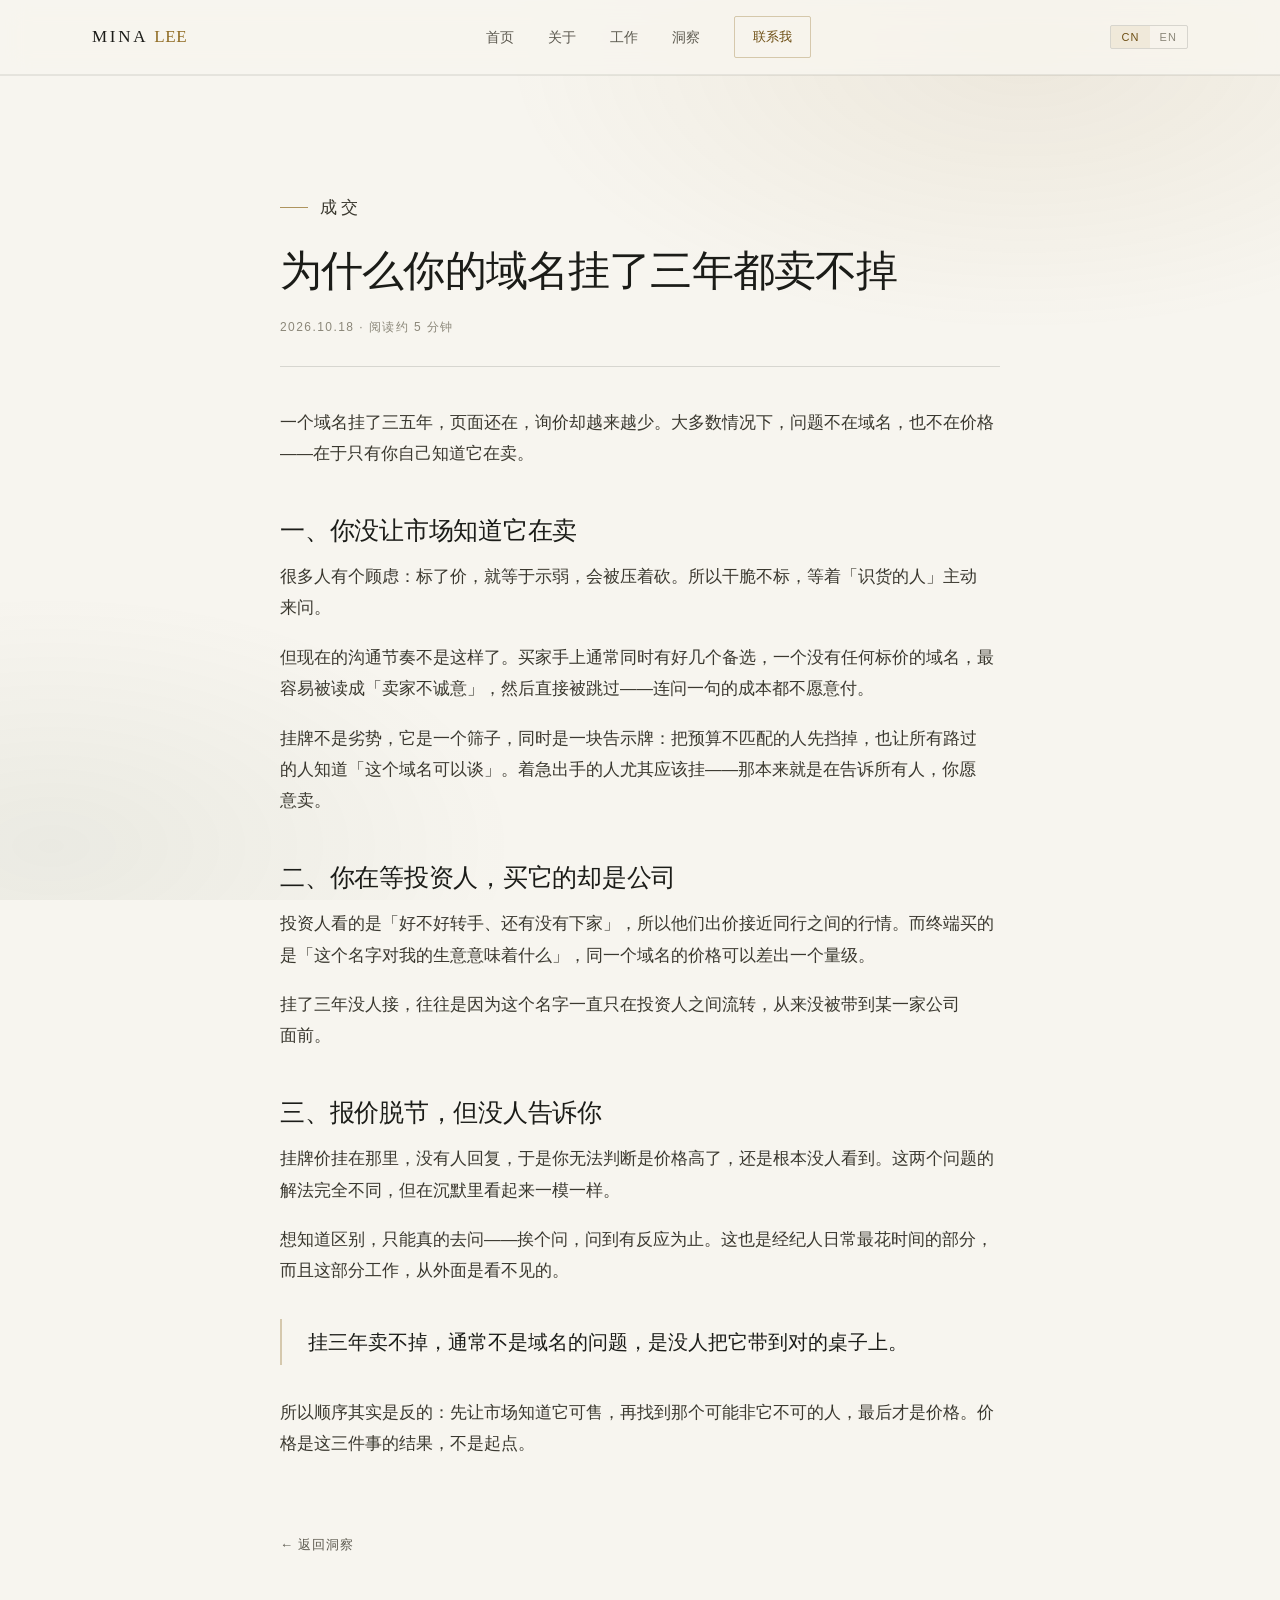
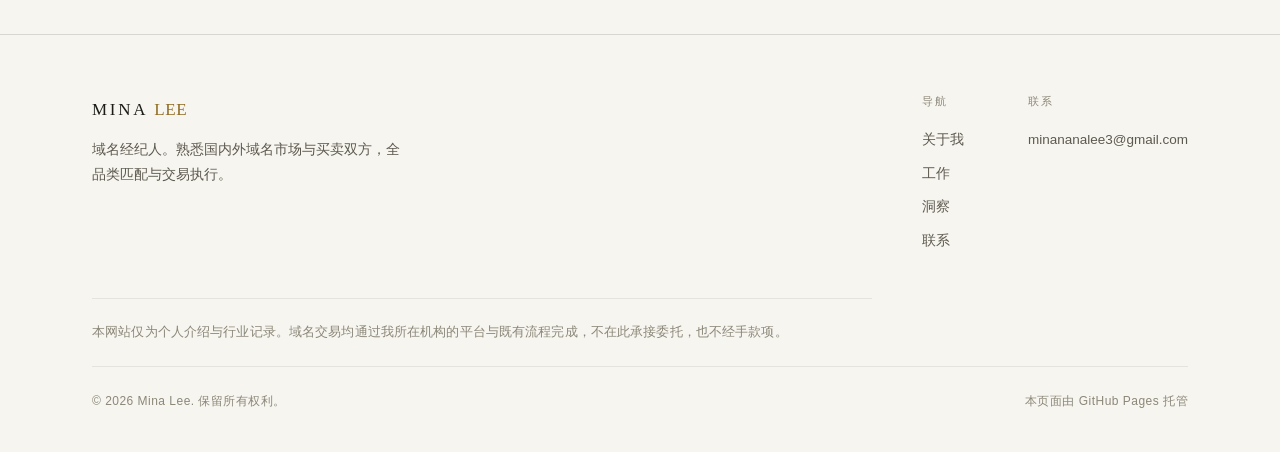
<file: posts/why-a-broker.html>
<!DOCTYPE html>
<html lang="zh-CN">
<head>
<meta charset="UTF-8">
<meta name="viewport" content="width=device-width, initial-scale=1">
<title>为什么你的域名挂了三年都卖不掉 — Mina Lee</title>
<meta name="description" content="多数卖不掉的域名不是因为价格，而是没人知道你在卖，也没人替你去找真正的买家。出售页、买家类型、以及为什么「等」是最贵的策略。">
<meta name="theme-color" content="#F7F5EF">
<link rel="canonical" href="https://minalee3.github.io/posts/why-a-broker.html">
<meta property="og:title" content="为什么你的域名挂了三年都卖不掉 — Mina Lee">
<meta property="og:description" content="多数卖不掉的域名不是因为价格，而是没人知道你在卖，也没人替你去找真正的买家。">
<meta property="og:url" content="https://minalee3.github.io/posts/why-a-broker.html">
<meta property="og:site_name" content="Mina Lee">
<meta property="og:type" content="article">
<meta property="og:image" content="https://minalee3.github.io/assets/og-cover.jpg">
<meta property="og:image:width" content="1200">
<meta property="og:image:height" content="630">
<meta property="og:image:alt" content="Mina Lee — Domain Broker">
<meta property="og:locale" content="zh_CN">
<meta property="og:locale:alternate" content="en_US">
<meta name="twitter:card" content="summary_large_image">
<meta name="twitter:image" content="https://minalee3.github.io/assets/og-cover.jpg">
<link rel="icon" href="../assets/favicon.svg" type="image/svg+xml">
<link rel="stylesheet" href="../assets/style.css">
</head>
<body data-title-zh="为什么你的域名挂了三年都卖不掉 — Mina Lee" data-title-en="Why your domain has sat unsold for three years — Mina Lee">

<header class="site-header">
  <div class="wrap header-inner">
    <a class="brand" href="../index.html">MINA<span>LEE</span></a>
    <nav class="nav" id="nav">
      <a href="../index.html" data-zh="首页" data-en="Home">首页</a>
      <a href="../about.html" data-zh="关于" data-en="About">关于</a>
      <a href="../services.html" data-zh="工作" data-en="Work">工作</a>
      <a href="../insights.html" data-zh="洞察" data-en="Insights">洞察</a>
      <a href="../contact.html" class="nav-cta" data-zh="联系我" data-en="Get in touch">联系我</a>
    </nav>
    <div class="header-right">
      <div class="lang" role="group" aria-label="Language">
        <button type="button" data-lang="zh" class="is-active">CN</button>
        <button type="button" data-lang="en">EN</button>
      </div>
      <button class="menu-btn" type="button" aria-label="Menu"><i></i></button>
    </div>
  </div>
</header>

<main>
<section class="block tight">
  <div class="wrap">
    <article class="article">
      <p class="eyebrow" style="margin-top:40px;" data-zh="成交" data-en="Closing">成交</p>
      <h1 data-zh="为什么你的域名挂了三年都卖不掉" data-en="Why your domain has sat unsold for three years">为什么你的域名挂了三年都卖不掉</h1>
      <div class="post-meta"><time datetime="2026-10-18">2026.10.18</time> · <span data-zh="阅读约 5 分钟" data-en="5 min read">阅读约 5 分钟</span></div>

      <p data-zh="一个域名挂了三五年，页面还在，询价却越来越少。大多数情况下，问题不在域名，也不在价格——在于只有你自己知道它在卖。"
         data-en="A name sits listed for three, four, five years. The page is still up, but enquiries dry up. In most cases the problem isn't the name, and it isn't the price — it's that only you know it's for sale.">一个域名挂了三五年，页面还在，询价却越来越少。大多数情况下，问题不在域名，也不在价格——在于只有你自己知道它在卖。</p>

      <h2 data-zh="一、你没让市场知道它在卖" data-en="One: the market doesn't know">一、你没让市场知道它在卖</h2>

      <p data-zh="很多人有个顾虑：标了价，就等于示弱，会被压着砍。所以干脆不标，等着「识货的人」主动来问。"
         data-en="Many sellers worry that naming a price looks weak and invites lowballs, so they leave it blank and wait for the right buyer to come asking.">很多人有个顾虑：标了价，就等于示弱，会被压着砍。所以干脆不标，等着「识货的人」主动来问。</p>

      <p data-zh="但现在的沟通节奏不是这样了。买家手上通常同时有好几个备选，一个没有任何标价的域名，最容易被读成「卖家不诚意」，然后直接被跳过——连问一句的成本都不愿意付。"
         data-en="But that isn't how conversations move now. Buyers usually have several alternatives in hand, and a name with no price at all reads as an unserious seller. It gets skipped before anyone spends a message on it.">但现在的沟通节奏不是这样了。买家手上通常同时有好几个备选，一个没有任何标价的域名，最容易被读成「卖家不诚意」，然后直接被跳过——连问一句的成本都不愿意付。</p>

      <p data-zh="挂牌不是劣势，它是一个筛子，同时是一块告示牌：把预算不匹配的人先挡掉，也让所有路过的人知道「这个域名可以谈」。着急出手的人尤其应该挂——那本来就是在告诉所有人，你愿意卖。"
         data-en="Listing isn't a weakness. It's a filter and a signboard at once: it holds back buyers whose budget won't fit, and tells everyone passing by that the name is negotiable. If you're in a hurry, list it — that's exactly how you announce you're willing to sell.">挂牌不是劣势，它是一个筛子，同时是一块告示牌：把预算不匹配的人先挡掉，也让所有路过的人知道「这个域名可以谈」。着急出手的人尤其应该挂——那本来就是在告诉所有人，你愿意卖。</p>

      <h2 data-zh="二、你在等投资人，买它的却是公司" data-en="Two: you're waiting for investors, but a company buys it">二、你在等投资人，买它的却是公司</h2>

      <p data-zh="投资人看的是「好不好转手、还有没有下家」，所以他们出价接近同行之间的行情。而终端买的是「这个名字对我的生意意味着什么」，同一个域名的价格可以差出一个量级。"
         data-en="Investors price for resale — what the next buyer will pay, so roughly trade level. An end-user prices what the name means to their business. On the same domain, those two numbers can differ by an order of magnitude.">投资人看的是「好不好转手、还有没有下家」，所以他们出价接近同行之间的行情。而终端买的是「这个名字对我的生意意味着什么」，同一个域名的价格可以差出一个量级。</p>

      <p data-zh="挂了三年没人接，往往是因为这个名字一直只在投资人之间流转，从来没被带到某一家公司面前。"
         data-en="Three years without a sale often means the name has only ever circulated among investors — it was never put in front of an actual company.">挂了三年没人接，往往是因为这个名字一直只在投资人之间流转，从来没被带到某一家公司面前。</p>

      <h2 data-zh="三、报价脱节，但没人告诉你" data-en="Three: the number is off, and nobody tells you">三、报价脱节，但没人告诉你</h2>

      <p data-zh="挂牌价挂在那里，没有人回复，于是你无法判断是价格高了，还是根本没人看到。这两个问题的解法完全不同，但在沉默里看起来一模一样。"
         data-en="The price is up there and nobody replies, so you can't tell whether it's too high or nobody saw it. Those two problems need opposite fixes, yet in silence they look identical.">挂牌价挂在那里，没有人回复，于是你无法判断是价格高了，还是根本没人看到。这两个问题的解法完全不同，但在沉默里看起来一模一样。</p>

      <p data-zh="想知道区别，只能真的去问——挨个问，问到有反应为止。这也是经纪人日常最花时间的部分，而且这部分工作，从外面是看不见的。"
         data-en="The only way to tell them apart is to actually ask — one by one, until something comes back. That's where most of a broker's hours go, and it's invisible from the outside.">想知道区别，只能真的去问——挨个问，问到有反应为止。这也是经纪人日常最花时间的部分，而且这部分工作，从外面是看不见的。</p>

      <blockquote>
        <p data-zh="挂三年卖不掉，通常不是域名的问题，是没人把它带到对的桌子上。"
           data-en="Three years unsold is rarely about the name. It's about the name never reaching the right table.">挂三年卖不掉，通常不是域名的问题，是没人把它带到对的桌子上。</p>
      </blockquote>

      <p data-zh="所以顺序其实是反的：先让市场知道它可售，再找到那个可能非它不可的人，最后才是价格。价格是这三件事的结果，不是起点。"
         data-en="So the order is usually reversed: first make it known the name is available, then find the one party who might need it, and only then talk price. Price is the result of those three, not the starting point.">所以顺序其实是反的：先让市场知道它可售，再找到那个可能非它不可的人，最后才是价格。价格是这三件事的结果，不是起点。</p>

      <a class="back" href="../insights.html" data-zh="← 返回洞察" data-en="← Back to insights">← 返回洞察</a>
    </article>
  </div>
</section>
</main>

<footer class="site-footer">
  <div class="wrap">
    <div class="foot-grid">
      <div class="foot-brand">
        <a class="brand" href="../index.html">MINA<span>LEE</span></a>
        <p data-zh="域名经纪人。熟悉国内外域名市场与买卖双方，全品类匹配与交易执行。"
           data-en="Domain broker. At home in the market and its buyers and sellers, here and abroad.">域名经纪人。熟悉国内外域名市场与买卖双方，全品类匹配与交易执行。</p>
      </div>
      <div class="foot-links">
        <div class="foot-col">
          <h4 data-zh="导航" data-en="Site">导航</h4>
          <a href="../about.html" data-zh="关于我" data-en="About">关于我</a>
          <a href="../services.html" data-zh="工作" data-en="Work">工作</a>
          <a href="../insights.html" data-zh="洞察" data-en="Insights">洞察</a>
          <a href="../contact.html" data-zh="联系" data-en="Contact">联系</a>
        </div>
        <div class="foot-col">
          <h4 data-zh="联系" data-en="Reach me">联系</h4>
          <a href="mailto:minananalee3@gmail.com">minananalee3@gmail.com</a>
        </div>
      </div>
    </div>
    <div class="foot-note">
      <p data-zh="本网站仅为个人介绍与行业记录。域名交易均通过我所在机构的平台与既有流程完成，不在此承接委托，也不经手款项。"
         data-en="This site is a personal introduction and a record of industry notes. All domain transactions run through my firm's platform and existing process — no mandates are taken here, and no funds pass through me.">本网站仅为个人介绍与行业记录。域名交易均通过我所在机构的平台与既有流程完成，不在此承接委托，也不经手款项。</p>
    </div>
    <div class="foot-bottom">
      <span>© <span id="yr">2026</span> Mina Lee. <span data-zh="保留所有权利。" data-en="All rights reserved.">保留所有权利。</span></span>
      <span data-zh="本页面由 GitHub Pages 托管" data-en="Hosted on GitHub Pages">本页面由 GitHub Pages 托管</span>
    </div>
  </div>
</footer>

<script src="../assets/main.js"></script>
</body>
</html>
</file>
<file: assets/style.css>
/* ==========================================================================
   Mina Lee — Domain Broker
   Dark editorial theme · bilingual
   ========================================================================== */

:root {
  --bg: #F7F5EF;
  --bg-2: #F0EDE3;
  --panel: #FFFFFF;
  --panel-2: #FBF9F3;
  --line: rgba(26, 28, 22, 0.14);
  --line-soft: rgba(26, 28, 22, 0.08);
  --gold: #8F6B22;
  --gold-soft: #6E4F14;
  --gold-dim: rgba(143, 107, 34, 0.32);
  --text: #1B1C18;
  --body: #3A382F;
  --muted: #5C594F;
  --muted-2: #8B8779;
  --serif: "Georgia", "Times New Roman", "Songti SC", "Noto Serif SC", "Source Han Serif SC", serif;
  --sans: -apple-system, BlinkMacSystemFont, "SF Pro Text", "Helvetica Neue", "PingFang SC", "Hiragino Sans GB", "Microsoft YaHei", sans-serif;
  --wrap: 1160px;
  --ease: cubic-bezier(0.22, 0.61, 0.36, 1);
}

* { box-sizing: border-box; }

html {
  scroll-behavior: smooth;
  -webkit-text-size-adjust: 100%;
}

body {
  margin: 0;
  background: var(--bg);
  color: var(--text);
  font-family: var(--sans);
  font-size: 16px;
  line-height: 1.75;
  -webkit-font-smoothing: antialiased;
  text-rendering: optimizeLegibility;
}

body::before {
  content: "";
  position: fixed;
  inset: 0;
  pointer-events: none;
  z-index: 0;
  background:
    radial-gradient(58% 44% at 80% 6%, rgba(143, 107, 34, 0.09), transparent 70%),
    radial-gradient(52% 40% at 4% 94%, rgba(74, 96, 62, 0.07), transparent 70%);
}

img { max-width: 100%; display: block; }

a {
  color: inherit;
  text-decoration: none;
  transition: color 0.25s var(--ease), border-color 0.25s var(--ease), background 0.25s var(--ease);
}

::selection { background: rgba(143, 107, 34, 0.22); color: #1B1C18; }

.wrap {
  width: 100%;
  max-width: var(--wrap);
  margin: 0 auto;
  padding: 0 32px;
  position: relative;
  z-index: 1;
}

/* ---------- Type ---------- */

h1, h2, h3, h4 {
  font-family: var(--serif);
  font-weight: 400;
  letter-spacing: -0.01em;
  margin: 0;
  line-height: 1.18;
  text-wrap: balance;
}

p { margin: 0 0 1.1em; text-wrap: pretty; }

/* keep a quantity + unit together so CJK line-breaking never splits them */
.nw { white-space: nowrap; }

/* ---------- article sources ---------- */

.sources {
  margin: 48px 0 8px;
  padding-top: 24px;
  border-top: 1px solid var(--line-soft);
}

.sources h4 {
  font-family: var(--sans);
  font-size: 11px;
  font-weight: 400;
  letter-spacing: 0.22em;
  text-transform: uppercase;
  color: var(--muted-2);
  margin: 0 0 16px;
}

.sources ul {
  margin: 0 0 14px;
  padding-left: 16px;
}

.sources li {
  font-size: 13px;
  line-height: 1.8;
  color: var(--muted);
  margin-bottom: 6px;
}

.sources .src-note {
  font-size: 12px;
  line-height: 1.7;
  color: var(--muted-2);
  margin: 0;
}

.eyebrow {
  font-family: var(--sans);
  font-size: 11px;
  letter-spacing: 0.22em;
  text-transform: uppercase;
  color: var(--gold);
  margin: 0 0 22px;
  display: flex;
  align-items: center;
  gap: 12px;
}

.eyebrow::before {
  content: "";
  width: 28px;
  height: 1px;
  background: var(--gold);
  opacity: 0.7;
}

.lede {
  color: var(--muted);
  font-size: 17px;
  line-height: 1.85;
  max-width: 40em;
  text-wrap: pretty;
}

.section-head {
  max-width: 760px;
  margin-bottom: 56px;
}

.section-head h2 {
  font-size: clamp(28px, 3.4vw, 44px);
  margin-bottom: 18px;
}

.section-head p {
  color: var(--muted);
  font-size: 16px;
  margin: 0;
}

section.block {
  padding: 104px 0;
  border-top: 1px solid var(--line-soft);
  position: relative;
  z-index: 1;
}

section.block.tight { padding: 76px 0; }

/* ---------- Header ---------- */

.site-header {
  position: sticky;
  top: 0;
  z-index: 50;
  background: rgba(247, 245, 239, 0.86);
  backdrop-filter: saturate(180%) blur(14px);
  -webkit-backdrop-filter: saturate(180%) blur(14px);
  border-bottom: 1px solid var(--line-soft);
}

.header-inner {
  display: flex;
  align-items: center;
  justify-content: space-between;
  gap: 24px;
  height: 74px;
}

.brand {
  font-family: var(--serif);
  font-size: 17px;
  letter-spacing: 0.16em;
  white-space: nowrap;
}

.brand span {
  color: var(--gold);
  margin-left: 6px;
  letter-spacing: 0.04em;
}

.nav {
  display: flex;
  align-items: center;
  gap: 34px;
  font-size: 14px;
}

.nav a {
  color: var(--muted);
  position: relative;
  padding: 4px 0;
}

.nav a:hover, .nav a.is-current { color: var(--text); }

.nav a.is-current::after {
  content: "";
  position: absolute;
  left: 0;
  right: 0;
  bottom: -2px;
  height: 1px;
  background: var(--gold);
}

.nav-cta {
  border: 1px solid var(--gold-dim) !important;
  padding: 9px 18px !important;
  color: var(--gold-soft) !important;
  border-radius: 2px;
  font-size: 13px;
}

.nav-cta:hover {
  background: rgba(200, 169, 106, 0.1);
  border-color: var(--gold) !important;
}

.header-right {
  display: flex;
  align-items: center;
  gap: 16px;
}

.lang {
  display: flex;
  border: 1px solid var(--line);
  border-radius: 2px;
  overflow: hidden;
}

.lang button {
  appearance: none;
  border: 0;
  background: transparent;
  color: var(--muted-2);
  font-family: var(--sans);
  font-size: 11px;
  letter-spacing: 0.1em;
  padding: 5px 10px;
  cursor: pointer;
  transition: all 0.2s var(--ease);
}

.lang button.is-active {
  background: rgba(200, 169, 106, 0.14);
  color: var(--gold-soft);
}

.menu-btn {
  display: none;
  appearance: none;
  background: transparent;
  border: 1px solid var(--line);
  border-radius: 2px;
  width: 38px;
  height: 34px;
  cursor: pointer;
  position: relative;
}

.menu-btn i,
.menu-btn i::before,
.menu-btn i::after {
  position: absolute;
  left: 50%;
  width: 16px;
  height: 1px;
  background: var(--text);
  transform: translateX(-50%);
  transition: 0.25s var(--ease);
}

.menu-btn i { top: 50%; }
.menu-btn i::before { content: ""; top: -5px; left: 0; transform: none; }
.menu-btn i::after { content: ""; top: 5px; left: 0; transform: none; }

/* ---------- Hero ---------- */

.hero {
  padding: 96px 0 88px;
  position: relative;
  z-index: 1;
}

.hero-grid {
  display: grid;
  grid-template-columns: 1.12fr 0.88fr;
  gap: 72px;
  align-items: center;
}

.hero h1 {
  font-size: clamp(46px, 6.6vw, 86px);
  line-height: 0.98;
  letter-spacing: -0.03em;
  margin-bottom: 26px;
}

.hero h1 em {
  font-style: normal;
  color: var(--gold);
}

.hero-sub {
  font-family: var(--serif);
  font-size: clamp(20px, 2.3vw, 27px);
  line-height: 1.5;
  color: var(--text);
  margin: 0 0 22px;
  max-width: 20em;
  text-wrap: balance;
}

.hero-copy {
  color: var(--muted);
  font-size: 16px;
  max-width: 34em;
  margin-bottom: 34px;
}

.actions {
  display: flex;
  flex-wrap: wrap;
  gap: 14px;
  margin-bottom: 56px;
}

.btn {
  display: inline-flex;
  align-items: center;
  gap: 10px;
  padding: 14px 26px;
  border-radius: 2px;
  font-size: 14px;
  letter-spacing: 0.02em;
  border: 1px solid transparent;
}

.btn-primary {
  background: var(--gold);
  color: #FFFFFF;
  font-weight: 500;
}

.btn-primary:hover { background: var(--gold-soft); }

.btn-ghost {
  border-color: var(--line);
  color: var(--text);
}

.btn-ghost:hover { border-color: var(--gold-dim); color: var(--gold-soft); }

.btn .arw { transition: transform 0.25s var(--ease); }
.btn:hover .arw { transform: translateX(4px); }

/* stats */

.stats {
  display: grid;
  grid-template-columns: repeat(4, 1fr);
  border-top: 1px solid var(--line);
  padding-top: 30px;
  gap: 18px;
}

.stat .num {
  font-family: var(--serif);
  font-size: clamp(22px, 2.5vw, 30px);
  line-height: 1.2;
  color: var(--text);
  display: block;
  white-space: nowrap;
}

.stat .num small {
  font-size: 13px;
  color: var(--muted);
  margin-left: 3px;
  font-family: var(--sans);
}

.stat .num .cur {
  font-family: var(--sans);
  font-size: 0.62em;
  margin-right: 1px;
  color: var(--muted);
  vertical-align: 0.12em;
}

.stat .lab {
  font-size: 11px;
  letter-spacing: 0.12em;
  text-transform: uppercase;
  color: var(--muted-2);
  margin-top: 8px;
  display: block;
  line-height: 1.45;
}

/* portrait */

.portrait {
  position: relative;
}

.portrait-frame {
  position: relative;
  border: 1px solid var(--line);
  padding: 10px;
  background: linear-gradient(160deg, rgba(255,255,255,0.9), rgba(240,236,226,0.9));
}

.portrait-frame::after {
  content: "";
  position: absolute;
  inset: 10px;
  border: 1px solid rgba(200, 169, 106, 0.18);
  pointer-events: none;
}

.portrait-frame img {
  width: 100%;
  height: auto;
  aspect-ratio: 4 / 5;
  object-fit: cover;
  filter: saturate(0.92) contrast(1.02);
}

.portrait-tag {
  position: absolute;
  left: -18px;
  bottom: 34px;
  background: var(--bg);
  border: 1px solid var(--line);
  border-left: 2px solid var(--gold);
  padding: 10px 16px;
  font-size: 11px;
  letter-spacing: 0.14em;
  text-transform: uppercase;
  color: var(--muted);
}

/* ---------- Cards / services ---------- */

.svc-grid {
  display: grid;
  grid-template-columns: repeat(3, 1fr);
  gap: 1px;
  background: var(--line);
  border: 1px solid var(--line);
}

.svc {
  background: var(--bg);
  padding: 40px 32px 44px;
  transition: background 0.3s var(--ease);
  position: relative;
}

.svc:hover { background: var(--panel); }

.svc .idx {
  font-size: 11px;
  letter-spacing: 0.16em;
  color: var(--gold);
  display: block;
  margin-bottom: 26px;
}

.svc h3 {
  font-size: 21px;
  margin-bottom: 14px;
}

.svc p {
  font-size: 14.5px;
  color: var(--muted);
  line-height: 1.8;
  margin-bottom: 0;
}

.svc ul {
  list-style: none;
  margin: 20px 0 0;
  padding: 0;
  font-size: 13.5px;
  color: var(--muted);
}

.svc ul li {
  padding: 7px 0;
  border-top: 1px solid var(--line-soft);
  display: flex;
  gap: 10px;
}

.svc ul li::before {
  content: "—";
  color: var(--gold-dim);
}

/* ---------- Process ---------- */

.steps {
  display: grid;
  grid-template-columns: repeat(4, 1fr);
  gap: 40px;
  counter-reset: step;
}

.step {
  border-top: 1px solid var(--line);
  padding-top: 24px;
  position: relative;
}

.step::before {
  counter-increment: step;
  content: "0" counter(step);
  font-family: var(--serif);
  font-size: 13px;
  color: var(--gold);
  letter-spacing: 0.1em;
  display: block;
  margin-bottom: 14px;
}

.step h3 {
  font-size: 17px;
  margin-bottom: 10px;
}

.step p {
  font-size: 14px;
  color: var(--muted);
  margin: 0;
  line-height: 1.8;
}

/* ---------- Case studies ---------- */

.cases {
  display: grid;
  grid-template-columns: repeat(3, 1fr);
  gap: 24px;
}

.case {
  border: 1px solid var(--line);
  background: linear-gradient(180deg, rgba(255,255,255,0.85), rgba(251,249,243,0.5));
  padding: 30px 28px 32px;
  display: flex;
  flex-direction: column;
  transition: border-color 0.3s var(--ease), transform 0.3s var(--ease);
}

.case:hover {
  border-color: var(--gold-dim);
  transform: translateY(-3px);
}

.case .kind {
  font-size: 10.5px;
  letter-spacing: 0.18em;
  text-transform: uppercase;
  color: var(--gold);
  margin-bottom: 18px;
}

.case h3 {
  font-size: 22px;
  margin-bottom: 6px;
  font-family: var(--serif);
}

.case .amount {
  font-family: var(--serif);
  font-size: 26px;
  color: var(--gold-soft);
  margin: 14px 0 18px;
  letter-spacing: -0.01em;
}

.case .amount small {
  font-size: 12px;
  color: var(--muted-2);
  font-family: var(--sans);
  letter-spacing: 0.06em;
  display: block;
  margin-top: 4px;
}

.case p {
  font-size: 14px;
  color: var(--muted);
  line-height: 1.8;
  margin: 0;
}

.case .meta {
  margin-top: auto;
  padding-top: 20px;
  border-top: 1px solid var(--line-soft);
  font-size: 12px;
  color: var(--muted-2);
  display: flex;
  justify-content: space-between;
  letter-spacing: 0.04em;
}

/* ---------- Talks (discretion section) ---------- */

.talks {
  display: grid;
  grid-template-columns: repeat(3, 1fr);
  gap: 36px;
}

.talks.two { grid-template-columns: repeat(2, 1fr); gap: 40px 56px; }

.talk {
  border-top: 1px solid var(--line);
  padding-top: 22px;
}

.talk h3 {
  font-size: 16.5px;
  margin-bottom: 10px;
}

.talk p {
  font-size: 14px;
  color: var(--muted);
  margin: 0;
  line-height: 1.8;
}

/* ---------- List rows (insights) ---------- */

.rows { border-top: 1px solid var(--line); }

.row {
  display: grid;
  grid-template-columns: 120px 1fr auto;
  gap: 32px;
  align-items: baseline;
  padding: 26px 0;
  border-bottom: 1px solid var(--line-soft);
  transition: background 0.25s var(--ease), padding 0.25s var(--ease);
}

.row:hover { background: rgba(143, 107, 34, 0.045); }

.row .date {
  font-size: 12px;
  color: var(--muted-2);
  letter-spacing: 0.08em;
}

.row h3 {
  font-size: 19px;
  margin: 0 0 6px;
}

.row p {
  font-size: 14px;
  color: var(--muted);
  margin: 0;
}

.row .go {
  font-size: 12px;
  color: var(--gold);
  letter-spacing: 0.1em;
  white-space: nowrap;
}

/* ---------- CTA band ---------- */

.cta-band {
  border: 1px solid var(--line);
  background:
    radial-gradient(80% 120% at 12% 0%, rgba(200, 169, 106, 0.10), transparent 60%),
    var(--panel);
  padding: 64px 56px;
  display: flex;
  align-items: center;
  justify-content: space-between;
  gap: 40px;
  flex-wrap: wrap;
}

.cta-band h2 {
  font-size: clamp(26px, 3vw, 38px);
  margin-bottom: 12px;
}

.cta-band p {
  color: var(--muted);
  margin: 0;
  max-width: 46ch;
  font-size: 15px;
}

/* ---------- Contact ---------- */

.contact-grid {
  display: grid;
  grid-template-columns: 1fr 0.72fr;
  gap: 64px;
  align-items: start;
}

.cm-list { border-top: 1px solid var(--line); }

.cm {
  display: grid;
  grid-template-columns: 120px 1fr;
  gap: 20px;
  padding: 22px 0;
  border-bottom: 1px solid var(--line-soft);
  align-items: center;
}

.cm .k {
  font-size: 11px;
  letter-spacing: 0.16em;
  text-transform: uppercase;
  color: var(--muted-2);
}

.cm .v {
  font-size: 17px;
  color: var(--text);
  word-break: break-all;
}

.cm a.v:hover { color: var(--gold-soft); }

.qr-stack {
  display: grid;
  gap: 18px;
}

.qr-card {
  border: 1px solid var(--line);
  padding: 22px 20px 20px;
  text-align: center;
  background: linear-gradient(180deg, rgba(255,255,255,0.9), rgba(251,249,243,0.4));
}

.qr-card img {
  margin: 0 auto 16px;
  width: 100%;
  max-width: 190px;
  height: auto;
  border-radius: 2px;
}

.qr-card .cap {
  font-size: 12px;
  color: var(--muted);
  letter-spacing: 0.06em;
  line-height: 1.7;
}

.qr-card .cap strong {
  color: var(--text);
  font-weight: 600;
  letter-spacing: 0.1em;
  display: block;
  margin-bottom: 4px;
  font-size: 12.5px;
}

/* ---------- Article ---------- */

.article {
  max-width: 720px;
  margin: 0 auto;
}

.article h1 {
  font-size: clamp(30px, 3.6vw, 42px);
  margin: 24px 0 20px;
  letter-spacing: -0.02em;
}

.article .post-meta {
  font-size: 12px;
  letter-spacing: 0.12em;
  text-transform: uppercase;
  color: var(--muted-2);
  padding-bottom: 28px;
  border-bottom: 1px solid var(--line);
  margin-bottom: 40px;
}

.article h2 {
  font-size: 25px;
  margin: 46px 0 16px;
}

.article p, .article li {
  color: var(--body);
  font-size: 16.5px;
  line-height: 1.9;
}

.article ul, .article ol { padding-left: 22px; }
.article li { margin-bottom: 10px; }

.article blockquote {
  margin: 32px 0;
  padding: 4px 0 4px 26px;
  border-left: 2px solid var(--gold-dim);
  font-family: var(--serif);
  font-size: 20px;
  color: var(--text);
}

.article blockquote p { color: var(--text); font-size: 20px; margin: 0; }

.article .back {
  display: inline-block;
  margin-top: 56px;
  font-size: 13px;
  color: var(--muted);
  letter-spacing: 0.06em;
}

.article .back:hover { color: var(--gold-soft); }

/* ---------- Page header ---------- */

.page-head {
  padding: 84px 0 64px;
  border-bottom: 1px solid var(--line-soft);
}

.page-head h1 {
  font-size: clamp(34px, 5vw, 60px);
  letter-spacing: -0.03em;
  margin-bottom: 20px;
}

/* ---------- About layout ---------- */

.about-grid {
  display: grid;
  grid-template-columns: 0.8fr 1.2fr;
  gap: 72px;
  align-items: start;
}

.about-grid .side { position: sticky; top: 106px; }

.facts { border-top: 1px solid var(--line); margin-top: 28px; }

.fact {
  display: flex;
  justify-content: space-between;
  gap: 16px;
  padding: 13px 0;
  border-bottom: 1px solid var(--line-soft);
  font-size: 13.5px;
}

.fact dt { color: var(--muted-2); margin: 0; }
.fact dd { margin: 0; color: var(--text); text-align: right; }

.prose h2 {
  font-size: 26px;
  margin: 44px 0 18px;
}

.prose h2:first-child { margin-top: 0; }

.prose p { color: var(--body); font-size: 16px; line-height: 1.9; }

.prose ul {
  list-style: none;
  margin: 0 0 1.1em;
  padding: 0;
}

.prose ul li {
  position: relative;
  padding-left: 20px;
  margin-bottom: 12px;
  font-size: 16px;
  line-height: 1.85;
  color: var(--body);
  text-wrap: pretty;
}

.prose ul li::before {
  content: "";
  position: absolute;
  left: 2px;
  top: 0.72em;
  width: 5px;
  height: 1px;
  background: var(--gold-dim);
}

.prose ul li strong {
  font-weight: 500;
  color: var(--text);
}

.pull {
  font-family: var(--serif);
  font-size: 24px;
  line-height: 1.55;
  color: var(--text);
  border-left: 2px solid var(--gold);
  padding-left: 26px;
  margin: 36px 0;
}

/* ---------- FAQ ---------- */

.faq { border-top: 1px solid var(--line); }

.faq details {
  border-bottom: 1px solid var(--line-soft);
  padding: 4px 0;
}

.faq summary {
  list-style: none;
  cursor: pointer;
  padding: 22px 40px 22px 0;
  font-family: var(--serif);
  font-size: 19px;
  color: var(--text);
  position: relative;
  transition: color 0.25s var(--ease);
}

.faq summary::-webkit-details-marker { display: none; }

.faq summary::after {
  content: "+";
  position: absolute;
  right: 6px;
  top: 50%;
  transform: translateY(-50%);
  font-size: 22px;
  color: var(--gold);
  font-family: var(--sans);
  font-weight: 300;
  transition: transform 0.3s var(--ease);
}

.faq details[open] summary::after { transform: translateY(-50%) rotate(45deg); }
.faq summary:hover { color: var(--gold-soft); }

.faq details p {
  font-size: 15px;
  color: var(--muted);
  line-height: 1.85;
  margin: 0 0 24px;
  max-width: 68ch;
}

/* ---------- Footer ---------- */

.site-footer {
  border-top: 1px solid var(--line);
  padding: 60px 0 40px;
  margin-top: 0;
  position: relative;
  z-index: 1;
}

.foot-grid {
  display: flex;
  justify-content: space-between;
  gap: 40px;
  flex-wrap: wrap;
  margin-bottom: 40px;
}

.foot-brand { max-width: 320px; }

.foot-brand .brand { display: inline-block; margin-bottom: 14px; }

.foot-brand p {
  font-size: 13.5px;
  color: var(--muted);
  line-height: 1.8;
  margin: 0;
}

.foot-links {
  display: flex;
  gap: 64px;
}

.foot-col h4 {
  font-family: var(--sans);
  font-size: 10.5px;
  letter-spacing: 0.18em;
  text-transform: uppercase;
  color: var(--muted-2);
  margin-bottom: 16px;
}

.foot-col a {
  display: block;
  font-size: 13.5px;
  color: var(--muted);
  padding: 5px 0;
}

.foot-col a:hover { color: var(--gold-soft); }

.foot-note {
  border-top: 1px solid var(--line-soft);
  padding-top: 22px;
  margin: 0 0 22px;
  max-width: 780px;
  font-size: 12.5px;
  line-height: 1.85;
  color: var(--muted-2);
  letter-spacing: 0.01em;
}

.foot-note p { margin: 0; }

.foot-bottom {
  border-top: 1px solid var(--line-soft);
  padding-top: 24px;
  display: flex;
  justify-content: space-between;
  gap: 20px;
  flex-wrap: wrap;
  font-size: 12px;
  color: var(--muted-2);
  letter-spacing: 0.04em;
}

/* ---------- Reveal ---------- */

.reveal {
  opacity: 0;
  transform: translateY(18px);
  transition: opacity 0.8s var(--ease), transform 0.8s var(--ease);
}

.reveal.is-in {
  opacity: 1;
  transform: none;
}

@media (prefers-reduced-motion: reduce) {
  .reveal { opacity: 1; transform: none; transition: none; }
  html { scroll-behavior: auto; }
}

/* ---------- Responsive ---------- */

@media (max-width: 1000px) {
  .hero-grid { grid-template-columns: 1fr; gap: 52px; }
  .portrait { max-width: 420px; }
  .portrait-tag { left: auto; right: -10px; bottom: 20px; }
  .svc-grid { grid-template-columns: 1fr; }
  .cases { grid-template-columns: 1fr; }
  .steps { grid-template-columns: repeat(2, 1fr); gap: 32px; }
  .about-grid { grid-template-columns: 1fr; gap: 48px; }
  .about-grid .side { position: static; }
  .contact-grid { grid-template-columns: 1fr; gap: 44px; }
  .nav { gap: 24px; }
  .stats { grid-template-columns: repeat(2, 1fr); gap: 26px; }
}

@media (max-width: 820px) {
  .wrap { padding: 0 22px; }
  .menu-btn { display: block; }
  .nav {
    position: fixed;
    inset: 74px 0 auto 0;
    background: rgba(247, 245, 239, 0.985);
    border-bottom: 1px solid var(--line);
    flex-direction: column;
    align-items: stretch;
    gap: 0;
    padding: 8px 22px 24px;
    display: none;
  }
  .nav.is-open { display: flex; }
  .nav a {
    padding: 16px 0;
    border-bottom: 1px solid var(--line-soft);
    font-size: 16px;
  }
  .nav a.is-current::after { display: none; }
  .nav-cta { margin-top: 18px; text-align: center; }
  .hero { padding: 64px 0 56px; }
  .actions { flex-direction: column; align-items: stretch; }
  .actions .btn { width: 100%; justify-content: center; }
  section.block { padding: 72px 0; }
  .section-head { margin-bottom: 40px; }
  .row { grid-template-columns: 1fr; gap: 8px; }
  .row .go { display: none; }
  .cta-band { padding: 40px 26px; }
  .page-head { padding: 56px 0 44px; }
  .cm { grid-template-columns: 92px 1fr; }
  .foot-links { gap: 40px; }
  .steps { grid-template-columns: 1fr; }
  .talks { grid-template-columns: 1fr; gap: 28px; }
  .talks.two { grid-template-columns: 1fr; gap: 28px; }
}
</file>
